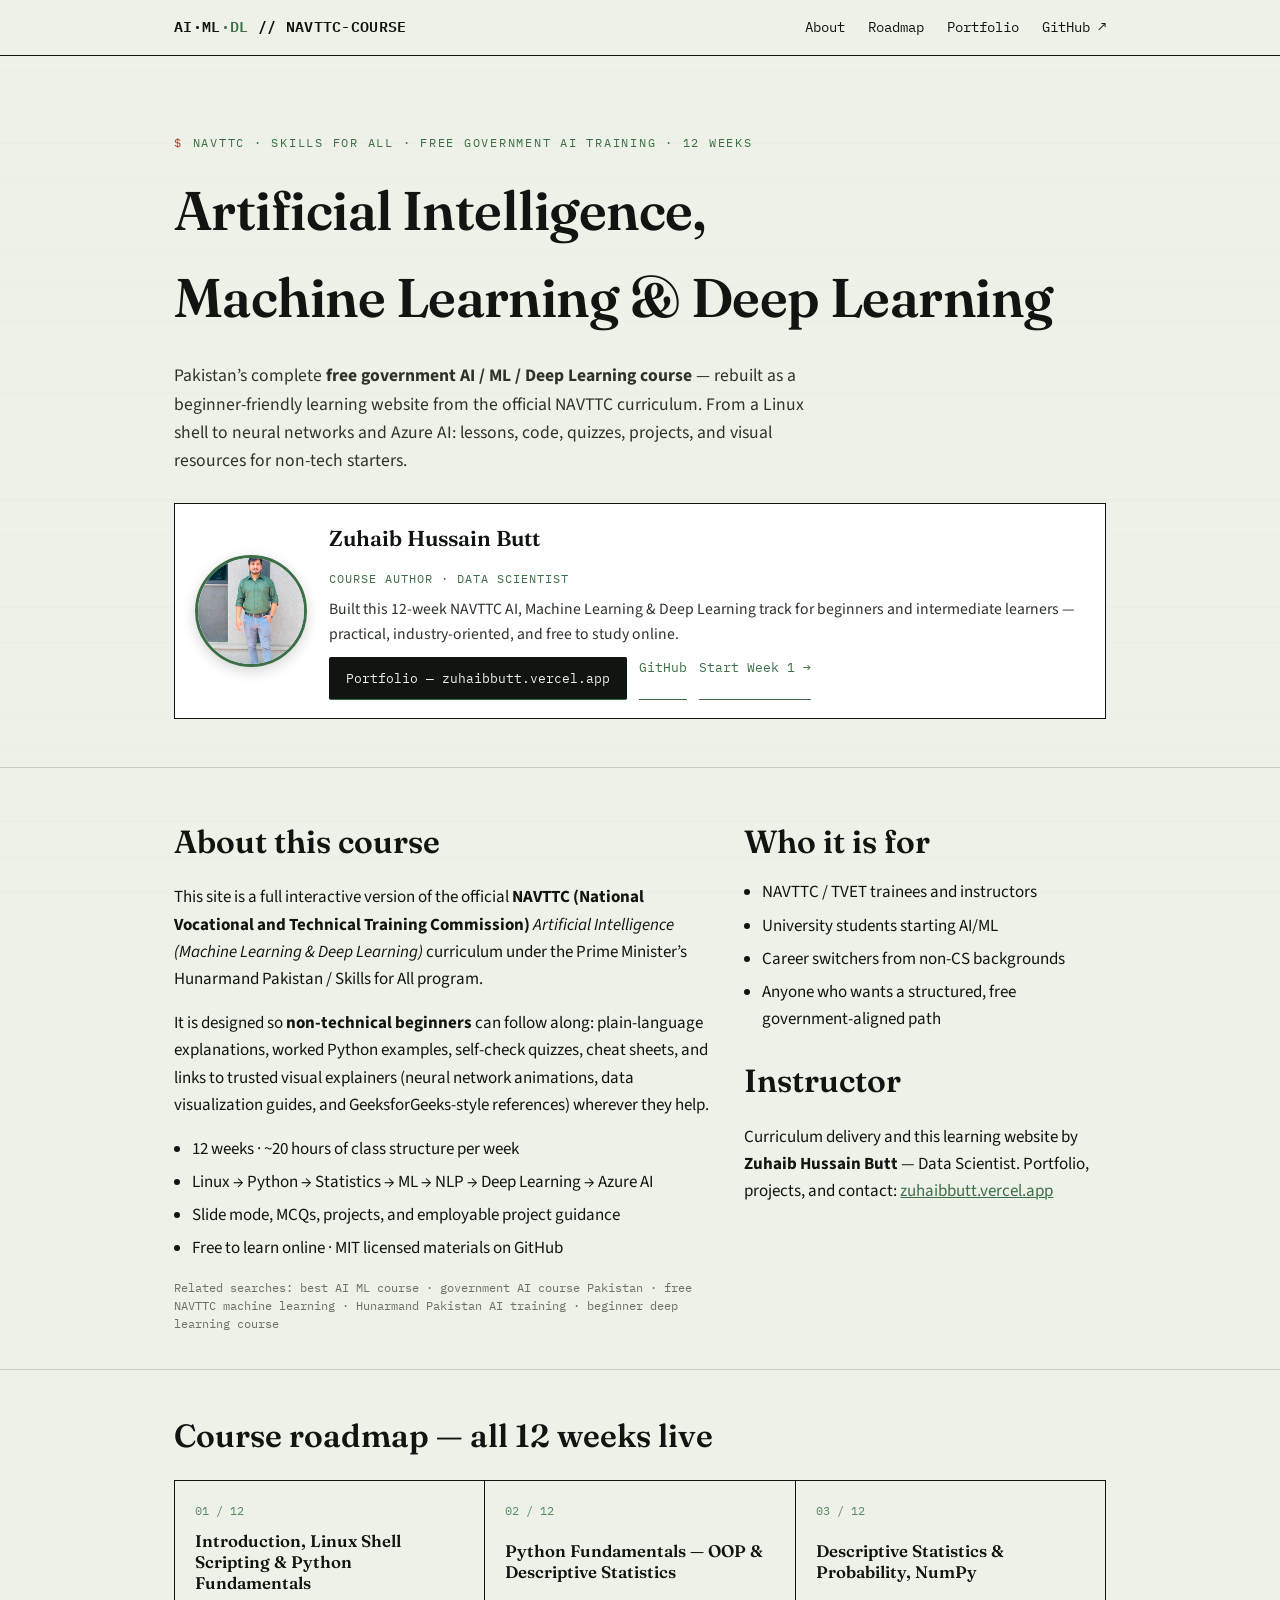
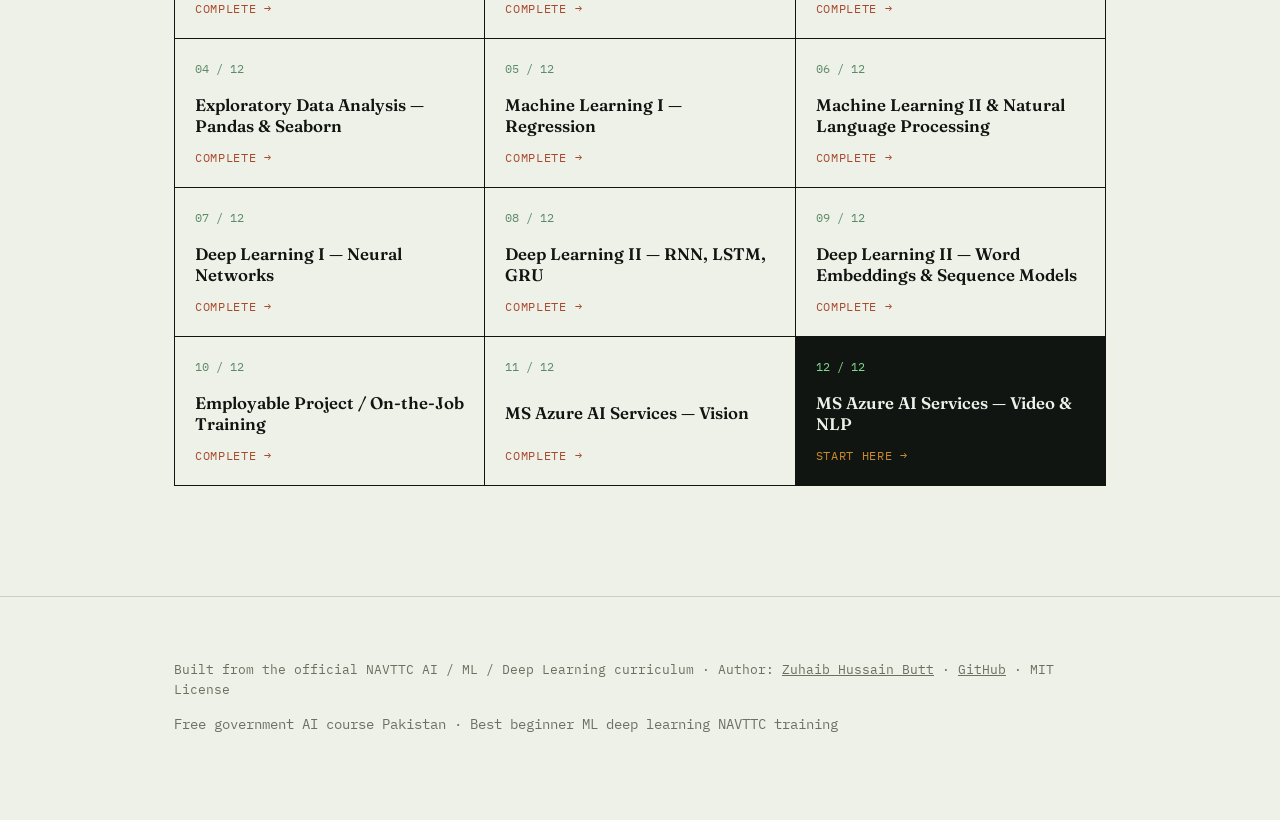
<file: index.html>
<!DOCTYPE html>
<html lang="en">
<head>
<meta charset="UTF-8">
<meta name="viewport" content="width=device-width, initial-scale=1.0">
<title>Best Free Government AI ML Deep Learning Course Pakistan | NAVTTC 12-Week Training by Zuhaib Hussain Butt</title>
<meta name="description" content="Best free government AI, Machine Learning and Deep Learning course in Pakistan. Complete 12-week NAVTTC Skills for All curriculum by Zuhaib Hussain Butt — Linux, Python, statistics, classical ML, NLP, neural networks, CNNs, LSTM, Azure AI. Beginner-friendly lessons, code, quizzes, and projects.">
<meta name="keywords" content="best AI ML course, best free AI course Pakistan, government AI course, NAVTTC AI course, Hunarmand Pakistan AI, machine learning course for beginners, deep learning course Pakistan, free government IT course, AI training NAVTTC, Zuhaib Hussain Butt, learn AI ML DL">
<meta name="author" content="Zuhaib Hussain Butt">
<meta name="robots" content="index, follow, max-image-preview:large">
<link rel="canonical" href="https://zuhaibbutt786.github.io/AI-ML-Navttc-course-By-zuhaib-/">

<!-- Open Graph -->
<meta property="og:type" content="website">
<meta property="og:title" content="Best Free Government AI · ML · Deep Learning Course | NAVTTC">
<meta property="og:description" content="12-week beginner-friendly NAVTTC Artificial Intelligence, Machine Learning & Deep Learning course — full lessons, code, quizzes, projects. Built by Zuhaib Hussain Butt.">
<meta property="og:url" content="https://zuhaibbutt786.github.io/AI-ML-Navttc-course-By-zuhaib-/">
<meta property="og:image" content="https://zuhaibbutt786.github.io/AI-ML-Navttc-course-By-zuhaib-/assets/img/zuhaib-hussain-butt.jpg">
<meta property="og:locale" content="en_PK">
<meta property="og:site_name" content="NAVTTC AI ML DL Course">

<!-- Twitter -->
<meta name="twitter:card" content="summary">
<meta name="twitter:title" content="Best Free Government AI ML Deep Learning Course | NAVTTC">
<meta name="twitter:description" content="Complete 12-week NAVTTC AI, ML & Deep Learning training — free, beginner-friendly, with code and quizzes.">
<meta name="twitter:image" content="https://zuhaibbutt786.github.io/AI-ML-Navttc-course-By-zuhaib-/assets/img/zuhaib-hussain-butt.jpg">

<link rel="preconnect" href="https://fonts.googleapis.com">
<link href="https://fonts.googleapis.com/css2?family=Fraunces:wght@500;600;700&family=Source+Sans+3:wght@400;500;600&family=IBM+Plex+Mono:wght@400;500;600&display=swap" rel="stylesheet">
<link rel="stylesheet" href="assets/css/style.css">

<!-- Structured data: Course -->
<script type="application/ld+json">
{
  "@context": "https://schema.org",
  "@type": "Course",
  "name": "Artificial Intelligence (Machine Learning & Deep Learning) — NAVTTC",
  "description": "A complete 12-week government (NAVTTC / Skills for All) Artificial Intelligence, Machine Learning and Deep Learning training program for beginners through intermediate learners. Includes Linux, Python, statistics, classical ML, NLP, deep learning, and Microsoft Azure AI services.",
  "url": "https://zuhaibbutt786.github.io/AI-ML-Navttc-course-By-zuhaib-/",
  "provider": {
    "@type": "Organization",
    "name": "National Vocational and Technical Training Commission (NAVTTC)",
    "sameAs": "https://navttc.gov.pk/"
  },
  "instructor": {
    "@type": "Person",
    "name": "Zuhaib Hussain Butt",
    "url": "https://zuhaibbutt.vercel.app/",
    "jobTitle": "Data Scientist & Course Author",
    "image": "https://zuhaibbutt786.github.io/AI-ML-Navttc-course-By-zuhaib-/assets/img/zuhaib-hussain-butt.jpg"
  },
  "isAccessibleForFree": true,
  "inLanguage": "en",
  "educationalLevel": "Beginner to Intermediate",
  "timeRequired": "P12W",
  "teaches": [
    "Artificial Intelligence",
    "Machine Learning",
    "Deep Learning",
    "Python",
    "Natural Language Processing",
    "Microsoft Azure AI"
  ],
  "hasCourseInstance": {
    "@type": "CourseInstance",
    "courseMode": "online",
    "courseWorkload": "PT20H"
  }
}
</script>
<script type="application/ld+json">
{
  "@context": "https://schema.org",
  "@type": "Person",
  "name": "Zuhaib Hussain Butt",
  "url": "https://zuhaibbutt.vercel.app/",
  "image": "https://zuhaibbutt786.github.io/AI-ML-Navttc-course-By-zuhaib-/assets/img/zuhaib-hussain-butt.jpg",
  "jobTitle": "Data Scientist",
  "alumniOf": "GIFT University",
  "sameAs": [
    "https://github.com/zuhaibbutt786",
    "https://zuhaibbutt.vercel.app/"
  ]
}
</script>
</head>
<body>

<header class="topbar">
  <div class="wrap">
    <div class="brand"><a href="index.html" style="color:inherit;text-decoration:none;">AI·ML<span>·DL</span> // navttc-course</a></div>
    <nav class="topnav">
      <a href="#about">About</a>
      <a href="#roadmap">Roadmap</a>
      <a href="https://zuhaibbutt.vercel.app/" target="_blank" rel="noopener">Portfolio</a>
      <a href="https://github.com/zuhaibbutt786/AI-ML-Navttc-course-By-zuhaib-" target="_blank" rel="noopener">GitHub ↗</a>
    </nav>
  </div>
</header>

<section class="hero">
  <div class="wrap">
    <p class="eyebrow">NAVTTC · Skills for All · Free government AI training · 12 weeks</p>
    <h1>Artificial Intelligence,<br>Machine Learning &amp; Deep Learning</h1>
    <p class="lede">Pakistan’s complete <strong>free government AI / ML / Deep Learning course</strong> —
      rebuilt as a beginner-friendly learning website from the official NAVTTC curriculum.
      From a Linux shell to neural networks and Azure AI: lessons, code, quizzes, projects,
      and visual resources for non-tech starters.</p>

    <div class="instructor-card">
      <img class="avatar" src="assets/img/zuhaib-hussain-butt.jpg" width="112" height="112"
           alt="Zuhaib Hussain Butt — Data Scientist and NAVTTC AI ML Deep Learning course author" />
      <div class="info">
        <h2>Zuhaib Hussain Butt</h2>
        <p class="role">Course author · Data Scientist</p>
        <p class="bio">Built this 12-week NAVTTC AI, Machine Learning &amp; Deep Learning track
          for beginners and intermediate learners — practical, industry-oriented, and free to study online.</p>
        <div class="links">
          <a class="btn-primary" href="https://zuhaibbutt.vercel.app/" target="_blank" rel="noopener">Portfolio — zuhaibbutt.vercel.app</a>
          <a href="https://github.com/zuhaibbutt786" target="_blank" rel="noopener">GitHub</a>
          <a href="week1/index.html">Start Week 1 →</a>
        </div>
      </div>
    </div>
  </div>
</section>

<section class="about-section" id="about">
  <div class="wrap">
    <div class="about-grid">
      <div>
        <h2>About this course</h2>
        <p>This site is a full interactive version of the official
          <strong>NAVTTC (National Vocational and Technical Training Commission)</strong>
          <em>Artificial Intelligence (Machine Learning &amp; Deep Learning)</em> curriculum
          under the Prime Minister’s Hunarmand Pakistan / Skills for All program.</p>
        <p>It is designed so <strong>non-technical beginners</strong> can follow along:
          plain-language explanations, worked Python examples, self-check quizzes, cheat sheets,
          and links to trusted visual explainers (neural network animations, data visualization guides,
          and GeeksforGeeks-style references) wherever they help.</p>
        <ul class="feature-list">
          <li>12 weeks · ~20 hours of class structure per week</li>
          <li>Linux → Python → Statistics → ML → NLP → Deep Learning → Azure AI</li>
          <li>Slide mode, MCQs, projects, and employable project guidance</li>
          <li>Free to learn online · MIT licensed materials on GitHub</li>
        </ul>
        <p class="seo-keywords">Related searches: best AI ML course · government AI course Pakistan ·
          free NAVTTC machine learning · Hunarmand Pakistan AI training · beginner deep learning course</p>
      </div>
      <div>
        <h2>Who it is for</h2>
        <ul class="feature-list">
          <li>NAVTTC / TVET trainees and instructors</li>
          <li>University students starting AI/ML</li>
          <li>Career switchers from non-CS backgrounds</li>
          <li>Anyone who wants a structured, free government-aligned path</li>
        </ul>
        <h2 style="margin-top:22px;">Instructor</h2>
        <p>Curriculum delivery and this learning website by
          <strong>Zuhaib Hussain Butt</strong> — Data Scientist.
          Portfolio, projects, and contact:
          <a href="https://zuhaibbutt.vercel.app/" target="_blank" rel="noopener">zuhaibbutt.vercel.app</a></p>
      </div>
    </div>
  </div>
</section>

<section class="week-index" id="roadmap">
  <div class="wrap">
    <h2 class="section-title" style="margin-bottom:18px;">Course roadmap — all 12 weeks live</h2>
<div class="week-grid">

      <a class="week-card" href="week1/index.html">
        <span class="num">01 / 12</span>
        <div>
          <h3>Introduction, Linux Shell Scripting &amp; Python Fundamentals</h3>
        </div>
        <span class="tag">Complete →</span>
      </a>

      <a class="week-card" href="week2/index.html">
        <span class="num">02 / 12</span>
        <div><h3>Python Fundamentals — OOP &amp; Descriptive Statistics</h3></div>
        <span class="tag">Complete →</span>
      </a>

      <a class="week-card" href="week3/index.html">
        <span class="num">03 / 12</span>
        <div><h3>Descriptive Statistics &amp; Probability, NumPy</h3></div>
        <span class="tag">Complete →</span>
      </a>

      <a class="week-card" href="week4/index.html">
        <span class="num">04 / 12</span>
        <div><h3>Exploratory Data Analysis — Pandas &amp; Seaborn</h3></div>
        <span class="tag">Complete →</span>
      </a>

      <a class="week-card" href="week5/index.html">
        <span class="num">05 / 12</span>
        <div><h3>Machine Learning I — Regression</h3></div>
        <span class="tag">Complete →</span>
      </a>

      <a class="week-card" href="week6/index.html">
        <span class="num">06 / 12</span>
        <div><h3>Machine Learning II &amp; Natural Language Processing</h3></div>
        <span class="tag">Complete →</span>
      </a>

      <a class="week-card" href="week7/index.html">
        <span class="num">07 / 12</span>
        <div><h3>Deep Learning I — Neural Networks</h3></div>
        <span class="tag">Complete →</span>
      </a>

      <a class="week-card" href="week8/index.html">
        <span class="num">08 / 12</span>
        <div><h3>Deep Learning II — RNN, LSTM, GRU</h3></div>
        <span class="tag">Complete →</span>
      </a>

      <a class="week-card" href="week9/index.html">
        <span class="num">09 / 12</span>
        <div><h3>Deep Learning II — Word Embeddings &amp; Sequence Models</h3></div>
        <span class="tag">Complete →</span>
      </a>

      <a class="week-card" href="week10/index.html">
        <span class="num">10 / 12</span>
        <div><h3>Employable Project / On-the-Job Training</h3></div>
        <span class="tag">Complete →</span>
      </a>

      <a class="week-card" href="week11/index.html">
        <span class="num">11 / 12</span>
        <div><h3>MS Azure AI Services — Vision</h3></div>
        <span class="tag">Complete →</span>
      </a>

      <a class="week-card active" href="week12/index.html">
        <span class="num">12 / 12</span>
        <div><h3>MS Azure AI Services — Video &amp; NLP</h3></div>
        <span class="tag">Start here →</span>
      </a>

    </div>
  </div>
</section>

<footer>
  <div class="wrap">
    <p>Built from the official NAVTTC AI / ML / Deep Learning curriculum ·
      Author: <a href="https://zuhaibbutt.vercel.app/" target="_blank" rel="noopener">Zuhaib Hussain Butt</a> ·
      <a href="https://github.com/zuhaibbutt786/AI-ML-Navttc-course-By-zuhaib-">GitHub</a> · MIT License</p>
    <p style="font-size:.85rem;color:#6a7264;">Free government AI course Pakistan · Best beginner ML deep learning NAVTTC training</p>
  </div>
</footer>

</body>
</html>
</file>
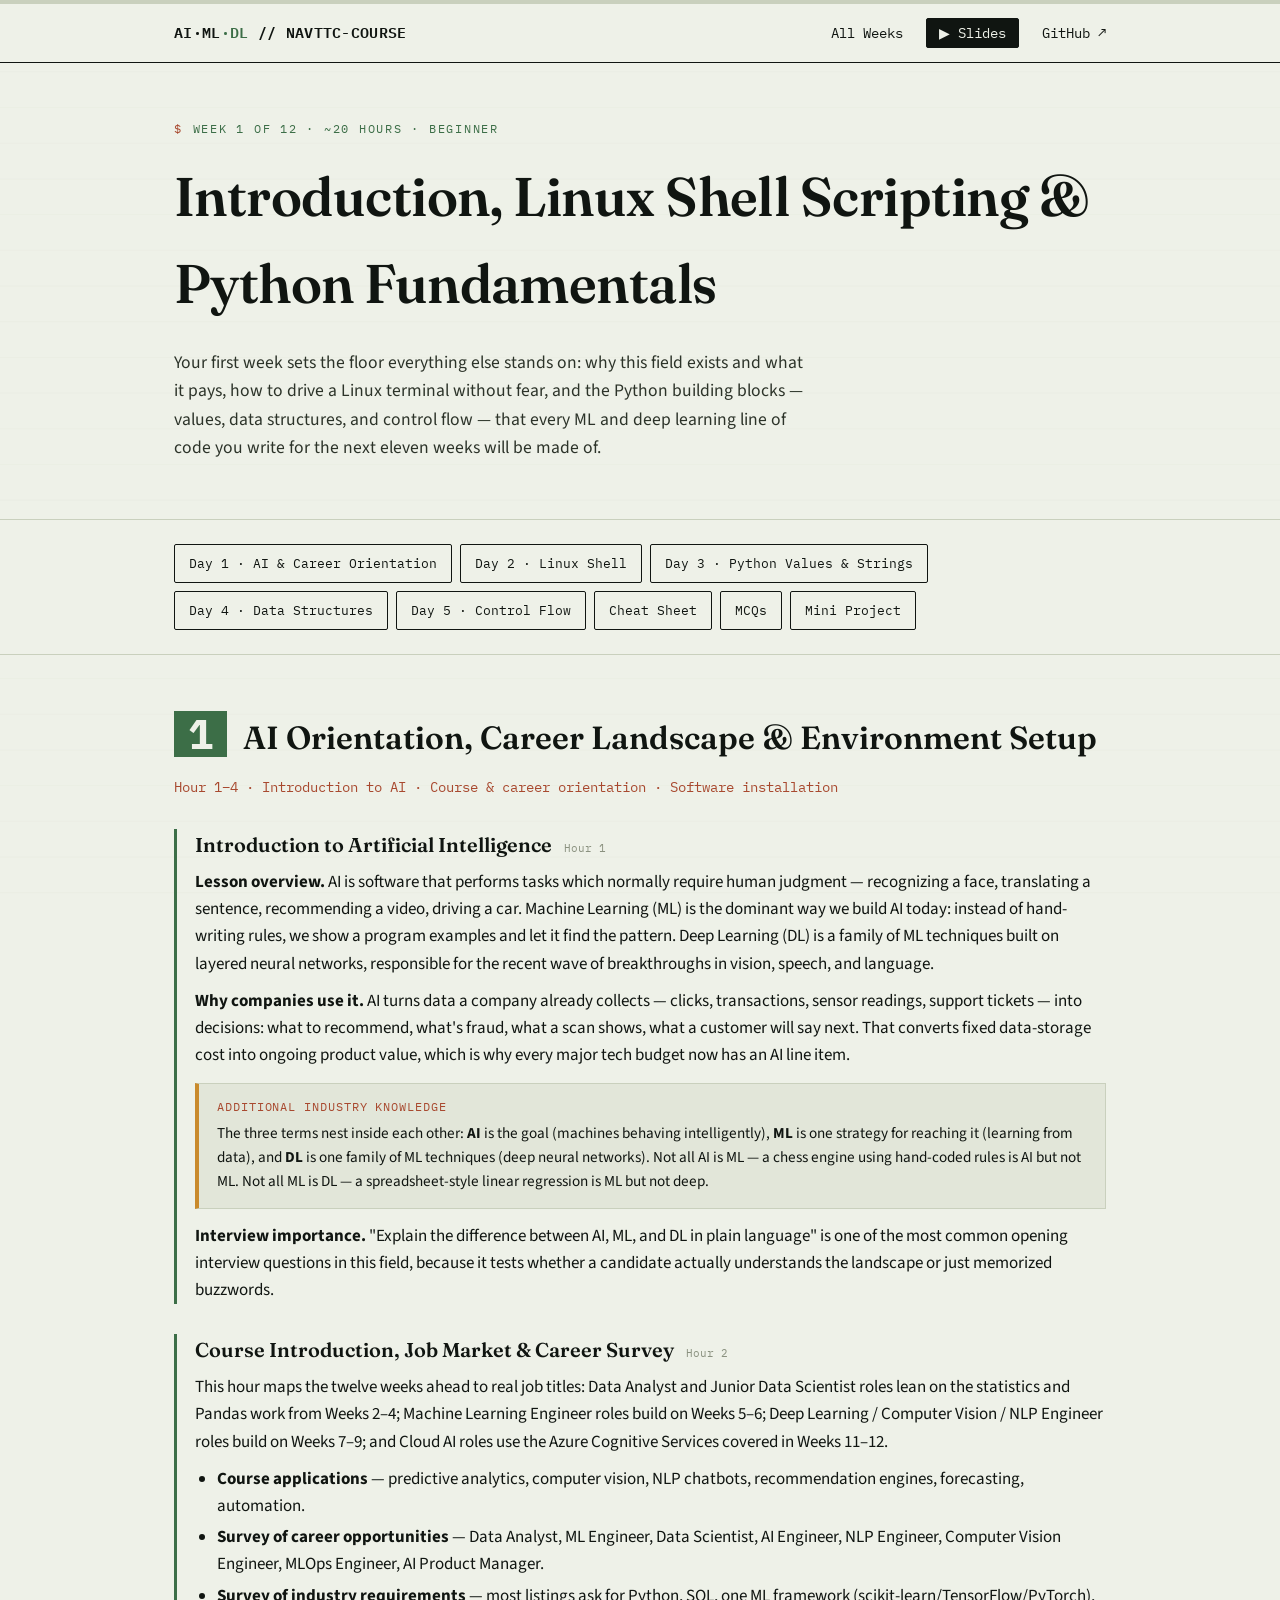
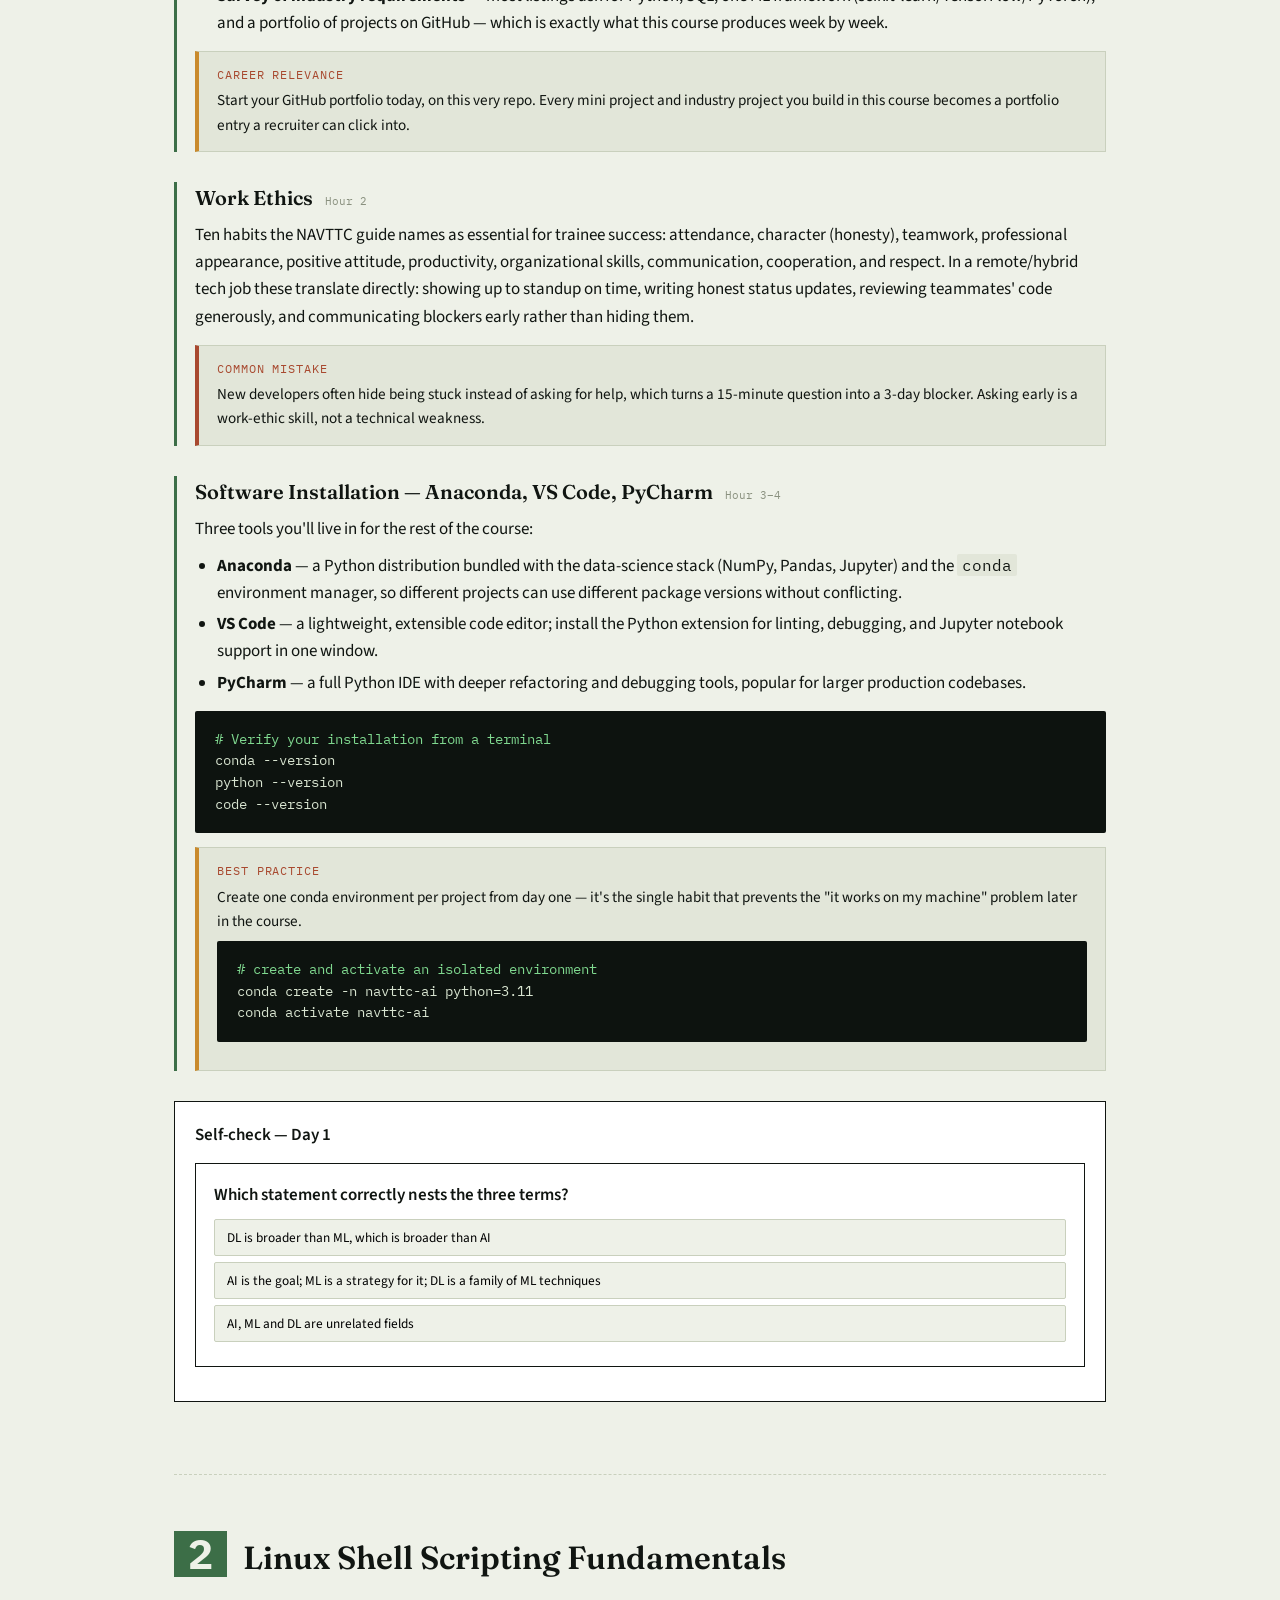
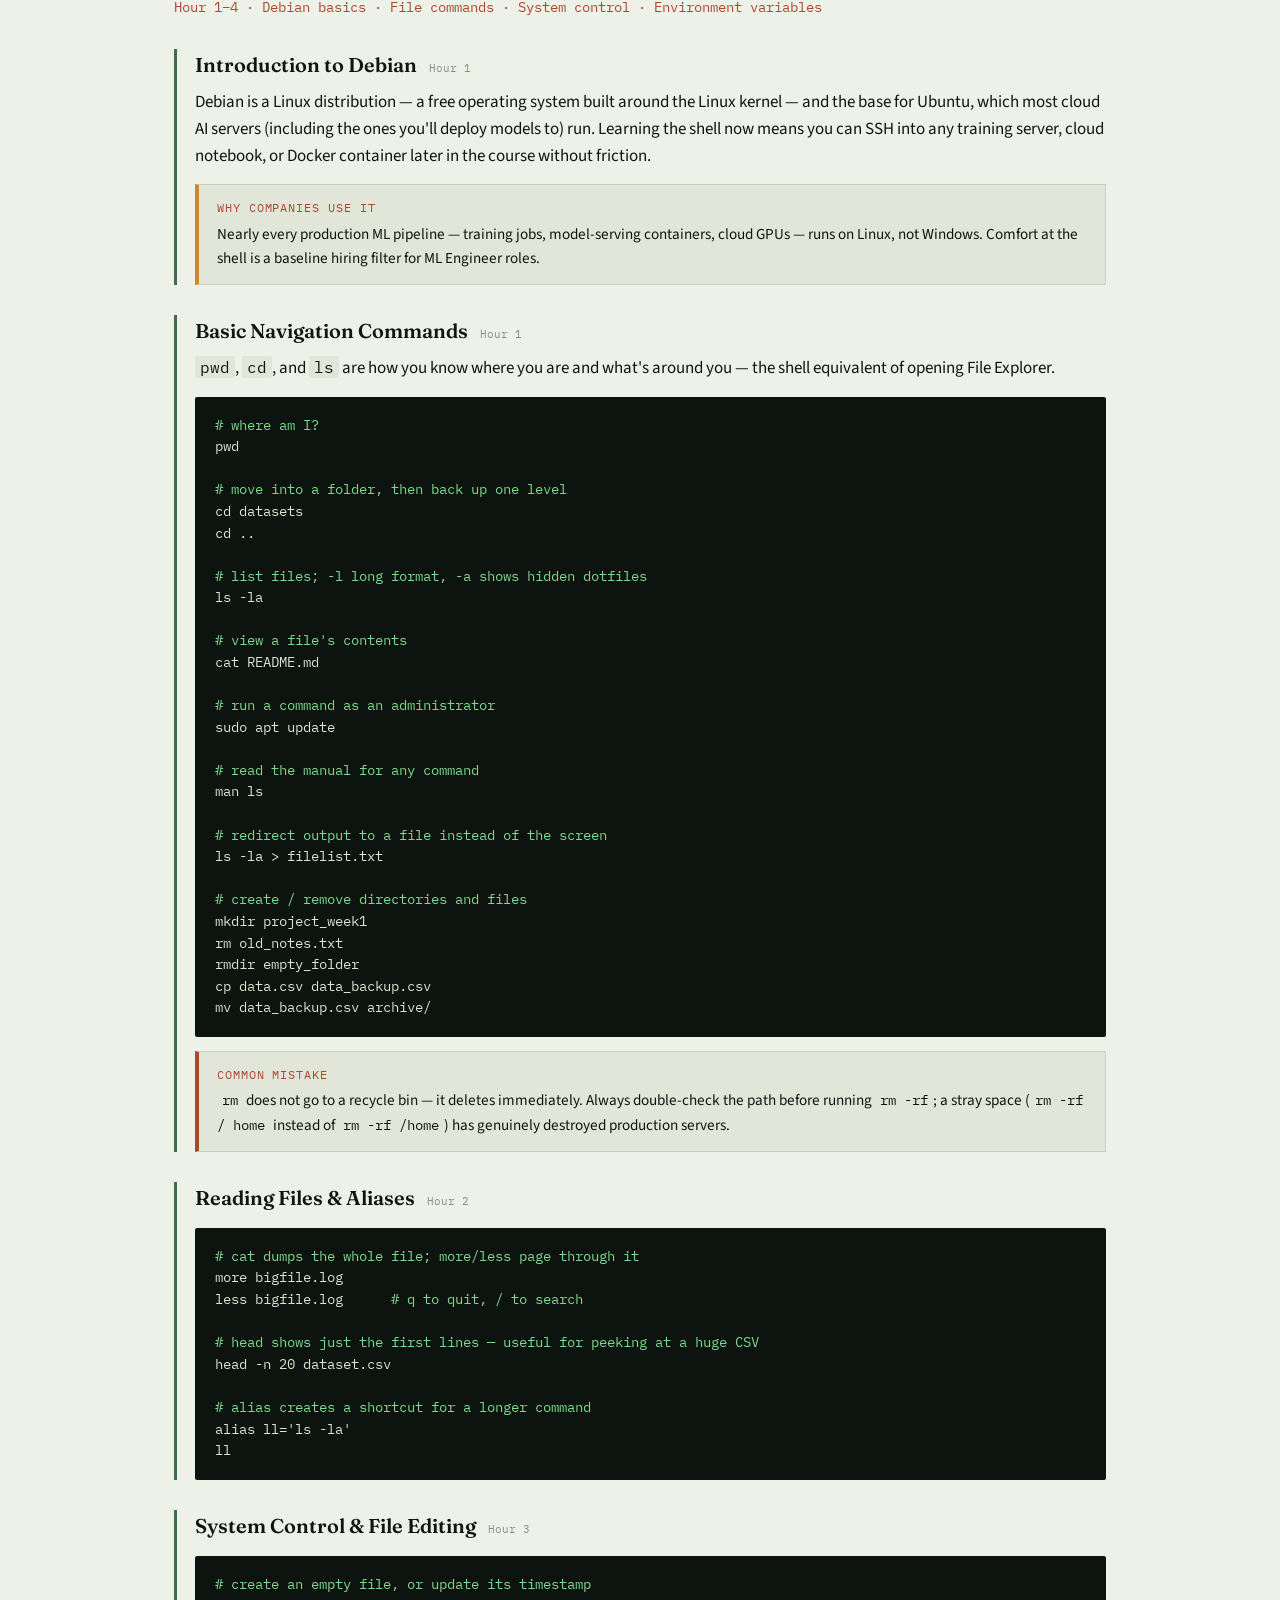
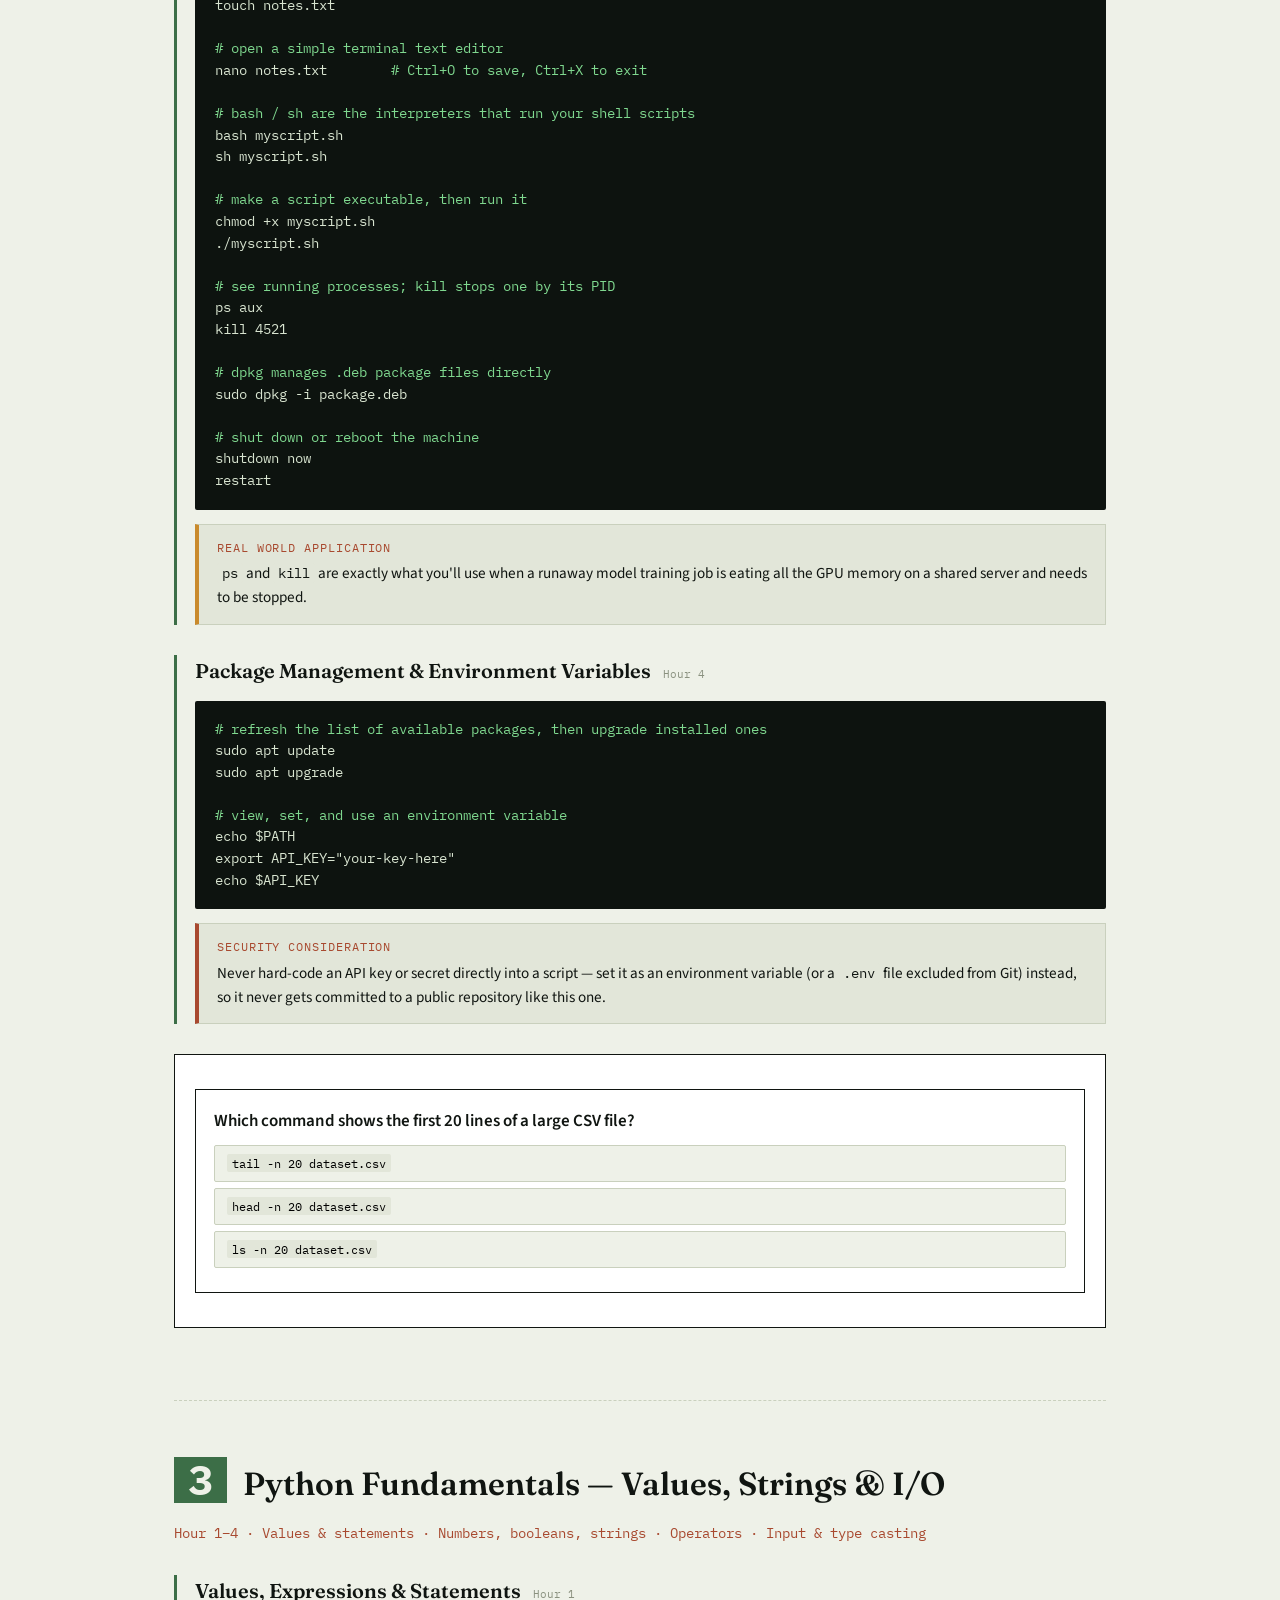
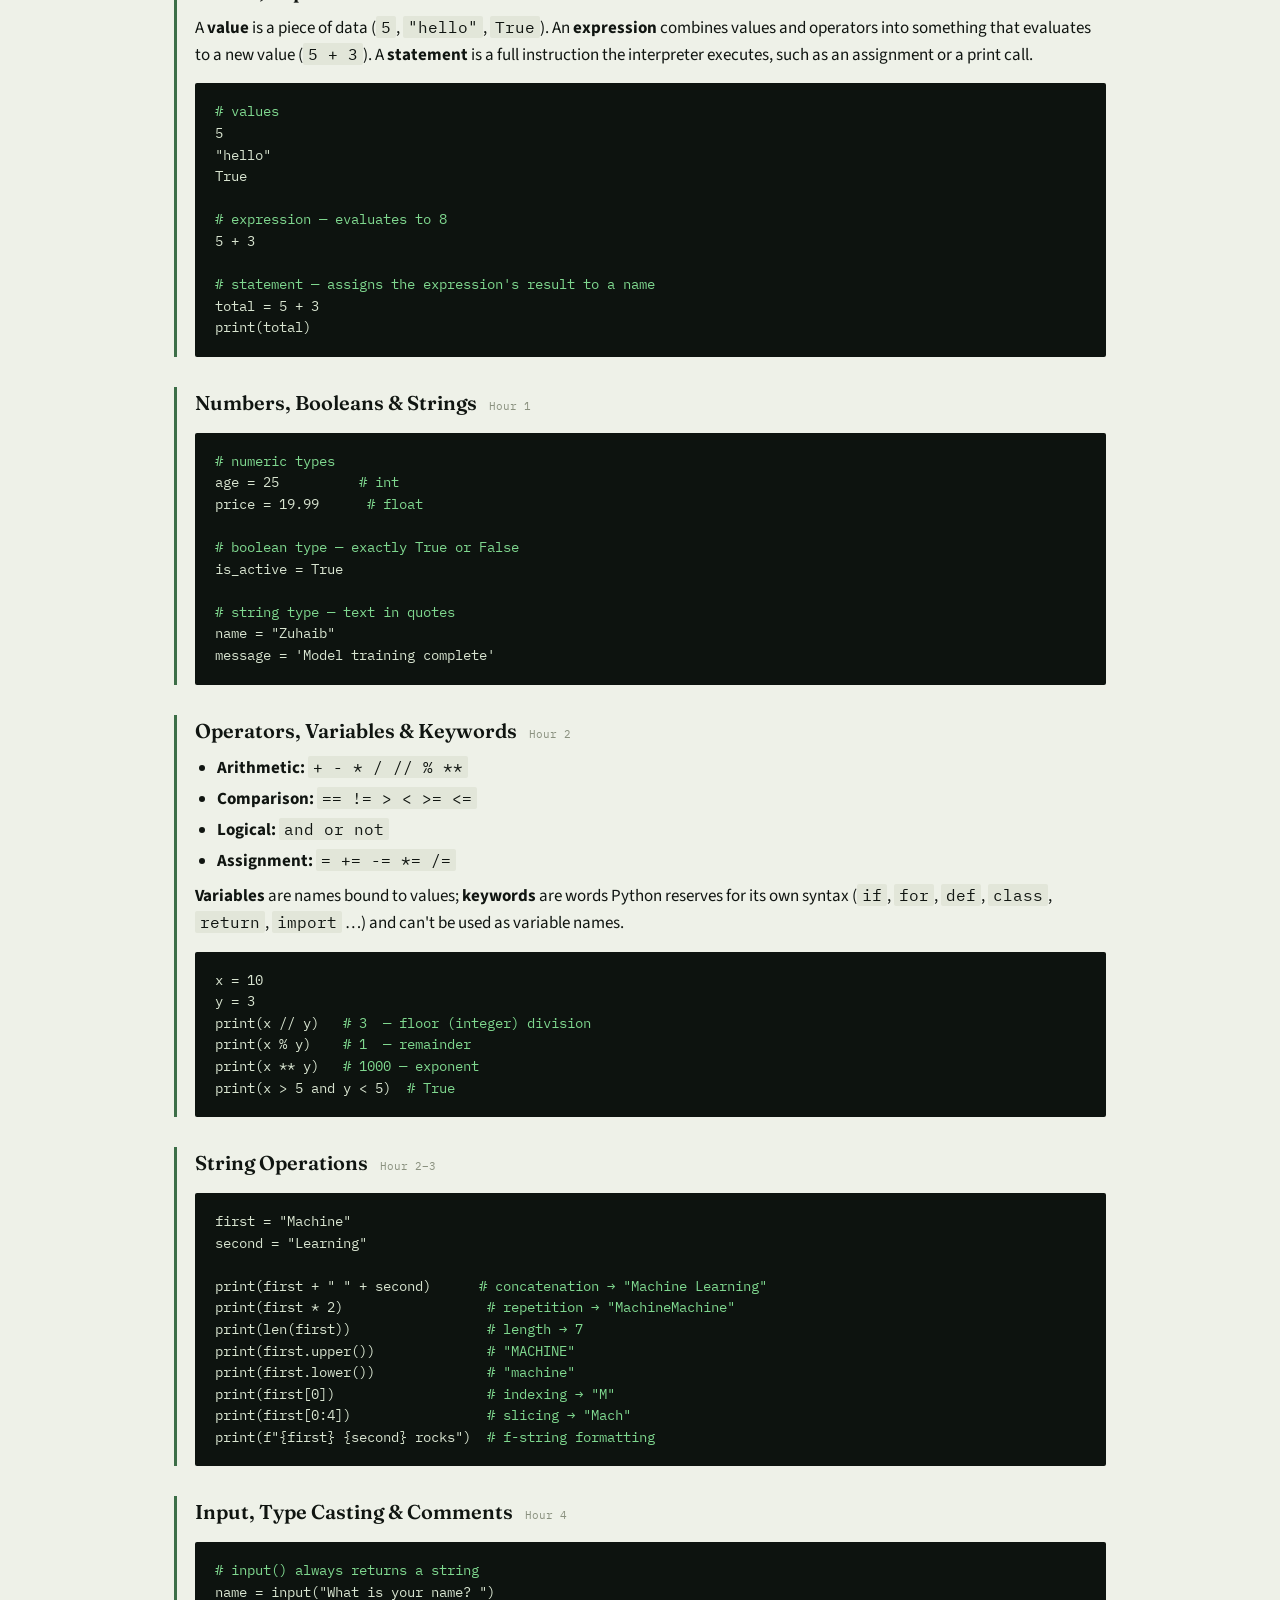
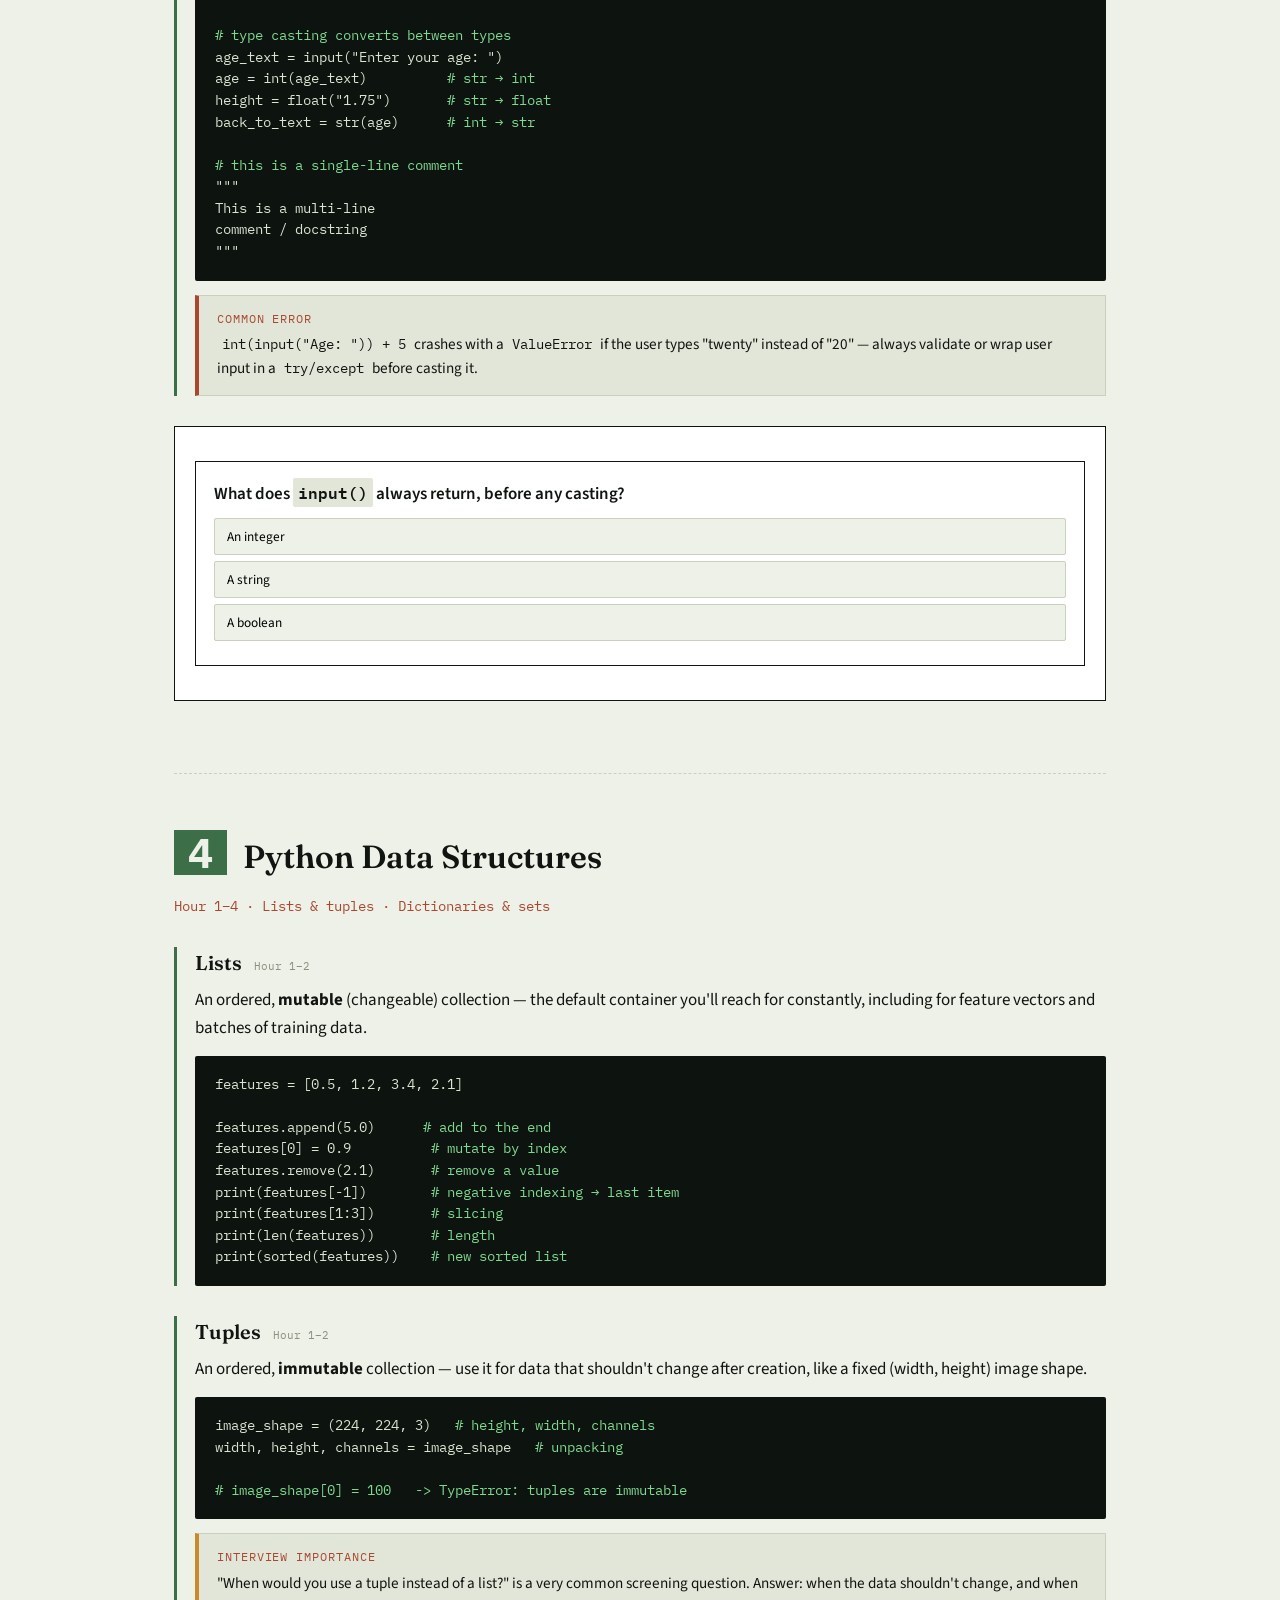
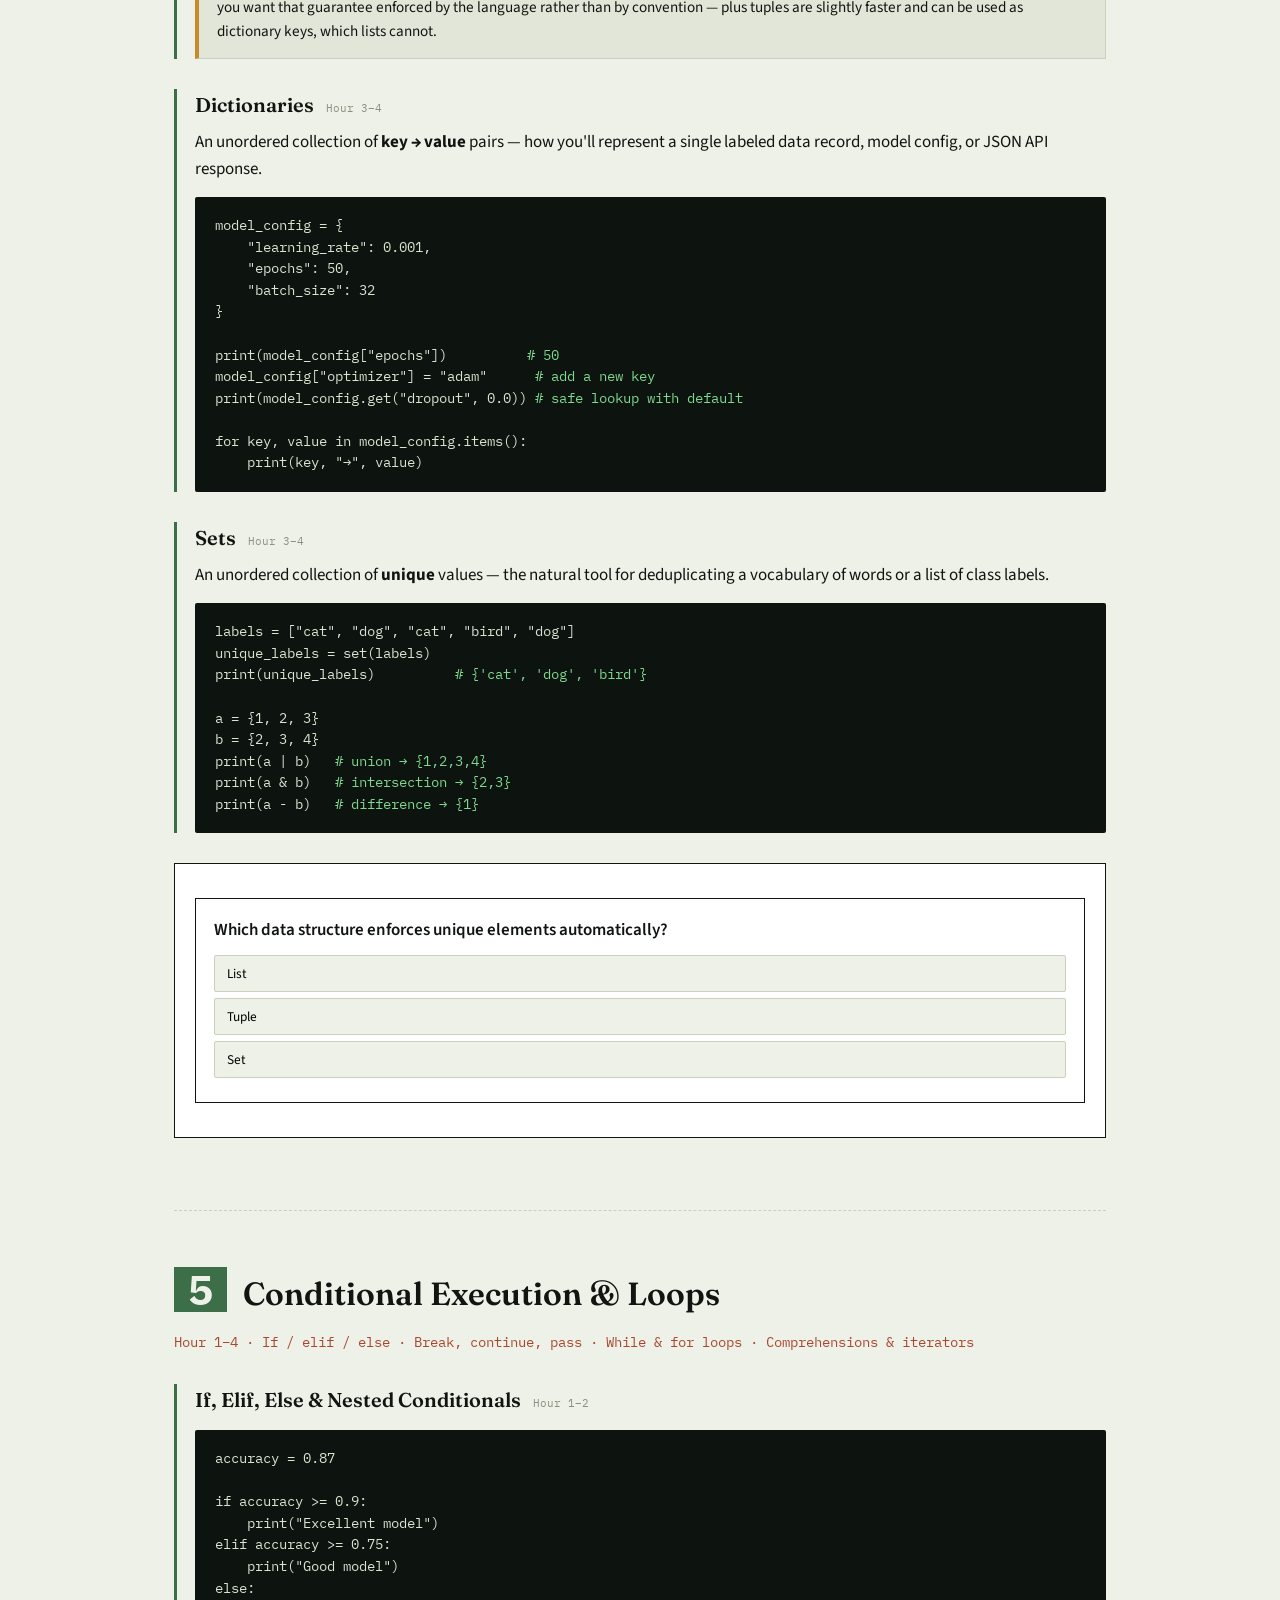
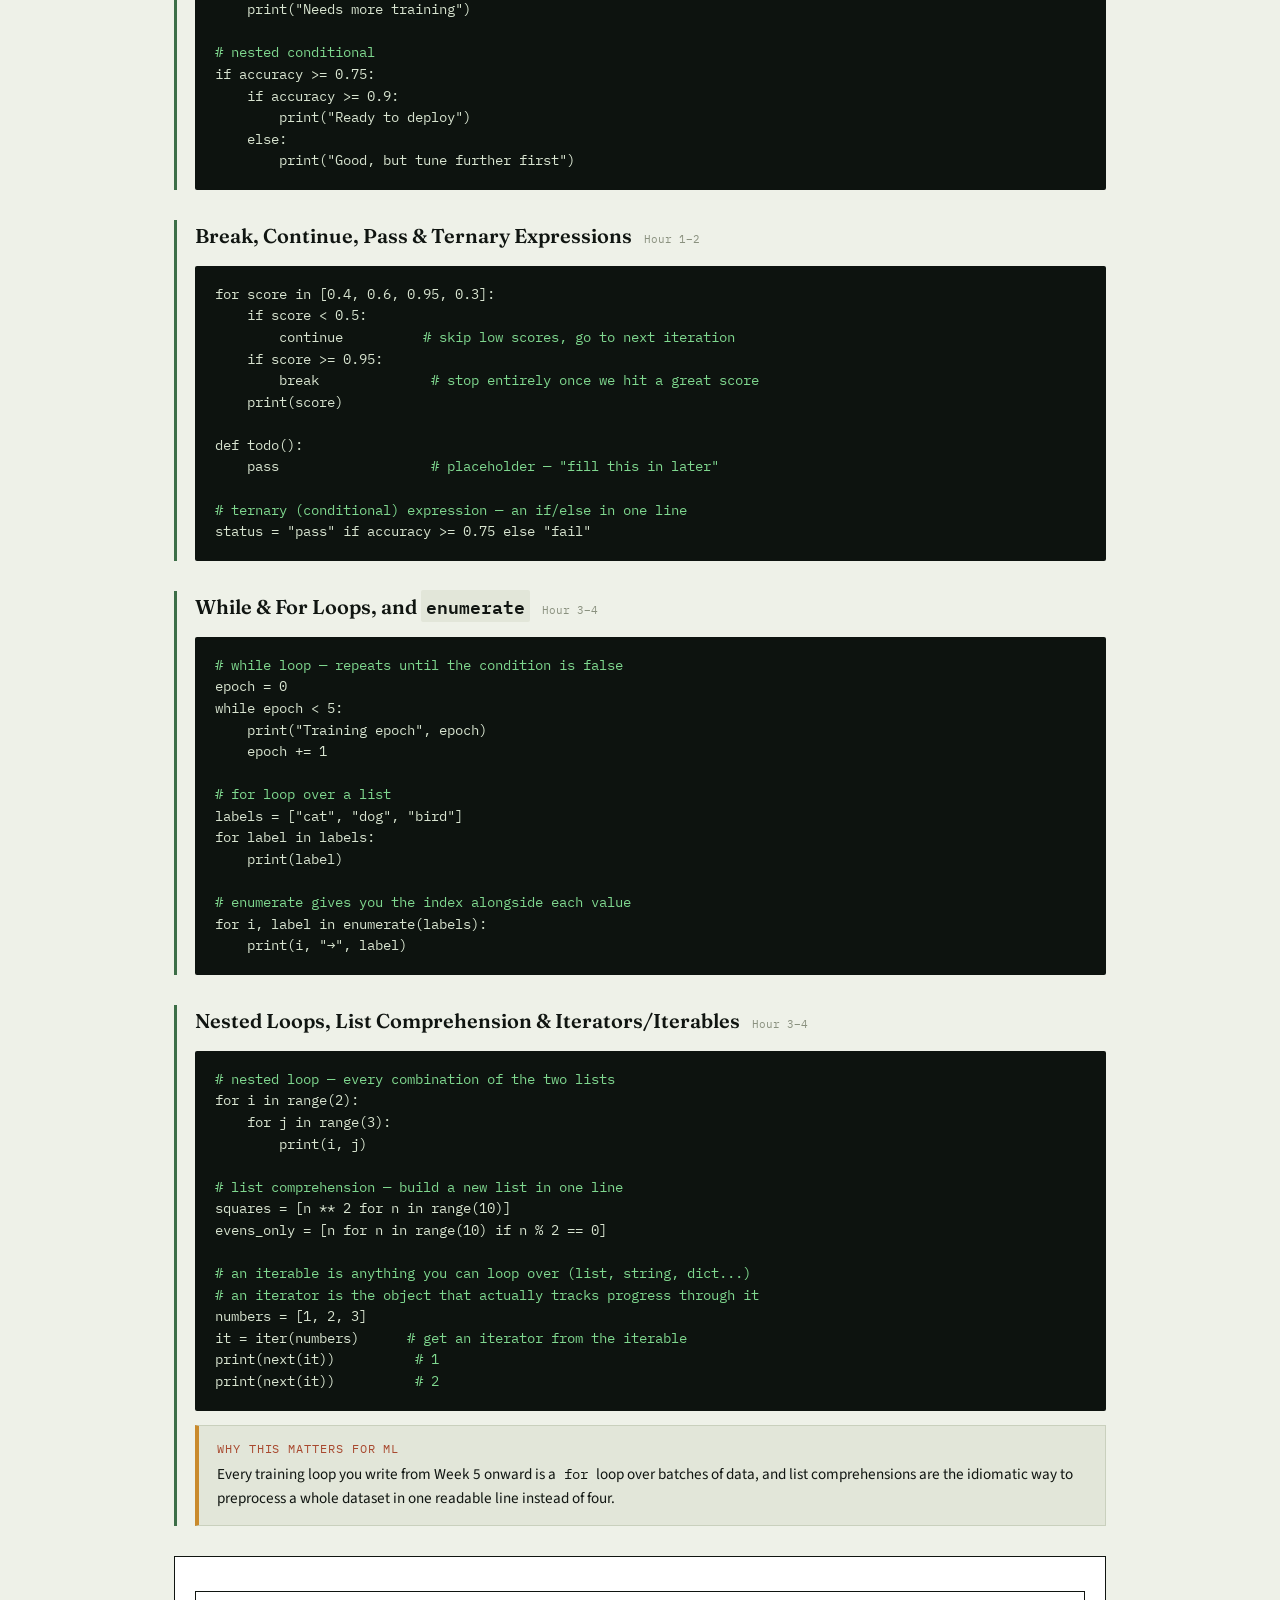
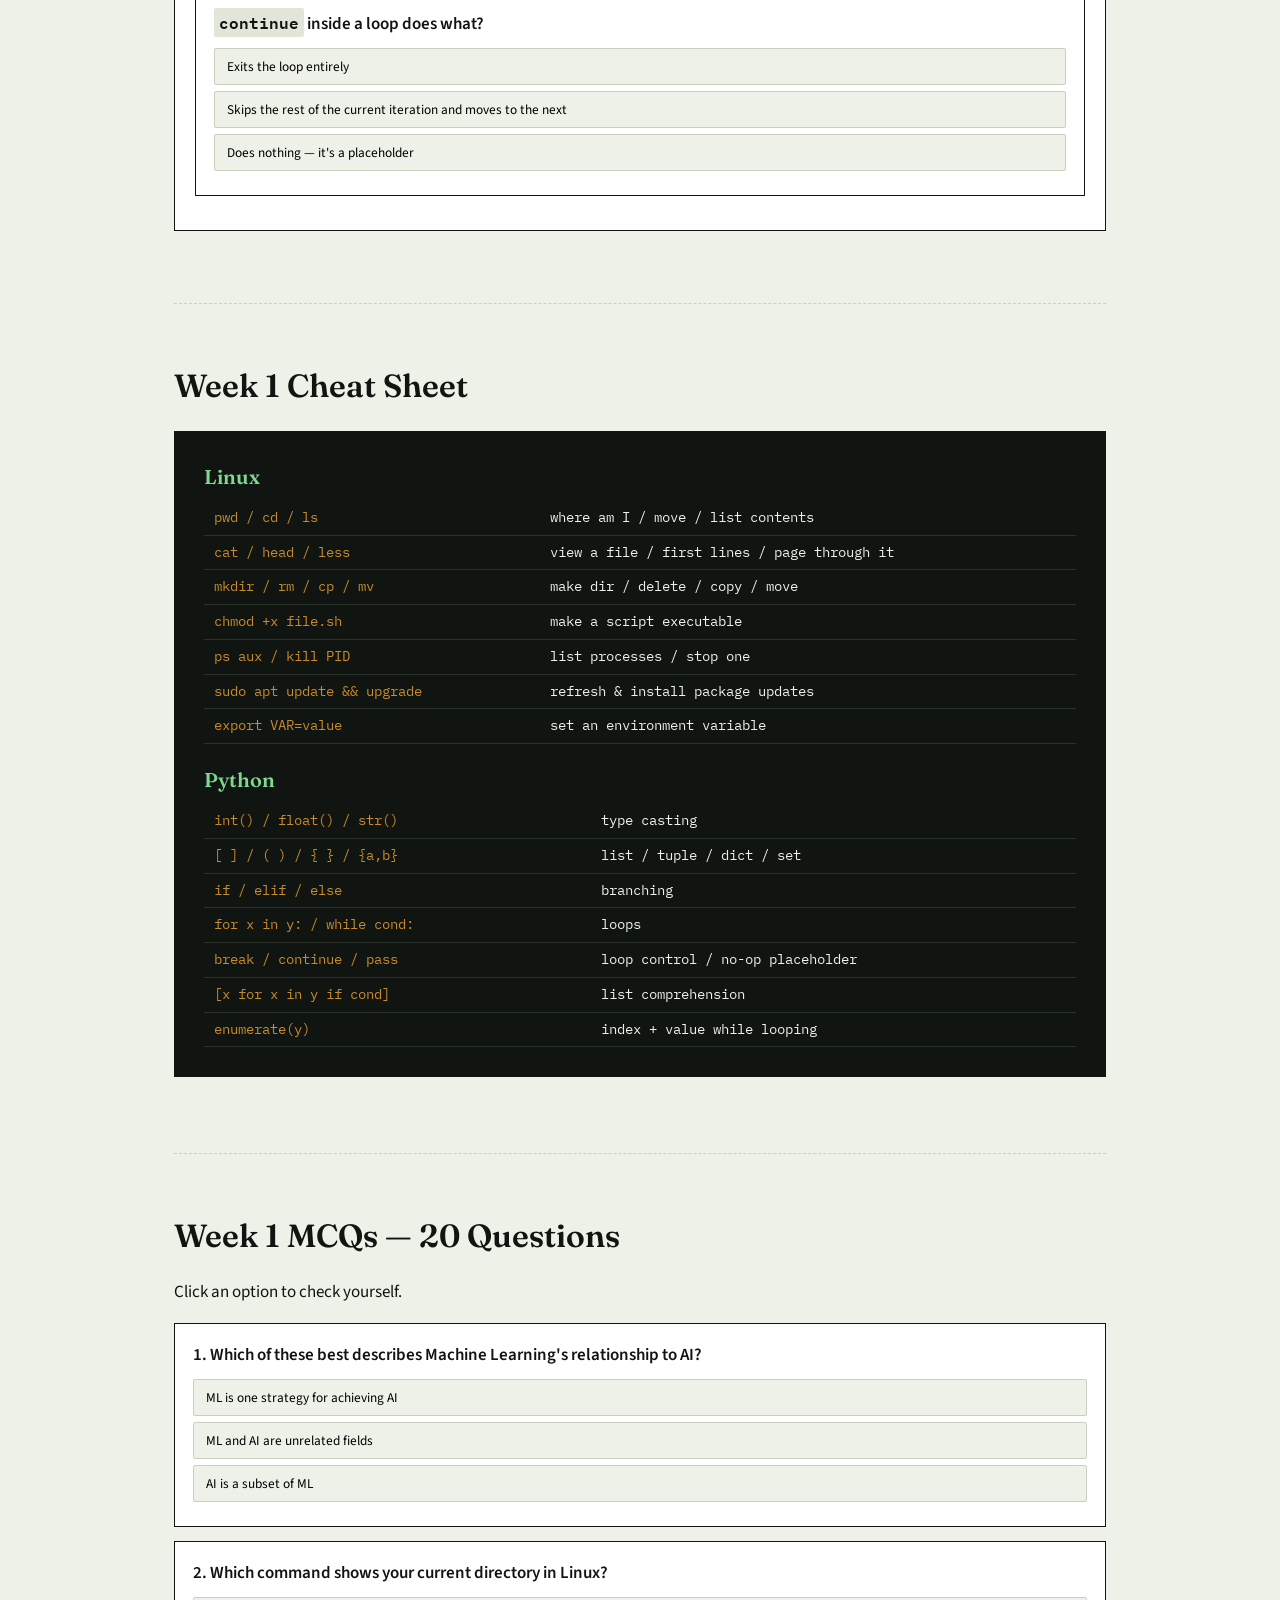
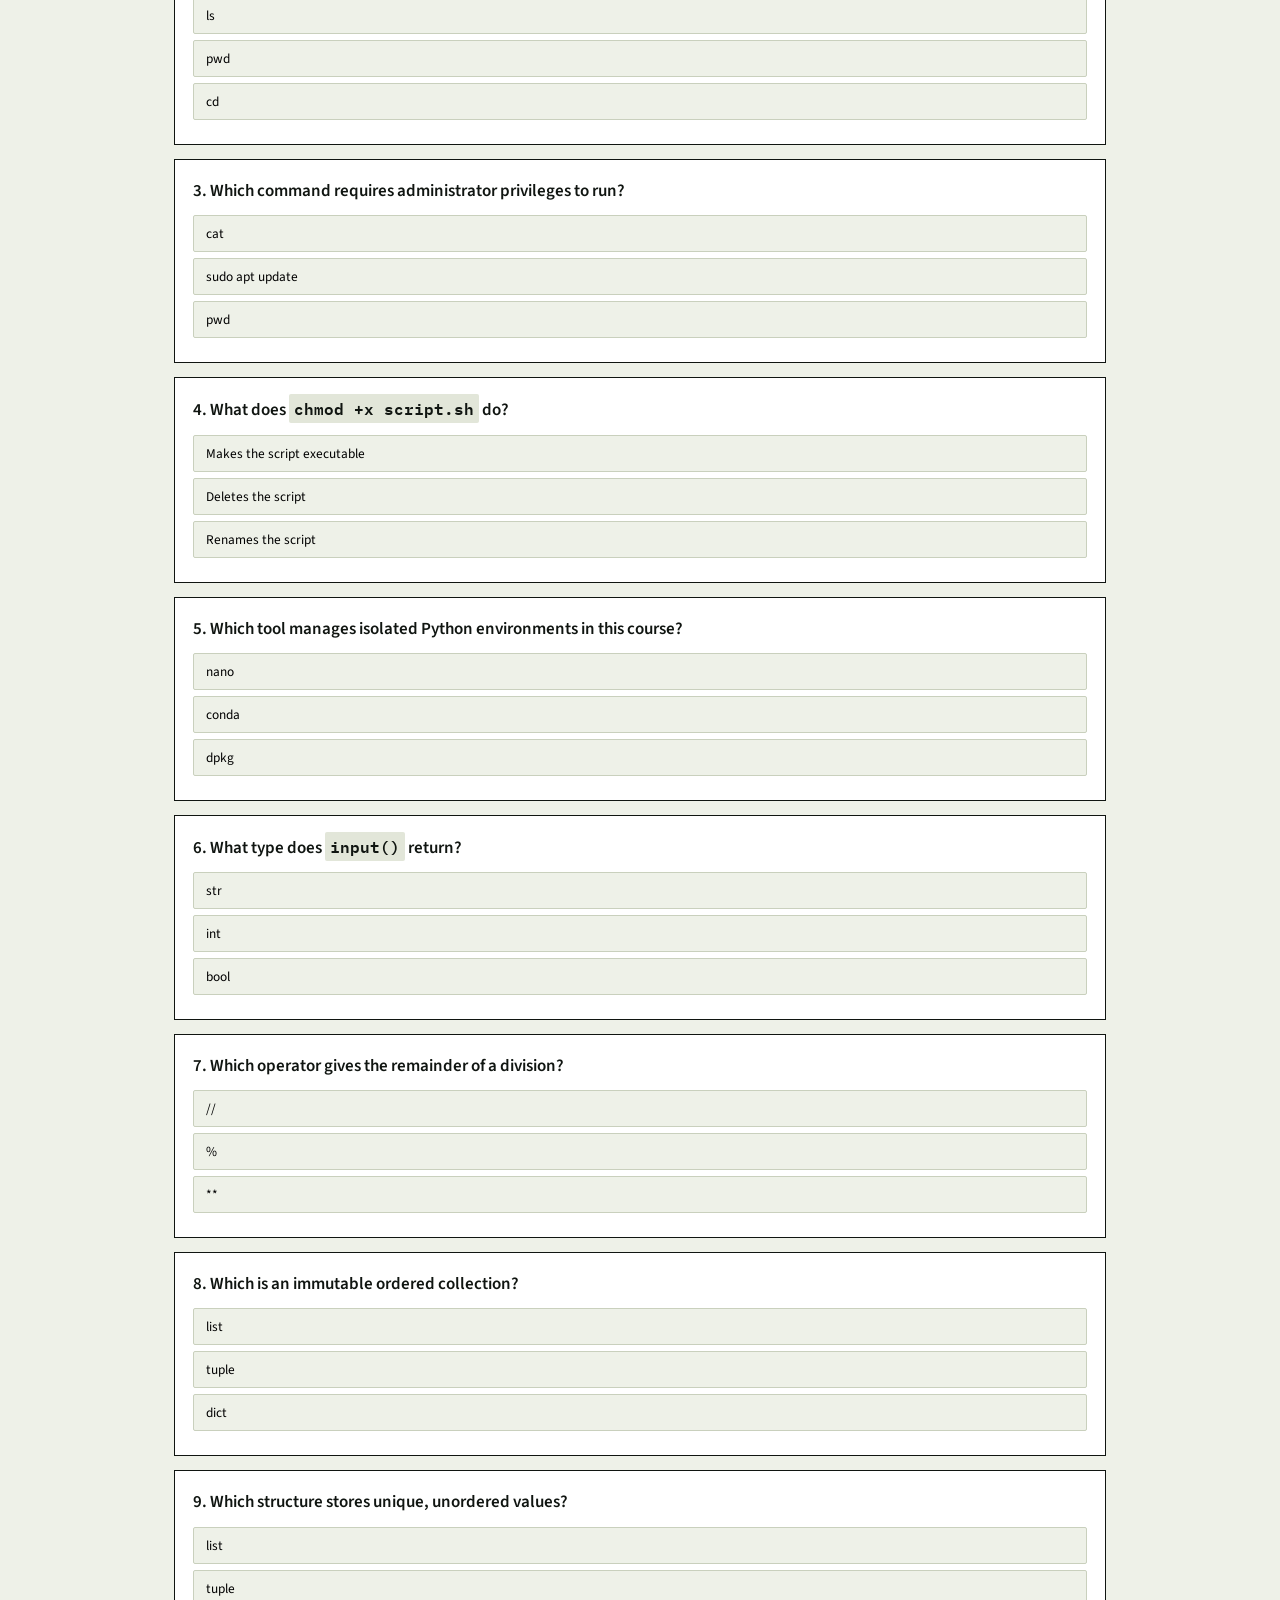
<file: week1/index.html>
<!DOCTYPE html>
<html lang="en">
<head>
<meta charset="UTF-8">
<meta name="viewport" content="width=device-width, initial-scale=1.0">
<title>Week 1 — Introduction, Linux Shell &amp; Python Fundamentals | AI·ML·DL Course</title>
<meta name="description" content="Week 1 of the NAVTTC AI, ML &amp; Deep Learning course: intro to AI, career orientation, Linux shell scripting fundamentals, and Python fundamentals — with code, exercises, quizzes and a cheat sheet.">
<meta name="keywords" content="AI course, machine learning, deep learning, NAVTTC, Linux shell scripting, Python fundamentals, week 1">
<meta property="og:title" content="Week 1 — Introduction, Linux Shell &amp; Python Fundamentals">
<meta property="og:description" content="Day-by-day lessons covering AI orientation, Linux basics, and Python fundamentals from the NAVTTC AI/ML/DL curriculum.">
<link rel="preconnect" href="https://fonts.googleapis.com">
<link href="https://fonts.googleapis.com/css2?family=Fraunces:wght@500;600;700&family=Source+Sans+3:wght@400;500;600&family=IBM+Plex+Mono:wght@400;500;600&display=swap" rel="stylesheet">
<link rel="stylesheet" href="../assets/css/style.css">
</head>
<body>

<div class="progress-track"><div class="progress-fill"></div></div>

<header class="topbar">
  <div class="wrap">
    <div class="brand"><a href="../index.html" style="color:inherit;text-decoration:none;">AI·ML<span>·DL</span> // navttc-course</a></div>
    <nav class="topnav">
      <a href="../index.html">All Weeks</a>
      <button id="slideModeToggle" class="topnav-btn">&#9654; Slides</button>
      <a href="https://github.com/zuhaibbutt786/AI-ML-Navttc-course-By-zuhaib-" target="_blank" rel="noopener">GitHub ↗</a>
    </nav>
  </div>
</header>

<section class="hero" style="padding-top:44px;">
  <div class="wrap">
    <p class="eyebrow">week 1 of 12 · ~20 hours · beginner</p>
    <h1>Introduction, Linux Shell Scripting &amp; Python Fundamentals</h1>
    <p class="lede">Your first week sets the floor everything else stands on: why this field exists and
      what it pays, how to drive a Linux terminal without fear, and the Python building blocks
      — values, data structures, and control flow — that every ML and deep learning line of code
      you write for the next eleven weeks will be made of.</p>
  </div>
</section>

<nav class="daynav">
  <div class="wrap" style="display:flex;gap:8px;flex-wrap:wrap;">
    <a href="#day1">Day 1 · AI &amp; Career Orientation</a>
    <a href="#day2">Day 2 · Linux Shell</a>
    <a href="#day3">Day 3 · Python Values &amp; Strings</a>
    <a href="#day4">Day 4 · Data Structures</a>
    <a href="#day5">Day 5 · Control Flow</a>
    <a href="#cheatsheet">Cheat Sheet</a>
    <a href="#mcqs">MCQs</a>
    <a href="#project">Mini Project</a>
  </div>
</nav>

<main class="wrap">

<!-- ============================================================ DAY 1 -->
<section class="day-section" id="day1">
  <div class="day-head"><span class="day-num">1</span><h2>AI Orientation, Career Landscape &amp; Environment Setup</h2></div>
  <p class="day-sub">Hour 1–4 · Introduction to AI · Course &amp; career orientation · Software installation</p>

  <div class="topic">
    <h3>Introduction to Artificial Intelligence <span class="hr">Hour 1</span></h3>
    <p><strong>Lesson overview.</strong> AI is software that performs tasks which normally require
      human judgment — recognizing a face, translating a sentence, recommending a video, driving a
      car. Machine Learning (ML) is the dominant way we build AI today: instead of hand-writing
      rules, we show a program examples and let it find the pattern. Deep Learning (DL) is a
      family of ML techniques built on layered neural networks, responsible for the recent wave of
      breakthroughs in vision, speech, and language.</p>
    <p><strong>Why companies use it.</strong> AI turns data a company already collects — clicks,
      transactions, sensor readings, support tickets — into decisions: what to recommend, what's
      fraud, what a scan shows, what a customer will say next. That converts fixed data-storage cost
      into ongoing product value, which is why every major tech budget now has an AI line item.</p>
    <div class="callout">
      <span class="tag">Additional Industry Knowledge</span>
      The three terms nest inside each other: <strong>AI</strong> is the goal (machines behaving
      intelligently), <strong>ML</strong> is one strategy for reaching it (learning from data), and
      <strong>DL</strong> is one family of ML techniques (deep neural networks). Not all AI is ML —
      a chess engine using hand-coded rules is AI but not ML. Not all ML is DL — a spreadsheet-style
      linear regression is ML but not deep.
    </div>
    <p><strong>Interview importance.</strong> "Explain the difference between AI, ML, and DL in
      plain language" is one of the most common opening interview questions in this field, because
      it tests whether a candidate actually understands the landscape or just memorized buzzwords.</p>
  </div>

  <div class="topic">
    <h3>Course Introduction, Job Market &amp; Career Survey <span class="hr">Hour 2</span></h3>
    <p>This hour maps the twelve weeks ahead to real job titles: Data Analyst and Junior Data
      Scientist roles lean on the statistics and Pandas work from Weeks 2–4; Machine Learning
      Engineer roles build on Weeks 5–6; Deep Learning / Computer Vision / NLP Engineer roles build
      on Weeks 7–9; and Cloud AI roles use the Azure Cognitive Services covered in Weeks 11–12.</p>
    <ul>
      <li><strong>Course applications</strong> — predictive analytics, computer vision, NLP
        chatbots, recommendation engines, forecasting, automation.</li>
      <li><strong>Survey of career opportunities</strong> — Data Analyst, ML Engineer, Data
        Scientist, AI Engineer, NLP Engineer, Computer Vision Engineer, MLOps Engineer, AI
        Product Manager.</li>
      <li><strong>Survey of industry requirements</strong> — most listings ask for Python,
        SQL, one ML framework (scikit-learn/TensorFlow/PyTorch), and a portfolio of projects on
        GitHub — which is exactly what this course produces week by week.</li>
    </ul>
    <div class="callout">
      <span class="tag">Career relevance</span>
      Start your GitHub portfolio today, on this very repo. Every mini project and industry
      project you build in this course becomes a portfolio entry a recruiter can click into.
    </div>
  </div>

  <div class="topic">
    <h3>Work Ethics <span class="hr">Hour 2</span></h3>
    <p>Ten habits the NAVTTC guide names as essential for trainee success: attendance, character
      (honesty), teamwork, professional appearance, positive attitude, productivity, organizational
      skills, communication, cooperation, and respect. In a remote/hybrid tech job these translate
      directly: showing up to standup on time, writing honest status updates, reviewing teammates'
      code generously, and communicating blockers early rather than hiding them.</p>
    <div class="callout warn">
      <span class="tag">Common mistake</span>
      New developers often hide being stuck instead of asking for help, which turns a
      15-minute question into a 3-day blocker. Asking early is a work-ethic skill, not a
      technical weakness.
    </div>
  </div>

  <div class="topic">
    <h3>Software Installation — Anaconda, VS Code, PyCharm <span class="hr">Hour 3–4</span></h3>
    <p>Three tools you'll live in for the rest of the course:</p>
    <ul>
      <li><strong>Anaconda</strong> — a Python distribution bundled with the data-science stack
        (NumPy, Pandas, Jupyter) and the <code>conda</code> environment manager, so different
        projects can use different package versions without conflicting.</li>
      <li><strong>VS Code</strong> — a lightweight, extensible code editor; install the Python
        extension for linting, debugging, and Jupyter notebook support in one window.</li>
      <li><strong>PyCharm</strong> — a full Python IDE with deeper refactoring and debugging tools,
        popular for larger production codebases.</li>
    </ul>
    <pre><span class="c"># Verify your installation from a terminal</span>
conda --version
python --version
code --version</pre>
    <div class="callout">
      <span class="tag">Best practice</span>
      Create one conda environment per project from day one — it's the single habit that
      prevents the "it works on my machine" problem later in the course.
      <pre style="margin-top:8px;"><span class="c"># create and activate an isolated environment</span>
conda create -n navttc-ai python=3.11
conda activate navttc-ai</pre>
    </div>
  </div>

  <div class="quiz-block">
    <p class="q">Self-check — Day 1</p>
    <div class="mcq">
      <p class="q">Which statement correctly nests the three terms?</p>
      <button class="mcq-opt" data-correct="false">DL is broader than ML, which is broader than AI</button>
      <button class="mcq-opt" data-correct="true">AI is the goal; ML is a strategy for it; DL is a family of ML techniques</button>
      <button class="mcq-opt" data-correct="false">AI, ML and DL are unrelated fields</button>
    </div>
  </div>
</section>

<!-- ============================================================ DAY 2 -->
<section class="day-section" id="day2">
  <div class="day-head"><span class="day-num">2</span><h2>Linux Shell Scripting Fundamentals</h2></div>
  <p class="day-sub">Hour 1–4 · Debian basics · File commands · System control · Environment variables</p>

  <div class="topic">
    <h3>Introduction to Debian <span class="hr">Hour 1</span></h3>
    <p>Debian is a Linux distribution — a free operating system built around the Linux kernel —
      and the base for Ubuntu, which most cloud AI servers (including the ones you'll deploy models
      to) run. Learning the shell now means you can SSH into any training server, cloud notebook,
      or Docker container later in the course without friction.</p>
    <div class="callout">
      <span class="tag">Why companies use it</span>
      Nearly every production ML pipeline — training jobs, model-serving containers, cloud
      GPUs — runs on Linux, not Windows. Comfort at the shell is a baseline hiring filter for
      ML Engineer roles.
    </div>
  </div>

  <div class="topic">
    <h3>Basic Navigation Commands <span class="hr">Hour 1</span></h3>
    <p><code>pwd</code>, <code>cd</code>, and <code>ls</code> are how you know where you are and
      what's around you — the shell equivalent of opening File Explorer.</p>
    <pre><span class="c"># where am I?</span>
pwd

<span class="c"># move into a folder, then back up one level</span>
cd datasets
cd ..

<span class="c"># list files; -l long format, -a shows hidden dotfiles</span>
ls -la

<span class="c"># view a file's contents</span>
cat README.md

<span class="c"># run a command as an administrator</span>
sudo apt update

<span class="c"># read the manual for any command</span>
man ls

<span class="c"># redirect output to a file instead of the screen</span>
ls -la > filelist.txt

<span class="c"># create / remove directories and files</span>
mkdir project_week1
rm old_notes.txt
rmdir empty_folder
cp data.csv data_backup.csv
mv data_backup.csv archive/</pre>
    <div class="callout warn">
      <span class="tag">Common mistake</span>
      <code>rm</code> does not go to a recycle bin — it deletes immediately. Always double-check
      the path before running <code>rm -rf</code>; a stray space (<code>rm -rf / home</code>
      instead of <code>rm -rf /home</code>) has genuinely destroyed production servers.
    </div>
  </div>

  <div class="topic">
    <h3>Reading Files &amp; Aliases <span class="hr">Hour 2</span></h3>
    <pre><span class="c"># cat dumps the whole file; more/less page through it</span>
more bigfile.log
less bigfile.log      <span class="c"># q to quit, / to search</span>

<span class="c"># head shows just the first lines — useful for peeking at a huge CSV</span>
head -n 20 dataset.csv

<span class="c"># alias creates a shortcut for a longer command</span>
alias ll='ls -la'
ll</pre>
  </div>

  <div class="topic">
    <h3>System Control &amp; File Editing <span class="hr">Hour 3</span></h3>
    <pre><span class="c"># create an empty file, or update its timestamp</span>
touch notes.txt

<span class="c"># open a simple terminal text editor</span>
nano notes.txt        <span class="c"># Ctrl+O to save, Ctrl+X to exit</span>

<span class="c"># bash / sh are the interpreters that run your shell scripts</span>
bash myscript.sh
sh myscript.sh

<span class="c"># make a script executable, then run it</span>
chmod +x myscript.sh
./myscript.sh

<span class="c"># see running processes; kill stops one by its PID</span>
ps aux
kill 4521

<span class="c"># dpkg manages .deb package files directly</span>
sudo dpkg -i package.deb

<span class="c"># shut down or reboot the machine</span>
shutdown now
restart</pre>
    <div class="callout">
      <span class="tag">Real world application</span>
      <code>ps</code> and <code>kill</code> are exactly what you'll use when a runaway model
      training job is eating all the GPU memory on a shared server and needs to be stopped.
    </div>
  </div>

  <div class="topic">
    <h3>Package Management &amp; Environment Variables <span class="hr">Hour 4</span></h3>
    <pre><span class="c"># refresh the list of available packages, then upgrade installed ones</span>
sudo apt update
sudo apt upgrade

<span class="c"># view, set, and use an environment variable</span>
echo $PATH
export API_KEY="your-key-here"
echo $API_KEY</pre>
    <div class="callout warn">
      <span class="tag">Security consideration</span>
      Never hard-code an API key or secret directly into a script — set it as an environment
      variable (or a <code>.env</code> file excluded from Git) instead, so it never gets
      committed to a public repository like this one.
    </div>
  </div>

  <div class="quiz-block">
    <div class="mcq">
      <p class="q">Which command shows the first 20 lines of a large CSV file?</p>
      <button class="mcq-opt" data-correct="false"><code>tail -n 20 dataset.csv</code></button>
      <button class="mcq-opt" data-correct="true"><code>head -n 20 dataset.csv</code></button>
      <button class="mcq-opt" data-correct="false"><code>ls -n 20 dataset.csv</code></button>
    </div>
  </div>
</section>

<!-- ============================================================ DAY 3 -->
<section class="day-section" id="day3">
  <div class="day-head"><span class="day-num">3</span><h2>Python Fundamentals — Values, Strings &amp; I/O</h2></div>
  <p class="day-sub">Hour 1–4 · Values &amp; statements · Numbers, booleans, strings · Operators · Input &amp; type casting</p>

  <div class="topic">
    <h3>Values, Expressions &amp; Statements <span class="hr">Hour 1</span></h3>
    <p>A <strong>value</strong> is a piece of data (<code>5</code>, <code>"hello"</code>,
      <code>True</code>). An <strong>expression</strong> combines values and operators into
      something that evaluates to a new value (<code>5 + 3</code>). A <strong>statement</strong>
      is a full instruction the interpreter executes, such as an assignment or a print call.</p>
    <pre><span class="c"># values</span>
5
"hello"
True

<span class="c"># expression — evaluates to 8</span>
5 + 3

<span class="c"># statement — assigns the expression's result to a name</span>
total = 5 + 3
print(total)</pre>
  </div>

  <div class="topic">
    <h3>Numbers, Booleans &amp; Strings <span class="hr">Hour 1</span></h3>
    <pre><span class="c"># numeric types</span>
age = 25          <span class="c"># int</span>
price = 19.99      <span class="c"># float</span>

<span class="c"># boolean type — exactly True or False</span>
is_active = True

<span class="c"># string type — text in quotes</span>
name = "Zuhaib"
message = 'Model training complete'</pre>
  </div>

  <div class="topic">
    <h3>Operators, Variables &amp; Keywords <span class="hr">Hour 2</span></h3>
    <ul>
      <li><strong>Arithmetic:</strong> <code>+ - * / // % **</code></li>
      <li><strong>Comparison:</strong> <code>== != &gt; &lt; &gt;= &lt;=</code></li>
      <li><strong>Logical:</strong> <code>and or not</code></li>
      <li><strong>Assignment:</strong> <code>= += -= *= /=</code></li>
    </ul>
    <p><strong>Variables</strong> are names bound to values; <strong>keywords</strong> are words
      Python reserves for its own syntax (<code>if</code>, <code>for</code>, <code>def</code>,
      <code>class</code>, <code>return</code>, <code>import</code> …) and can't be used as
      variable names.</p>
    <pre>x = 10
y = 3
print(x // y)   <span class="c"># 3  — floor (integer) division</span>
print(x % y)    <span class="c"># 1  — remainder</span>
print(x ** y)   <span class="c"># 1000 — exponent</span>
print(x > 5 and y < 5)  <span class="c"># True</span></pre>
  </div>

  <div class="topic">
    <h3>String Operations <span class="hr">Hour 2–3</span></h3>
    <pre>first = "Machine"
second = "Learning"

print(first + " " + second)      <span class="c"># concatenation → "Machine Learning"</span>
print(first * 2)                  <span class="c"># repetition → "MachineMachine"</span>
print(len(first))                 <span class="c"># length → 7</span>
print(first.upper())              <span class="c"># "MACHINE"</span>
print(first.lower())              <span class="c"># "machine"</span>
print(first[0])                   <span class="c"># indexing → "M"</span>
print(first[0:4])                 <span class="c"># slicing → "Mach"</span>
print(f"{first} {second} rocks")  <span class="c"># f-string formatting</span></pre>
  </div>

  <div class="topic">
    <h3>Input, Type Casting &amp; Comments <span class="hr">Hour 4</span></h3>
    <pre><span class="c"># input() always returns a string</span>
name = input("What is your name? ")

<span class="c"># type casting converts between types</span>
age_text = input("Enter your age: ")
age = int(age_text)          <span class="c"># str → int</span>
height = float("1.75")       <span class="c"># str → float</span>
back_to_text = str(age)      <span class="c"># int → str</span>

<span class="c"># this is a single-line comment</span>
"""
This is a multi-line
comment / docstring
"""</pre>
    <div class="callout warn">
      <span class="tag">Common error</span>
      <code>int(input("Age: ")) + 5</code> crashes with a <code>ValueError</code> if the user
      types "twenty" instead of "20" — always validate or wrap user input in a
      <code>try/except</code> before casting it.
    </div>
  </div>

  <div class="quiz-block">
    <div class="mcq">
      <p class="q">What does <code>input()</code> always return, before any casting?</p>
      <button class="mcq-opt" data-correct="false">An integer</button>
      <button class="mcq-opt" data-correct="true">A string</button>
      <button class="mcq-opt" data-correct="false">A boolean</button>
    </div>
  </div>
</section>

<!-- ============================================================ DAY 4 -->
<section class="day-section" id="day4">
  <div class="day-head"><span class="day-num">4</span><h2>Python Data Structures</h2></div>
  <p class="day-sub">Hour 1–4 · Lists &amp; tuples · Dictionaries &amp; sets</p>

  <div class="topic">
    <h3>Lists <span class="hr">Hour 1–2</span></h3>
    <p>An ordered, <strong>mutable</strong> (changeable) collection — the default container you'll
      reach for constantly, including for feature vectors and batches of training data.</p>
    <pre>features = [0.5, 1.2, 3.4, 2.1]

features.append(5.0)      <span class="c"># add to the end</span>
features[0] = 0.9          <span class="c"># mutate by index</span>
features.remove(2.1)       <span class="c"># remove a value</span>
print(features[-1])        <span class="c"># negative indexing → last item</span>
print(features[1:3])       <span class="c"># slicing</span>
print(len(features))       <span class="c"># length</span>
print(sorted(features))    <span class="c"># new sorted list</span></pre>
  </div>

  <div class="topic">
    <h3>Tuples <span class="hr">Hour 1–2</span></h3>
    <p>An ordered, <strong>immutable</strong> collection — use it for data that shouldn't change
      after creation, like a fixed (width, height) image shape.</p>
    <pre>image_shape = (224, 224, 3)   <span class="c"># height, width, channels</span>
width, height, channels = image_shape   <span class="c"># unpacking</span>

<span class="c"># image_shape[0] = 100   -&gt; TypeError: tuples are immutable</span></pre>
    <div class="callout">
      <span class="tag">Interview importance</span>
      "When would you use a tuple instead of a list?" is a very common screening question.
      Answer: when the data shouldn't change, and when you want that guarantee enforced by the
      language rather than by convention — plus tuples are slightly faster and can be used as
      dictionary keys, which lists cannot.
    </div>
  </div>

  <div class="topic">
    <h3>Dictionaries <span class="hr">Hour 3–4</span></h3>
    <p>An unordered collection of <strong>key → value</strong> pairs — how you'll represent a
      single labeled data record, model config, or JSON API response.</p>
    <pre>model_config = {
    "learning_rate": 0.001,
    "epochs": 50,
    "batch_size": 32
}

print(model_config["epochs"])          <span class="c"># 50</span>
model_config["optimizer"] = "adam"      <span class="c"># add a new key</span>
print(model_config.get("dropout", 0.0)) <span class="c"># safe lookup with default</span>

for key, value in model_config.items():
    print(key, "→", value)</pre>
  </div>

  <div class="topic">
    <h3>Sets <span class="hr">Hour 3–4</span></h3>
    <p>An unordered collection of <strong>unique</strong> values — the natural tool for
      deduplicating a vocabulary of words or a list of class labels.</p>
    <pre>labels = ["cat", "dog", "cat", "bird", "dog"]
unique_labels = set(labels)
print(unique_labels)          <span class="c"># {'cat', 'dog', 'bird'}</span>

a = {1, 2, 3}
b = {2, 3, 4}
print(a | b)   <span class="c"># union → {1,2,3,4}</span>
print(a & b)   <span class="c"># intersection → {2,3}</span>
print(a - b)   <span class="c"># difference → {1}</span></pre>
  </div>

  <div class="quiz-block">
    <div class="mcq">
      <p class="q">Which data structure enforces unique elements automatically?</p>
      <button class="mcq-opt" data-correct="false">List</button>
      <button class="mcq-opt" data-correct="false">Tuple</button>
      <button class="mcq-opt" data-correct="true">Set</button>
    </div>
  </div>
</section>

<!-- ============================================================ DAY 5 -->
<section class="day-section" id="day5">
  <div class="day-head"><span class="day-num">5</span><h2>Conditional Execution &amp; Loops</h2></div>
  <p class="day-sub">Hour 1–4 · If / elif / else · Break, continue, pass · While &amp; for loops · Comprehensions &amp; iterators</p>

  <div class="topic">
    <h3>If, Elif, Else &amp; Nested Conditionals <span class="hr">Hour 1–2</span></h3>
    <pre>accuracy = 0.87

if accuracy >= 0.9:
    print("Excellent model")
elif accuracy >= 0.75:
    print("Good model")
else:
    print("Needs more training")

<span class="c"># nested conditional</span>
if accuracy >= 0.75:
    if accuracy >= 0.9:
        print("Ready to deploy")
    else:
        print("Good, but tune further first")</pre>
  </div>

  <div class="topic">
    <h3>Break, Continue, Pass &amp; Ternary Expressions <span class="hr">Hour 1–2</span></h3>
    <pre>for score in [0.4, 0.6, 0.95, 0.3]:
    if score < 0.5:
        continue          <span class="c"># skip low scores, go to next iteration</span>
    if score >= 0.95:
        break              <span class="c"># stop entirely once we hit a great score</span>
    print(score)

def todo():
    pass                   <span class="c"># placeholder — "fill this in later"</span>

<span class="c"># ternary (conditional) expression — an if/else in one line</span>
status = "pass" if accuracy >= 0.75 else "fail"</pre>
  </div>

  <div class="topic">
    <h3>While &amp; For Loops, and <code>enumerate</code> <span class="hr">Hour 3–4</span></h3>
    <pre><span class="c"># while loop — repeats until the condition is false</span>
epoch = 0
while epoch < 5:
    print("Training epoch", epoch)
    epoch += 1

<span class="c"># for loop over a list</span>
labels = ["cat", "dog", "bird"]
for label in labels:
    print(label)

<span class="c"># enumerate gives you the index alongside each value</span>
for i, label in enumerate(labels):
    print(i, "→", label)</pre>
  </div>

  <div class="topic">
    <h3>Nested Loops, List Comprehension &amp; Iterators/Iterables <span class="hr">Hour 3–4</span></h3>
    <pre><span class="c"># nested loop — every combination of the two lists</span>
for i in range(2):
    for j in range(3):
        print(i, j)

<span class="c"># list comprehension — build a new list in one line</span>
squares = [n ** 2 for n in range(10)]
evens_only = [n for n in range(10) if n % 2 == 0]

<span class="c"># an iterable is anything you can loop over (list, string, dict...)</span>
<span class="c"># an iterator is the object that actually tracks progress through it</span>
numbers = [1, 2, 3]
it = iter(numbers)      <span class="c"># get an iterator from the iterable</span>
print(next(it))          <span class="c"># 1</span>
print(next(it))          <span class="c"># 2</span></pre>
    <div class="callout">
      <span class="tag">Why this matters for ML</span>
      Every training loop you write from Week 5 onward is a <code>for</code> loop over
      batches of data, and list comprehensions are the idiomatic way to preprocess a whole
      dataset in one readable line instead of four.
    </div>
  </div>

  <div class="quiz-block">
    <div class="mcq">
      <p class="q"><code>continue</code> inside a loop does what?</p>
      <button class="mcq-opt" data-correct="false">Exits the loop entirely</button>
      <button class="mcq-opt" data-correct="true">Skips the rest of the current iteration and moves to the next</button>
      <button class="mcq-opt" data-correct="false">Does nothing — it's a placeholder</button>
    </div>
  </div>
</section>

<!-- ============================================================ CHEAT SHEET -->
<section class="day-section" id="cheatsheet">
  <h2>Week 1 Cheat Sheet</h2>
  <div class="cheat">
    <h3>Linux</h3>
    <table>
      <tr><td>pwd / cd / ls</td><td>where am I / move / list contents</td></tr>
      <tr><td>cat / head / less</td><td>view a file / first lines / page through it</td></tr>
      <tr><td>mkdir / rm / cp / mv</td><td>make dir / delete / copy / move</td></tr>
      <tr><td>chmod +x file.sh</td><td>make a script executable</td></tr>
      <tr><td>ps aux / kill PID</td><td>list processes / stop one</td></tr>
      <tr><td>sudo apt update &amp;&amp; upgrade</td><td>refresh &amp; install package updates</td></tr>
      <tr><td>export VAR=value</td><td>set an environment variable</td></tr>
    </table>
    <h3 style="margin-top:20px;">Python</h3>
    <table>
      <tr><td>int() / float() / str()</td><td>type casting</td></tr>
      <tr><td>[ ] / ( ) / { } / {a,b}</td><td>list / tuple / dict / set</td></tr>
      <tr><td>if / elif / else</td><td>branching</td></tr>
      <tr><td>for x in y: / while cond:</td><td>loops</td></tr>
      <tr><td>break / continue / pass</td><td>loop control / no-op placeholder</td></tr>
      <tr><td>[x for x in y if cond]</td><td>list comprehension</td></tr>
      <tr><td>enumerate(y)</td><td>index + value while looping</td></tr>
    </table>
  </div>
</section>

<!-- ============================================================ MCQS -->
<section class="day-section" id="mcqs">
  <h2>Week 1 MCQs — 20 Questions</h2>
  <p>Click an option to check yourself.</p>

  <div class="mcq"><p class="q">1. Which of these best describes Machine Learning's relationship to AI?</p>
    <button class="mcq-opt" data-correct="true">ML is one strategy for achieving AI</button>
    <button class="mcq-opt" data-correct="false">ML and AI are unrelated fields</button>
    <button class="mcq-opt" data-correct="false">AI is a subset of ML</button></div>

  <div class="mcq"><p class="q">2. Which command shows your current directory in Linux?</p>
    <button class="mcq-opt" data-correct="false">ls</button>
    <button class="mcq-opt" data-correct="true">pwd</button>
    <button class="mcq-opt" data-correct="false">cd</button></div>

  <div class="mcq"><p class="q">3. Which command requires administrator privileges to run?</p>
    <button class="mcq-opt" data-correct="false">cat</button>
    <button class="mcq-opt" data-correct="true">sudo apt update</button>
    <button class="mcq-opt" data-correct="false">pwd</button></div>

  <div class="mcq"><p class="q">4. What does <code>chmod +x script.sh</code> do?</p>
    <button class="mcq-opt" data-correct="true">Makes the script executable</button>
    <button class="mcq-opt" data-correct="false">Deletes the script</button>
    <button class="mcq-opt" data-correct="false">Renames the script</button></div>

  <div class="mcq"><p class="q">5. Which tool manages isolated Python environments in this course?</p>
    <button class="mcq-opt" data-correct="false">nano</button>
    <button class="mcq-opt" data-correct="true">conda</button>
    <button class="mcq-opt" data-correct="false">dpkg</button></div>

  <div class="mcq"><p class="q">6. What type does <code>input()</code> return?</p>
    <button class="mcq-opt" data-correct="true">str</button>
    <button class="mcq-opt" data-correct="false">int</button>
    <button class="mcq-opt" data-correct="false">bool</button></div>

  <div class="mcq"><p class="q">7. Which operator gives the remainder of a division?</p>
    <button class="mcq-opt" data-correct="false">//</button>
    <button class="mcq-opt" data-correct="true">%</button>
    <button class="mcq-opt" data-correct="false">**</button></div>

  <div class="mcq"><p class="q">8. Which is an immutable ordered collection?</p>
    <button class="mcq-opt" data-correct="false">list</button>
    <button class="mcq-opt" data-correct="true">tuple</button>
    <button class="mcq-opt" data-correct="false">dict</button></div>

  <div class="mcq"><p class="q">9. Which structure stores unique, unordered values?</p>
    <button class="mcq-opt" data-correct="false">list</button>
    <button class="mcq-opt" data-correct="false">tuple</button>
    <button class="mcq-opt" data-correct="true">set</button></div>

  <div class="mcq"><p class="q">10. How do you safely look up a dictionary key that might not exist?</p>
    <button class="mcq-opt" data-correct="false">dict[key]</button>
    <button class="mcq-opt" data-correct="true">dict.get(key, default)</button>
    <button class="mcq-opt" data-correct="false">dict.find(key)</button></div>

  <div class="mcq"><p class="q">11. What does <code>break</code> do inside a loop?</p>
    <button class="mcq-opt" data-correct="true">Exits the loop immediately</button>
    <button class="mcq-opt" data-correct="false">Skips to the next iteration</button>
    <button class="mcq-opt" data-correct="false">Restarts the loop</button></div>

  <div class="mcq"><p class="q">12. What does <code>pass</code> do?</p>
    <button class="mcq-opt" data-correct="true">Nothing — it's a syntactic placeholder</button>
    <button class="mcq-opt" data-correct="false">Skips the current iteration</button>
    <button class="mcq-opt" data-correct="false">Exits the program</button></div>

  <div class="mcq"><p class="q">13. What does <code>enumerate(labels)</code> give you inside a for loop?</p>
    <button class="mcq-opt" data-correct="true">Both the index and the value</button>
    <button class="mcq-opt" data-correct="false">Only the value</button>
    <button class="mcq-opt" data-correct="false">Only the index</button></div>

  <div class="mcq"><p class="q">14. Which is a correct list comprehension for squares of 0–9?</p>
    <button class="mcq-opt" data-correct="false">[n^2 for n in range(10)]</button>
    <button class="mcq-opt" data-correct="true">[n ** 2 for n in range(10)]</button>
    <button class="mcq-opt" data-correct="false">for n in range(10): n**2</button></div>

  <div class="mcq"><p class="q">15. What is the key difference between an iterable and an iterator?</p>
    <button class="mcq-opt" data-correct="true">An iterator tracks position; an iterable is just something you can loop over</button>
    <button class="mcq-opt" data-correct="false">They are exactly the same thing</button>
    <button class="mcq-opt" data-correct="false">Only iterators can be looped over</button></div>

  <div class="mcq"><p class="q">16. Which shell command lists files including hidden ones?</p>
    <button class="mcq-opt" data-correct="false">ls</button>
    <button class="mcq-opt" data-correct="true">ls -la</button>
    <button class="mcq-opt" data-correct="false">ls -h</button></div>

  <div class="mcq"><p class="q">17. Which command views a file one page at a time and lets you search?</p>
    <button class="mcq-opt" data-correct="false">head</button>
    <button class="mcq-opt" data-correct="true">less</button>
    <button class="mcq-opt" data-correct="false">touch</button></div>

  <div class="mcq"><p class="q">18. Ternary expressions in Python are best used for:</p>
    <button class="mcq-opt" data-correct="true">A short, single-value if/else on one line</button>
    <button class="mcq-opt" data-correct="false">Looping over a list</button>
    <button class="mcq-opt" data-correct="false">Defining a class</button></div>

  <div class="mcq"><p class="q">19. Why avoid hard-coding an API key in a script?</p>
    <button class="mcq-opt" data-correct="true">It risks being committed to version control and exposed publicly</button>
    <button class="mcq-opt" data-correct="false">It makes the script run slower</button>
    <button class="mcq-opt" data-correct="false">Python doesn't allow string constants</button></div>

  <div class="mcq"><p class="q">20. Which best describes the difference between a list and a tuple?</p>
    <button class="mcq-opt" data-correct="true">Lists are mutable, tuples are immutable</button>
    <button class="mcq-opt" data-correct="false">Tuples can hold more data types than lists</button>
    <button class="mcq-opt" data-correct="false">Lists cannot be indexed</button></div>
</section>

<!-- ============================================================ EXERCISES -->
<section class="day-section" id="exercises">
  <h2>Practical Exercises</h2>
  <div class="ex-grid">
    <div class="ex-card"><span class="lvl easy">Easy</span><p>Write a shell command sequence that creates a folder <code>week1_lab</code>, moves into it, and creates an empty file <code>notes.txt</code>.</p></div>
    <div class="ex-card"><span class="lvl medium">Medium</span><p>Write a Python script that asks for a user's age via <code>input()</code>, casts it to <code>int</code>, and prints whether they're eligible to vote (18+) using an if/else.</p></div>
    <div class="ex-card"><span class="lvl hard">Hard</span><p>Given a list of 20 exam scores, use a list comprehension to build a new list of only the passing scores (≥50), then compute their average with a <code>for</code> loop.</p></div>
    <div class="ex-card"><span class="lvl expert">Expert</span><p>Write a bash script that reads a text file line by line, counts words with a Python one-liner, and writes the results to a new file using output redirection.</p></div>
  </div>
</section>

<!-- ============================================================ MINI / INDUSTRY PROJECT -->
<section class="day-section" id="project">
  <h2>Mini Project</h2>
  <p><strong>Command-Line Student Grade Tracker.</strong> Build a Python script that stores
    students as dictionaries inside a list, lets the user add a student via <code>input()</code>,
    computes a pass/fail status with a ternary expression, and prints a formatted report using a
    <code>for</code> loop and f-strings. Run it from the terminal you set up on Day 2.</p>

  <h2 style="margin-top:40px;">Industry Project</h2>
  <p><strong>Environment Setup Automation Script.</strong> Write a bash script that a new trainee
    could run on day one: it checks whether <code>conda</code> is installed, creates the course's
    conda environment if not, installs a list of required packages from a
    <code>requirements.txt</code>, and prints a success message — the same category of setup
    script real ML teams keep in their repos as <code>setup.sh</code>.</p>

  <h2 style="margin-top:40px;">Homework</h2>
  <p>Re-do today's Practical Exercises without looking back at the examples above, then write one
    paragraph in your own words explaining the difference between a list, a tuple, a dictionary,
    and a set — as if explaining it to a non-technical friend.</p>
</section>

<!-- ============================================================ RESOURCES -->
<section class="day-section" id="resources" style="border-bottom:none;">
  <h2>Additional Resources</h2>
  <ul>
    <li><a href="https://docs.python.org/3/tutorial/" target="_blank" rel="noopener">Official Python Tutorial</a></li>
    <li><a href="https://docs.anaconda.com/" target="_blank" rel="noopener">Anaconda Documentation</a></li>
    <li><a href="https://code.visualstudio.com/docs/python/python-tutorial" target="_blank" rel="noopener">VS Code Python Tutorial</a></li>
    <li><a href="https://www.gnu.org/software/bash/manual/bash.html" target="_blank" rel="noopener">GNU Bash Reference Manual</a></li>
    <li><a href="https://www.w3schools.com/python/" target="_blank" rel="noopener">W3Schools Python Reference</a></li>
  </ul>
</section>

</main>

<footer>
  <div class="wrap">
    Week 1 of 12 · NAVTTC AI/ML/DL Course · <a href="../index.html">← Back to all weeks</a>
  </div>
</footer>

<script src="../assets/js/main.js"></script>
</body>
</html>
</file>
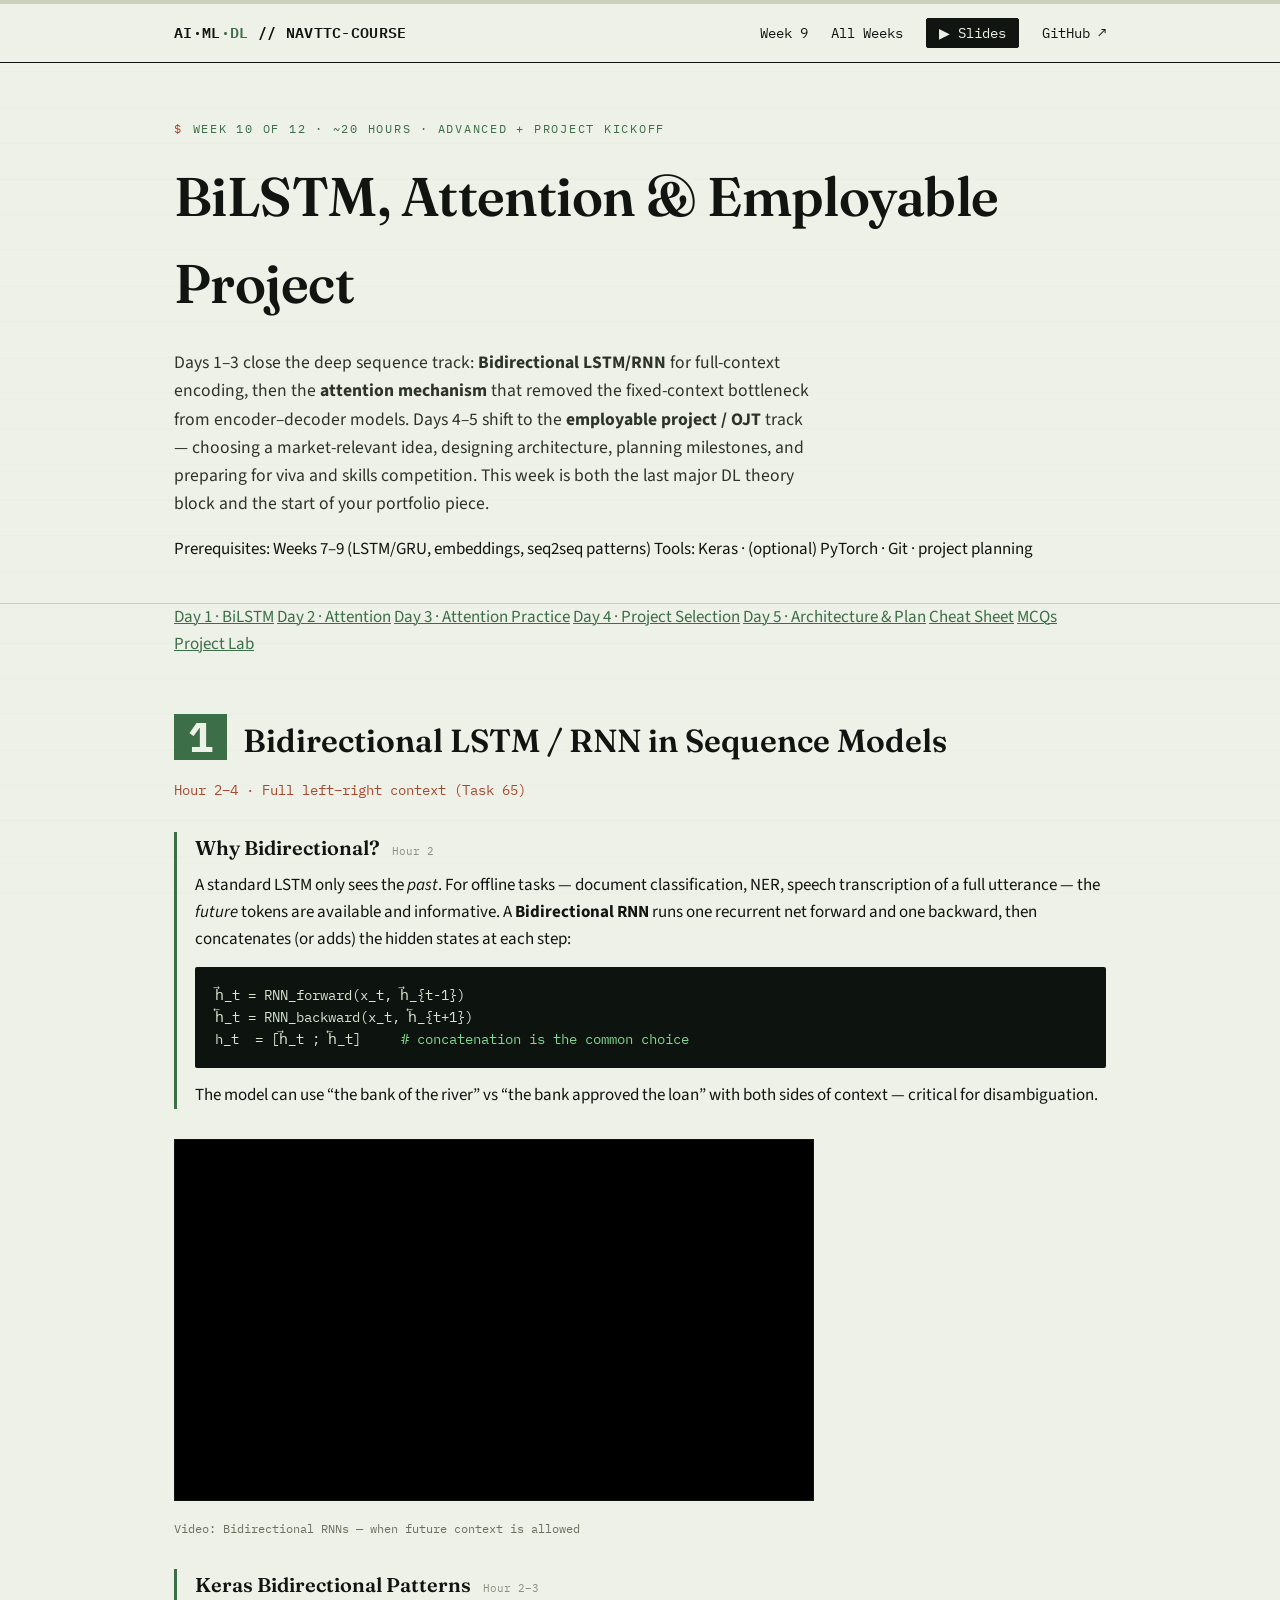
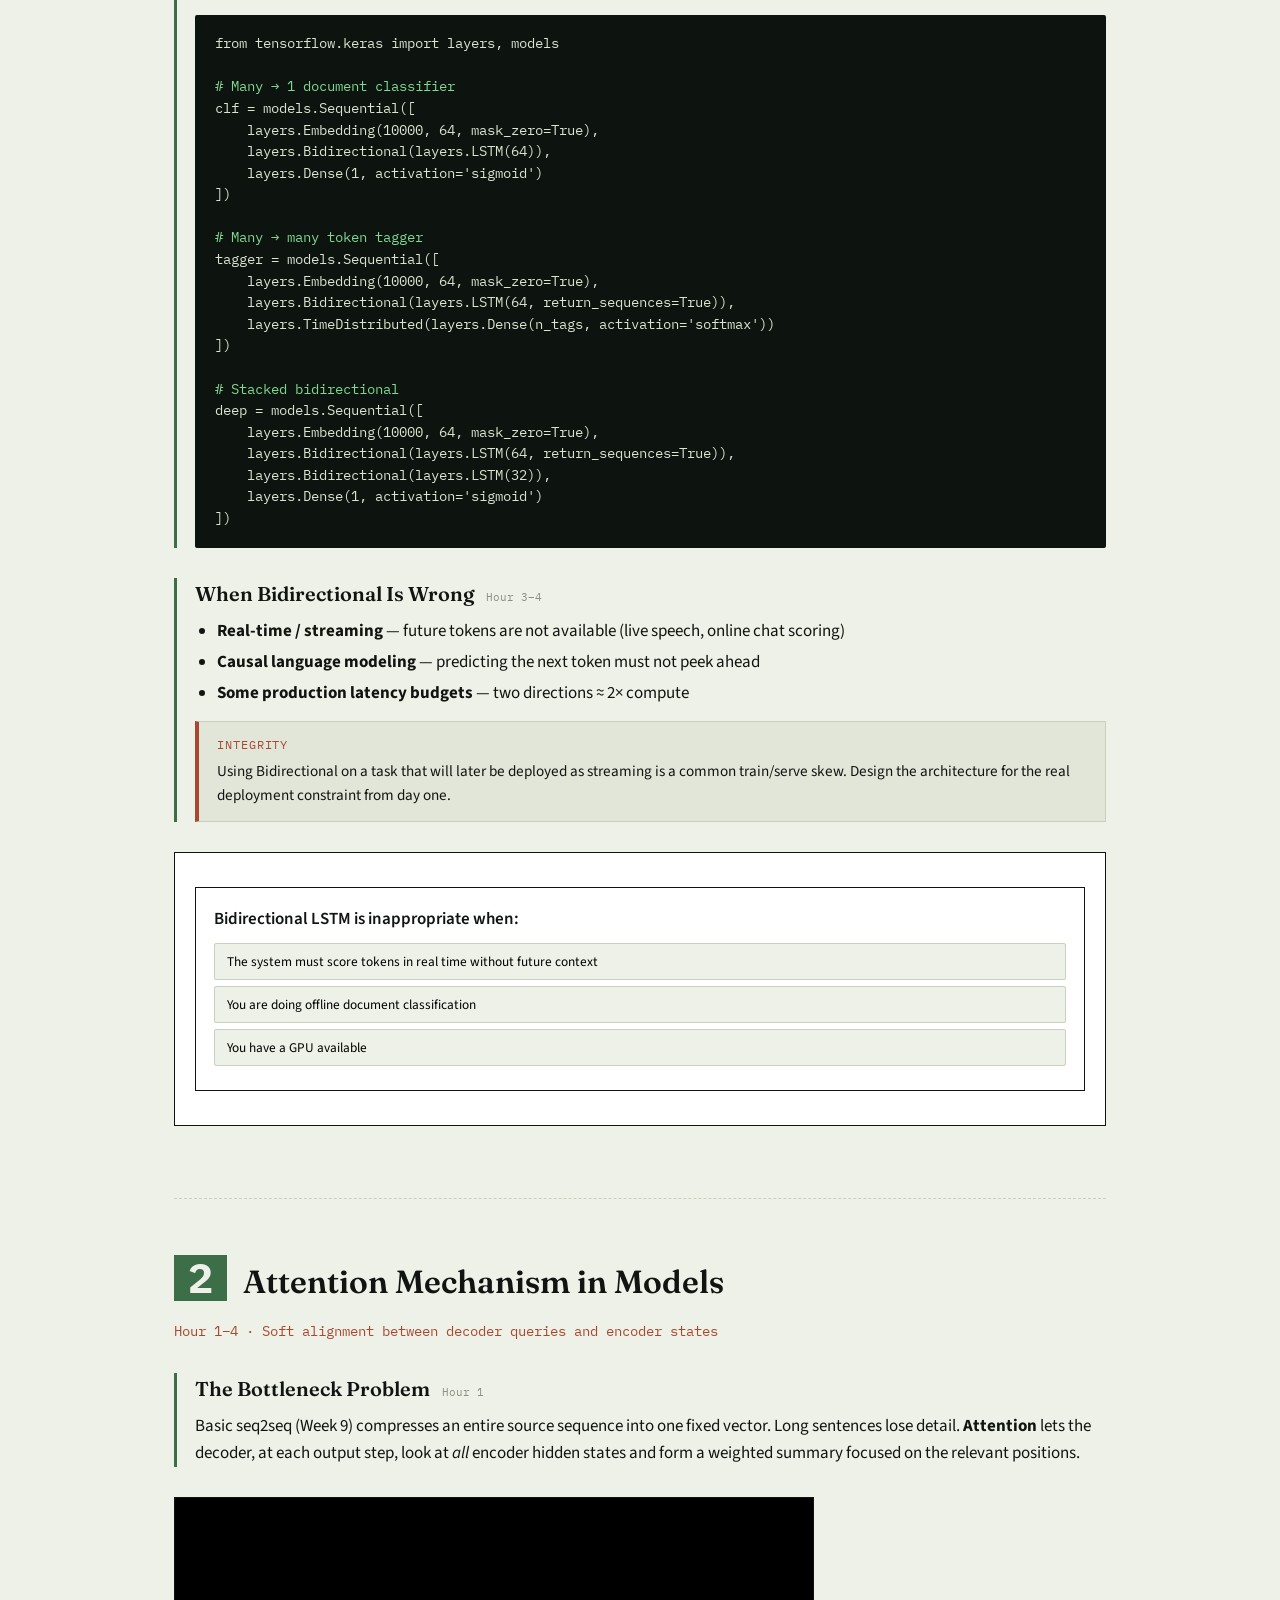
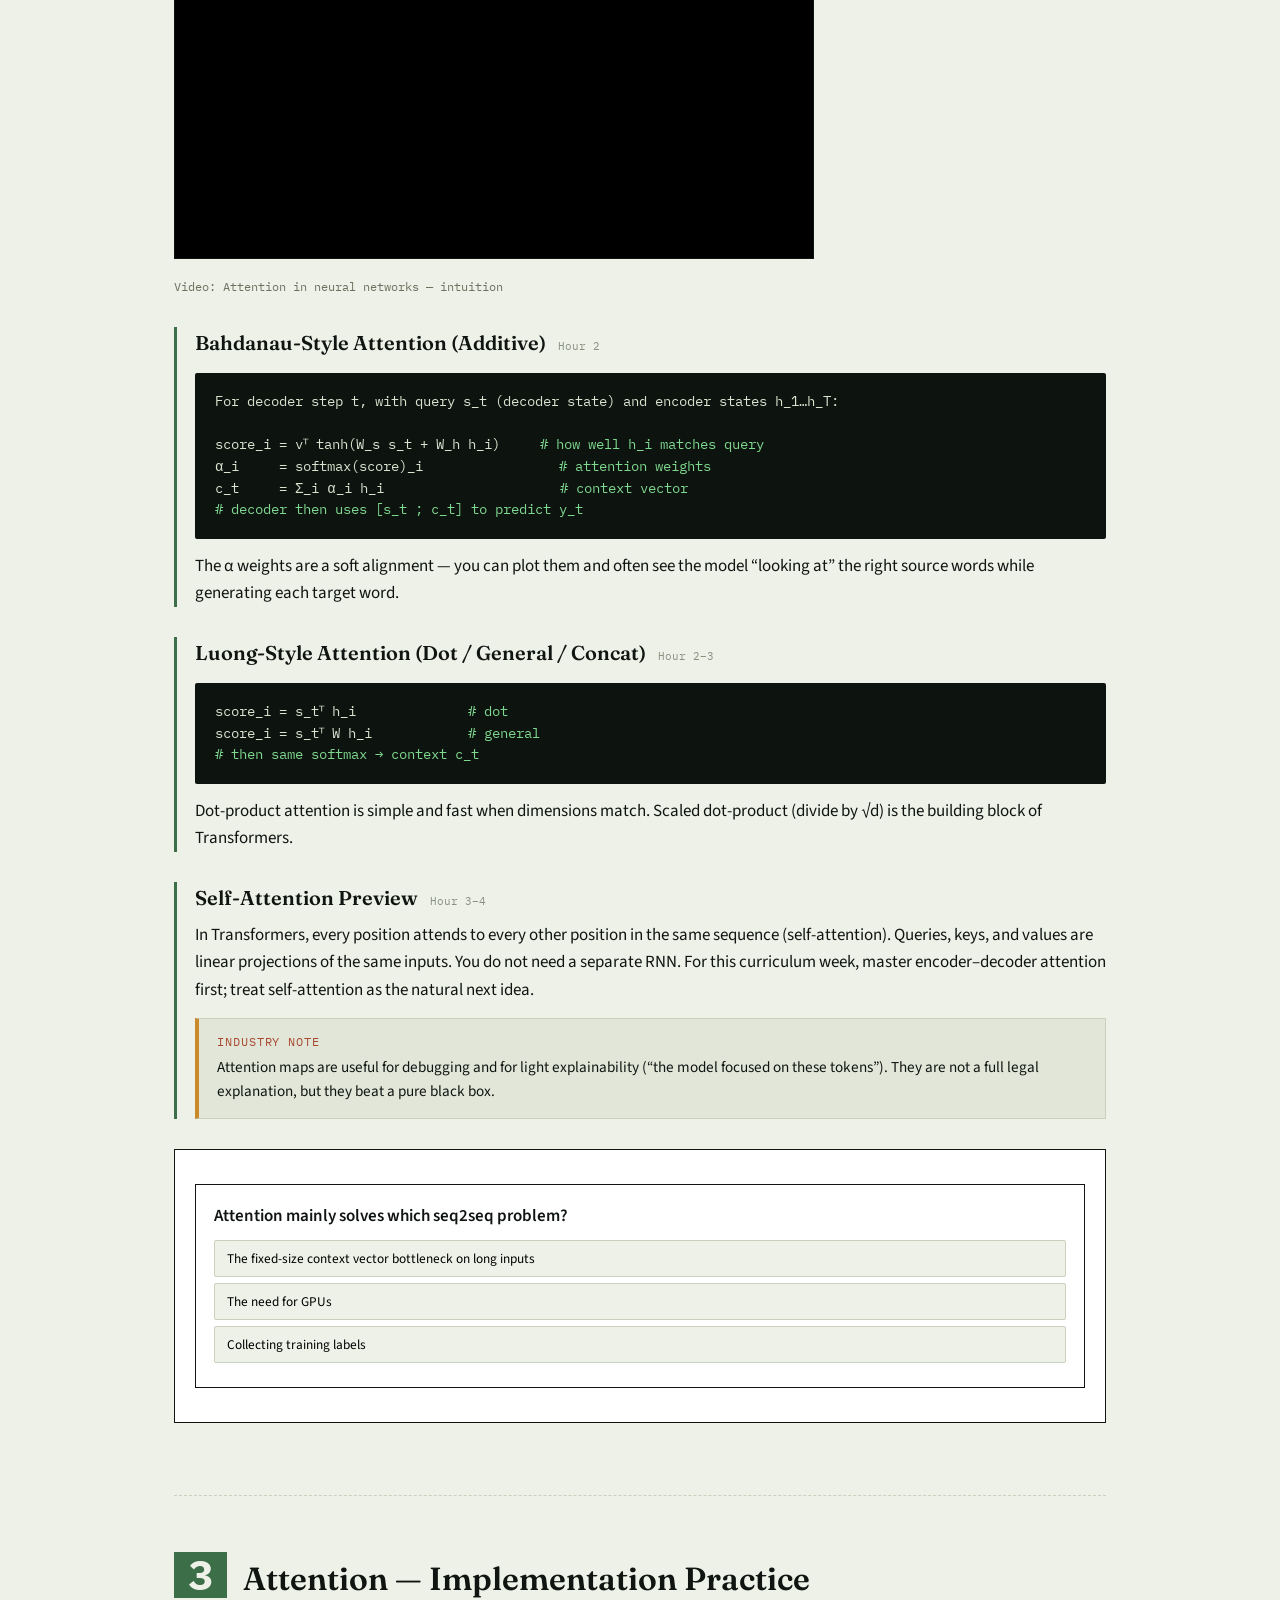
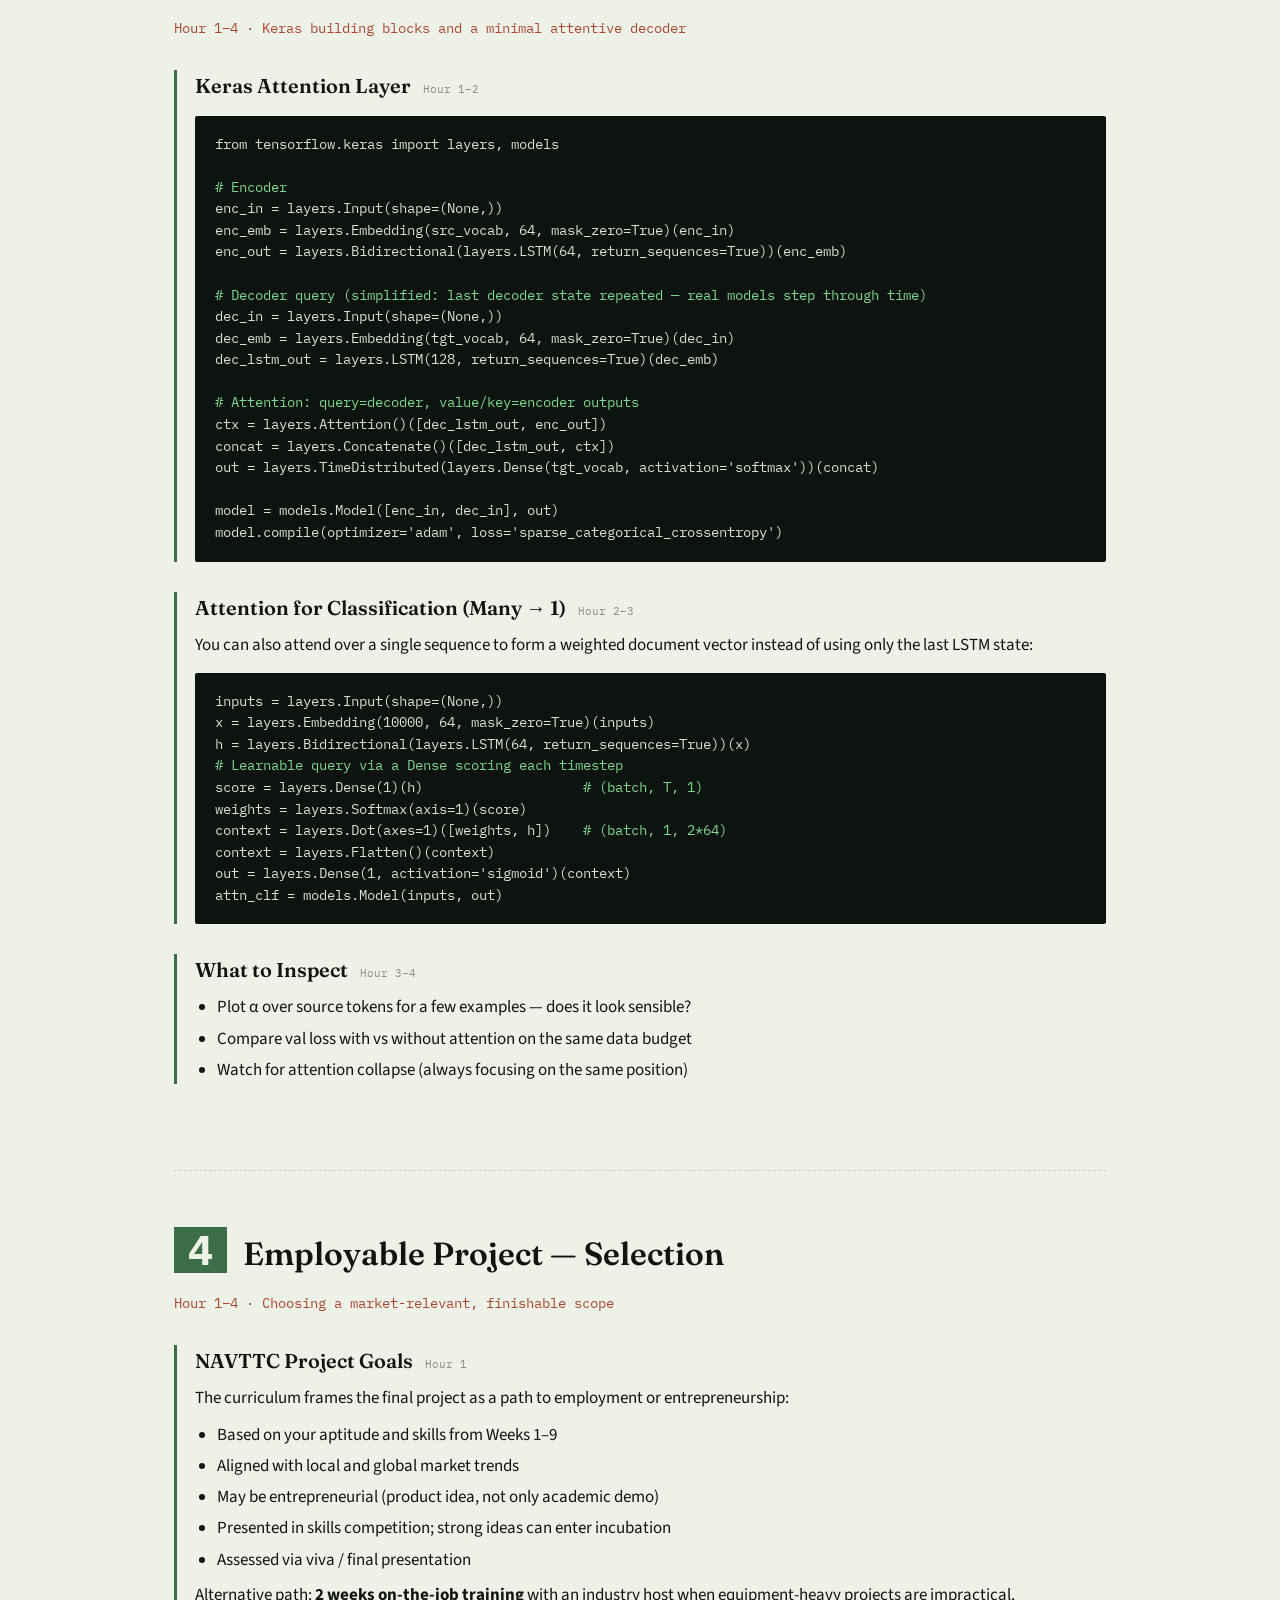
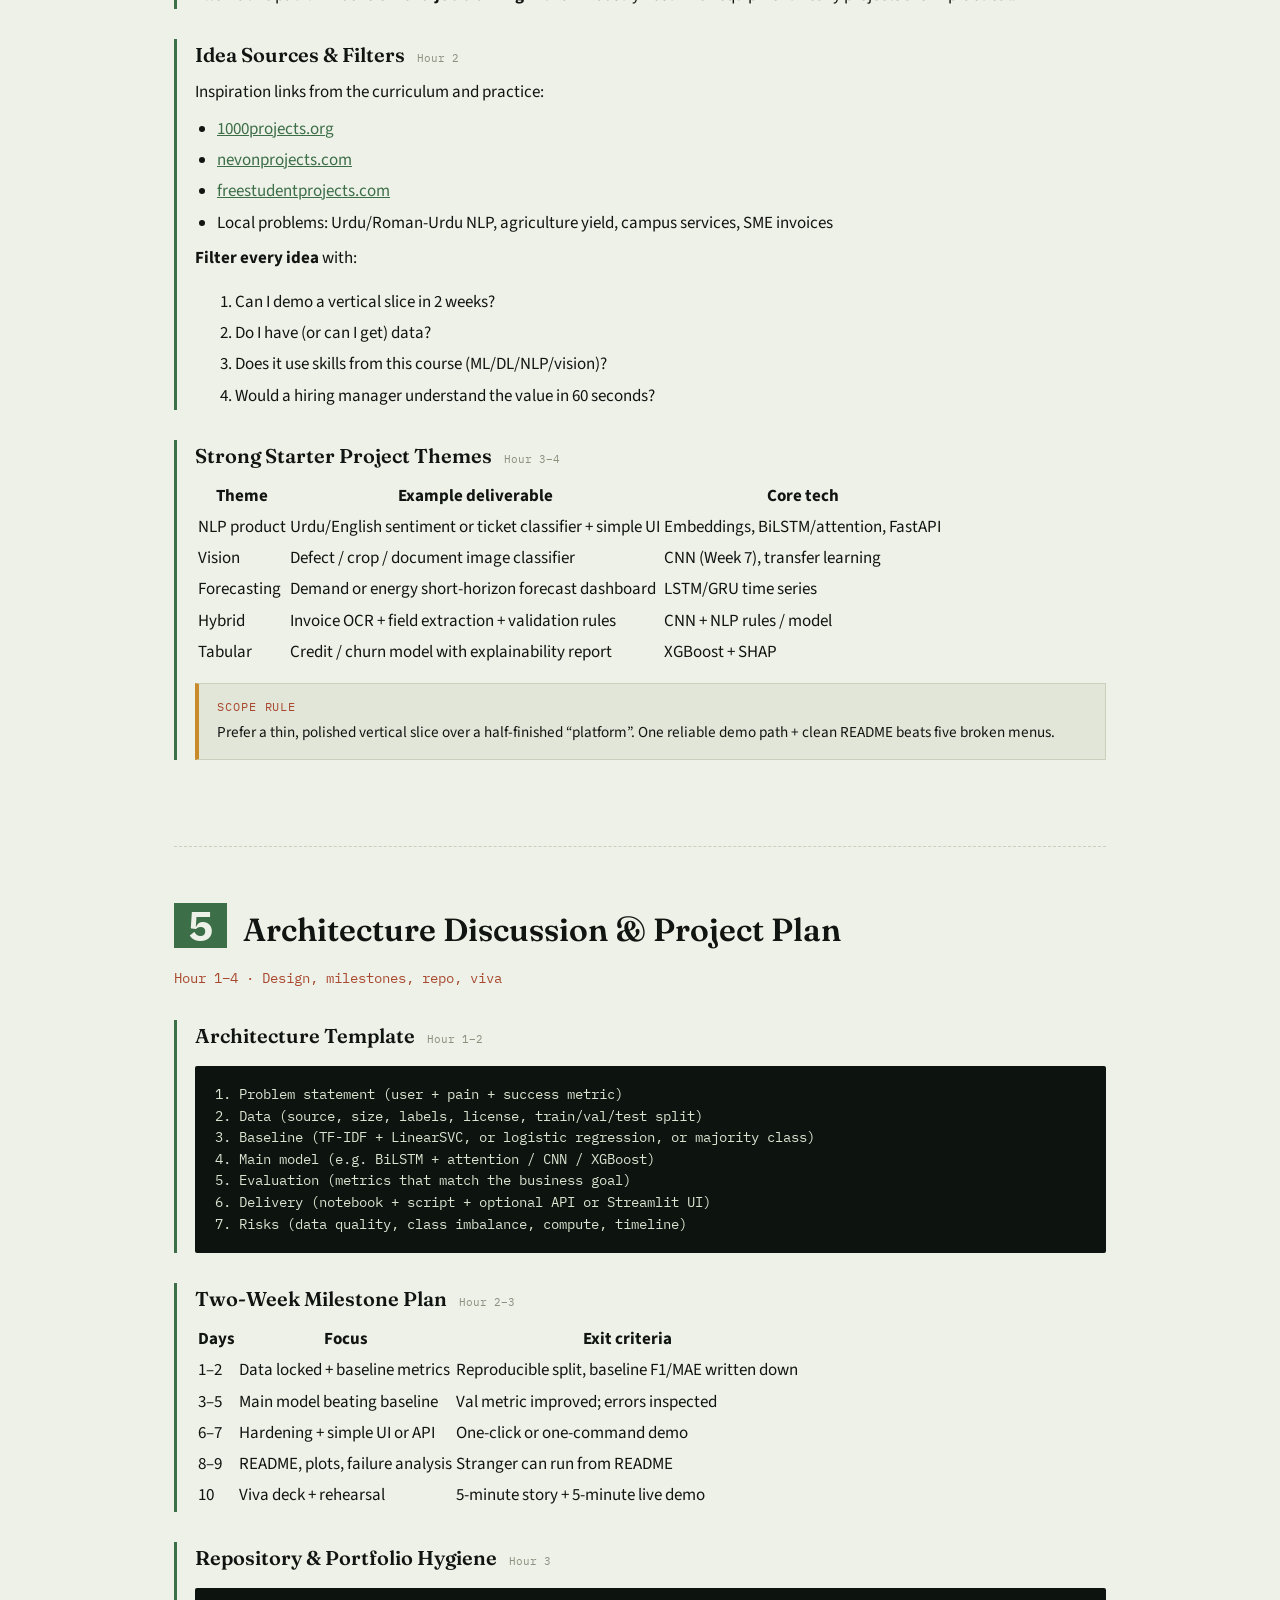
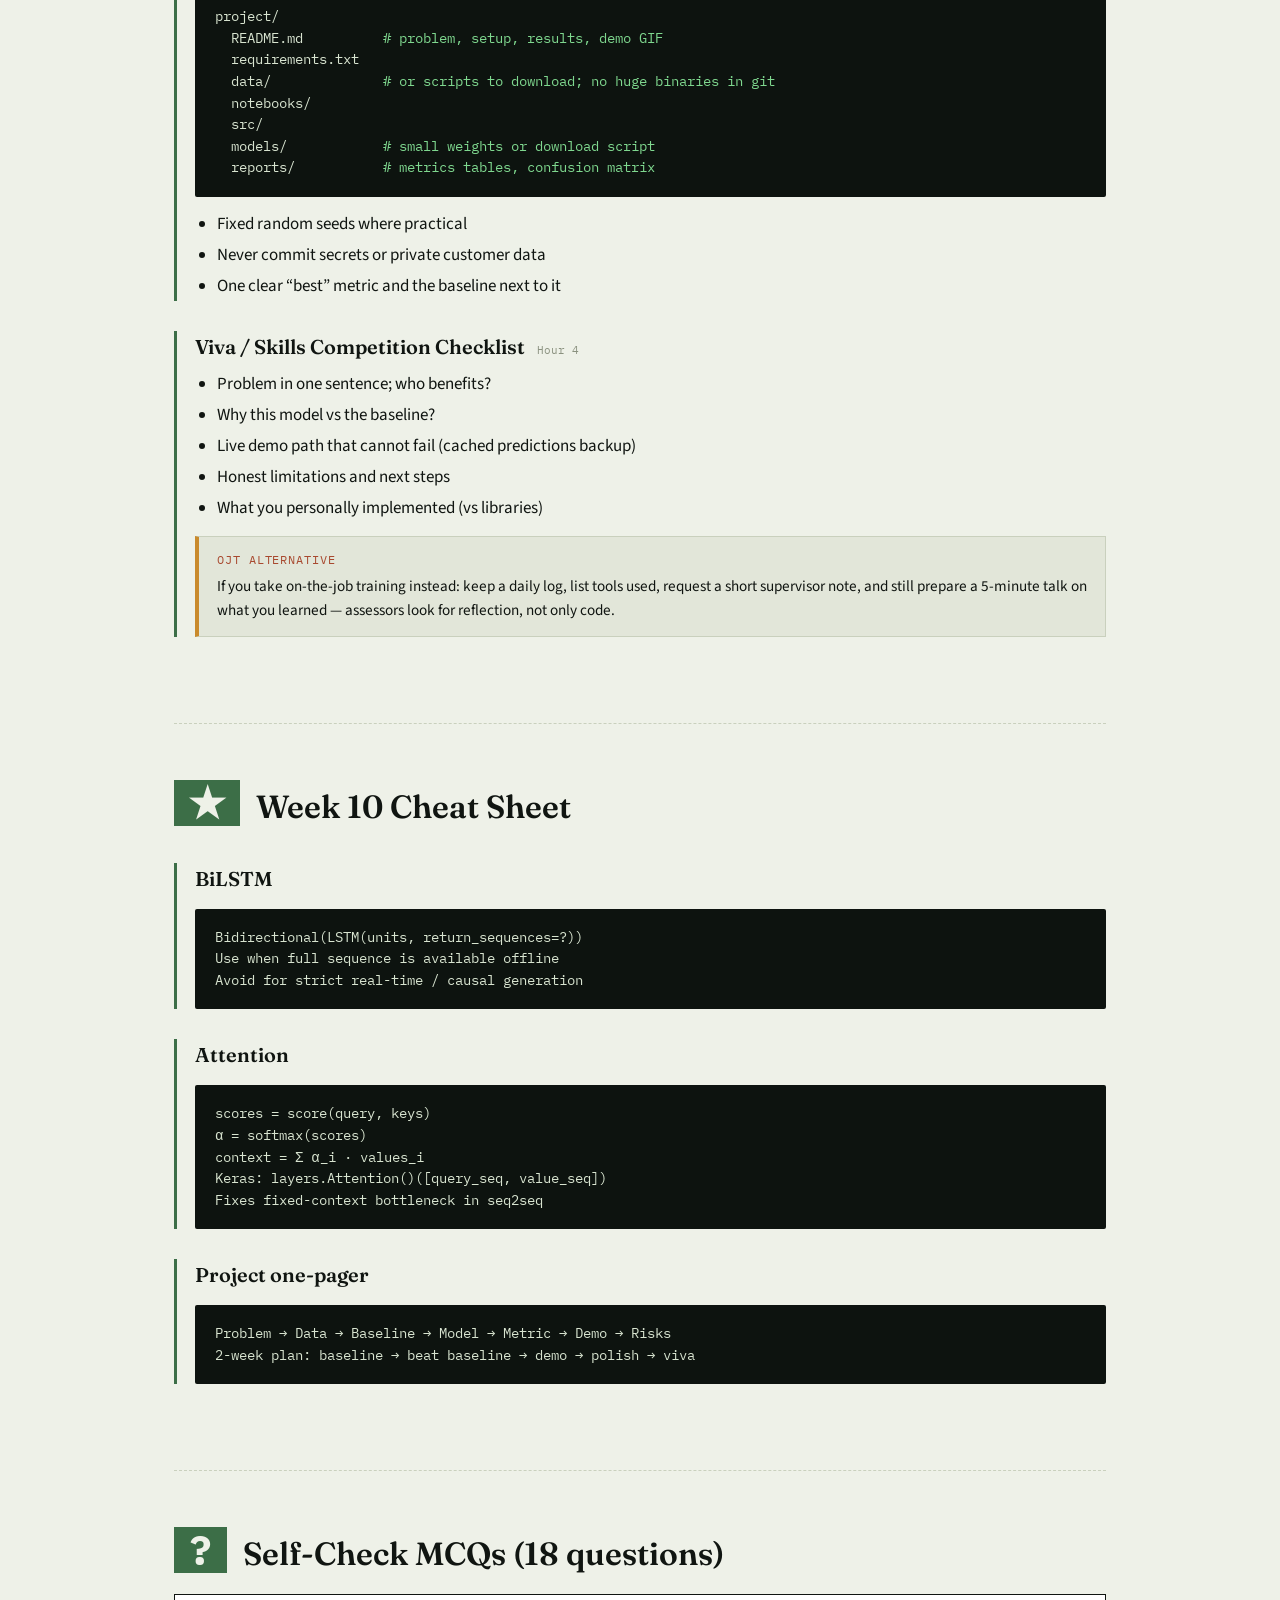
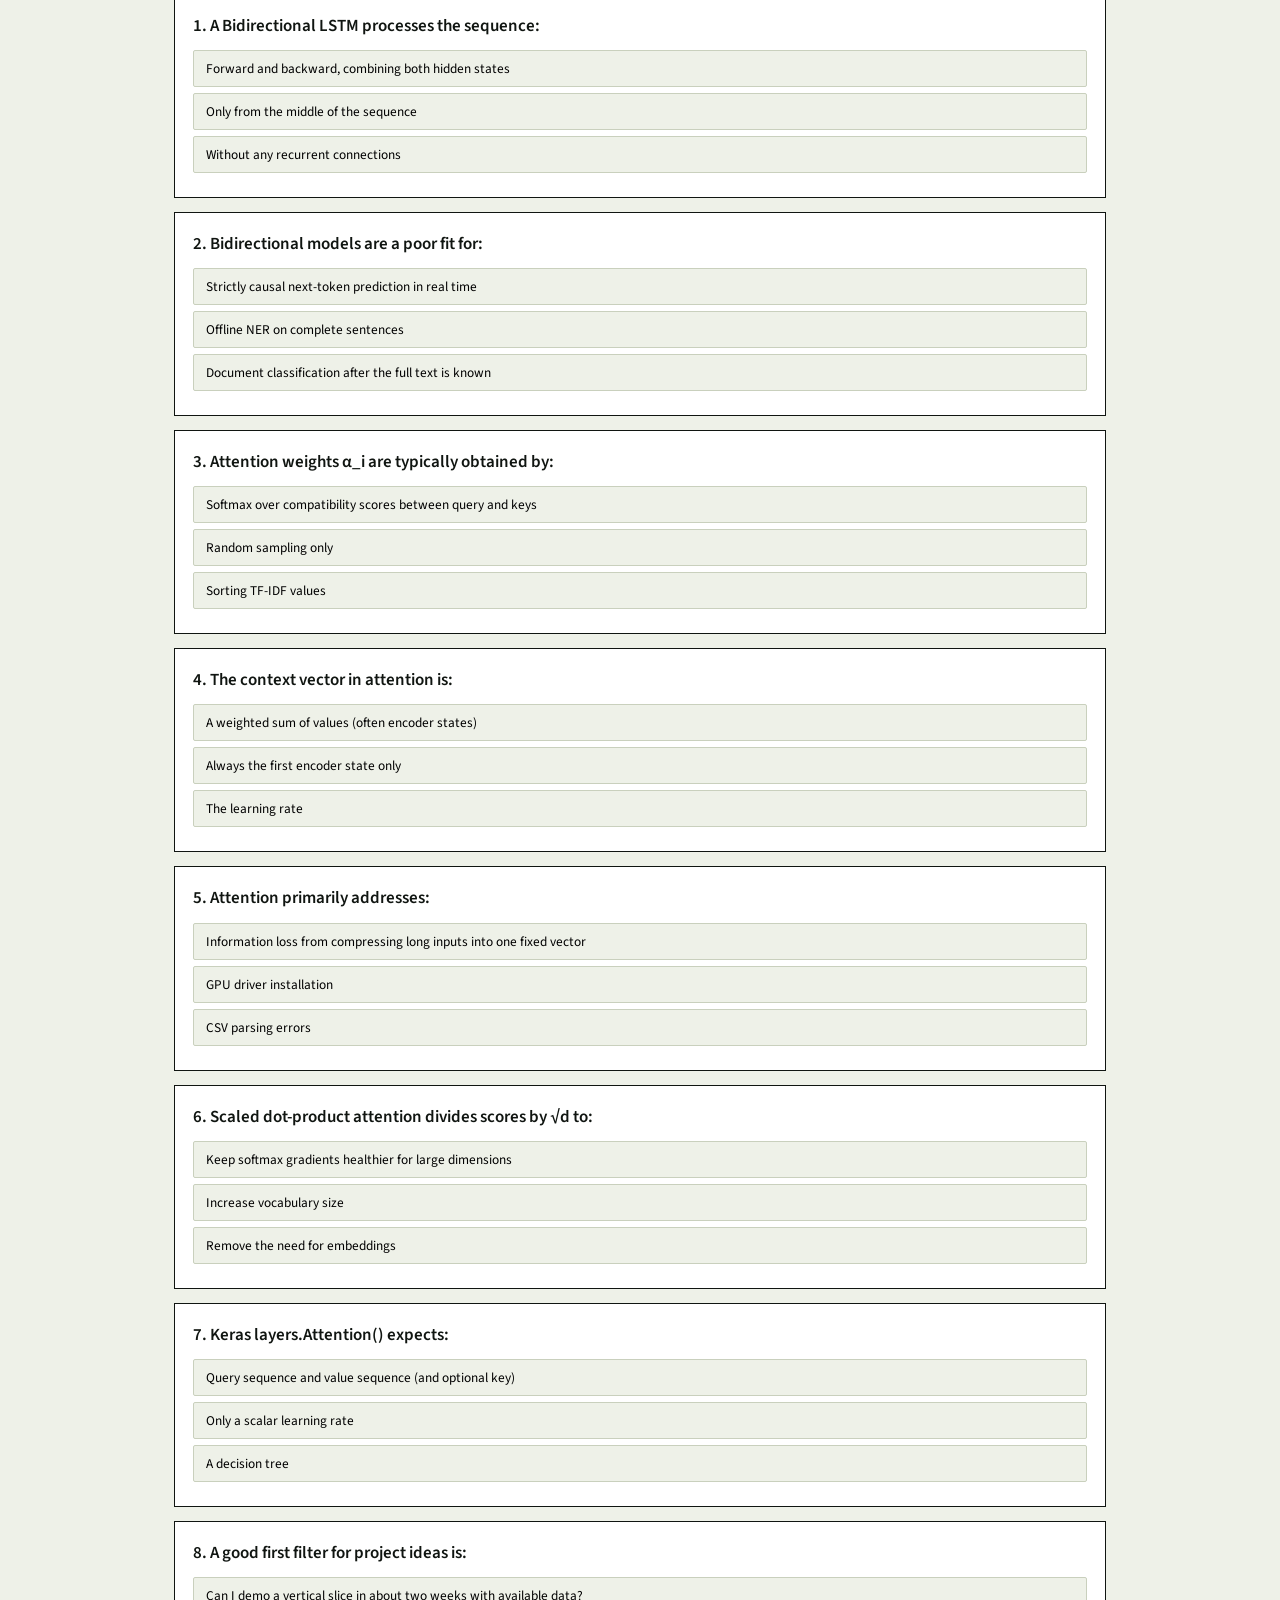
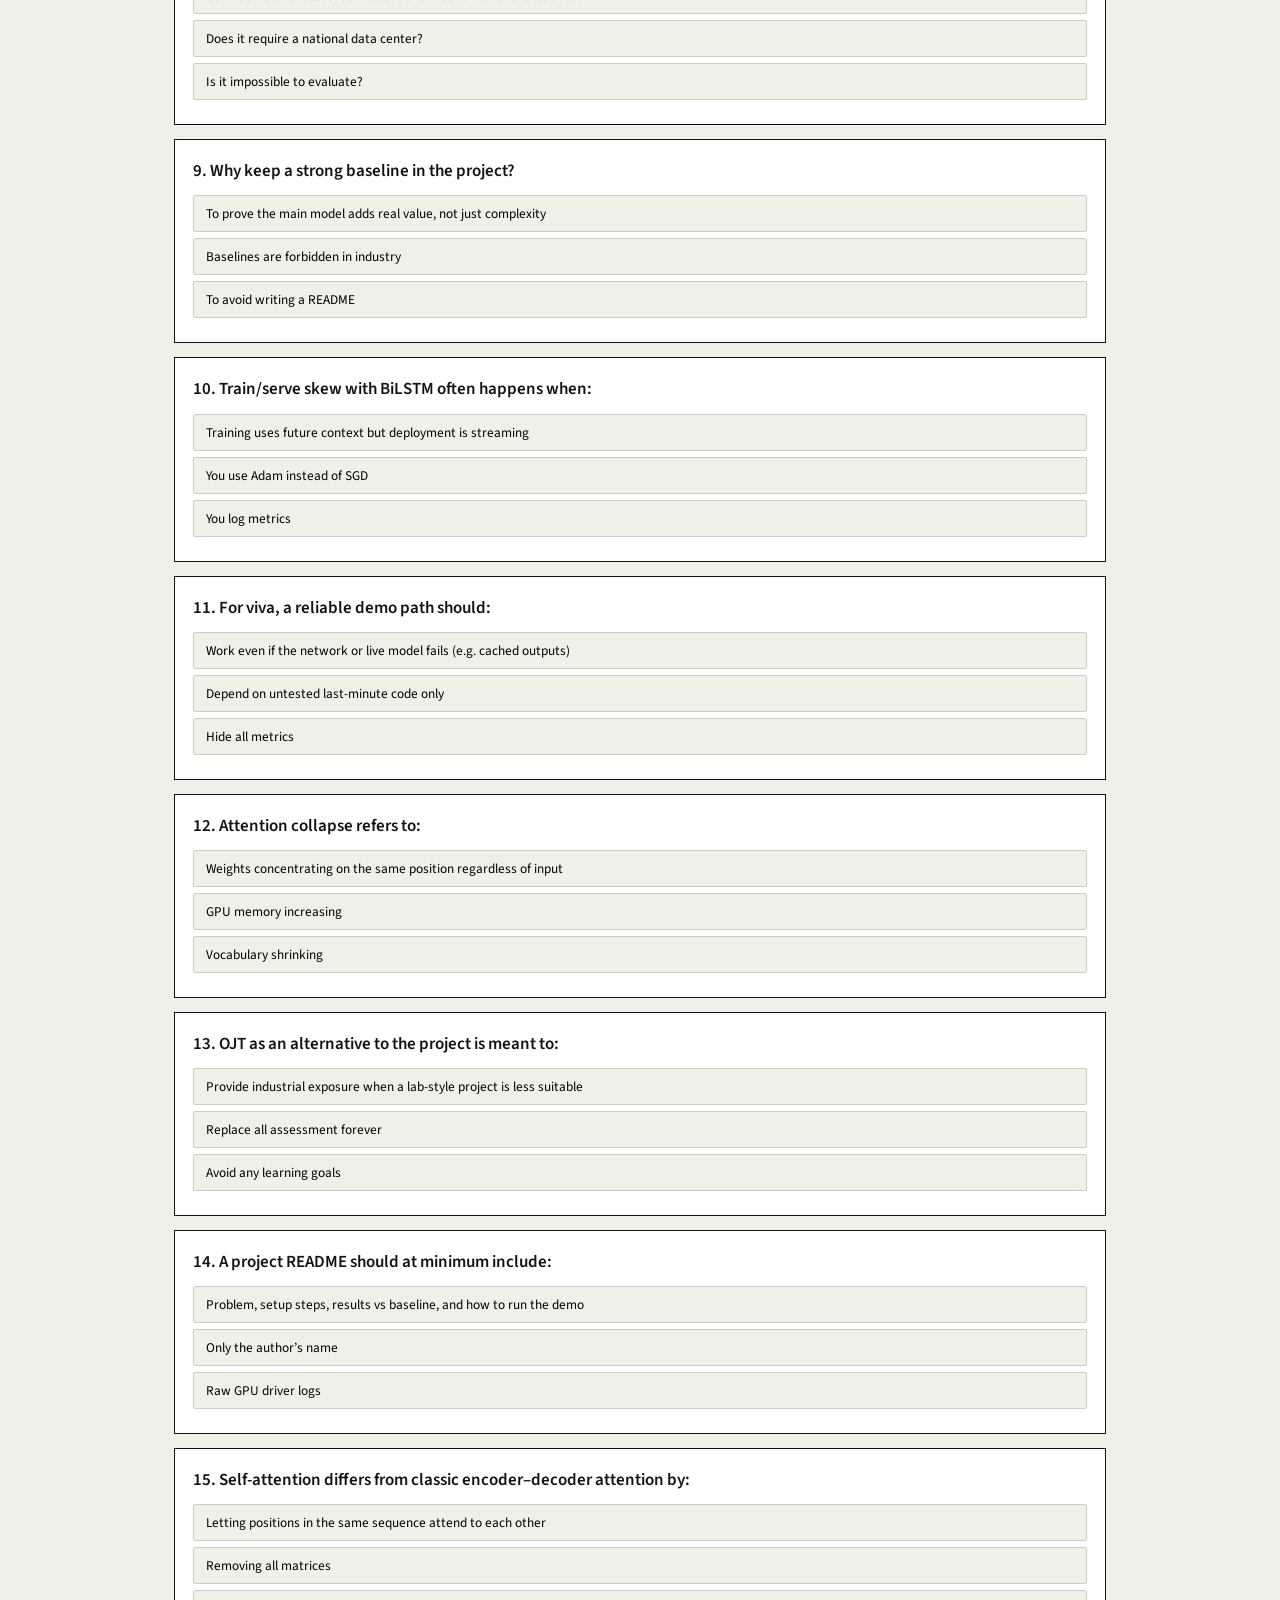
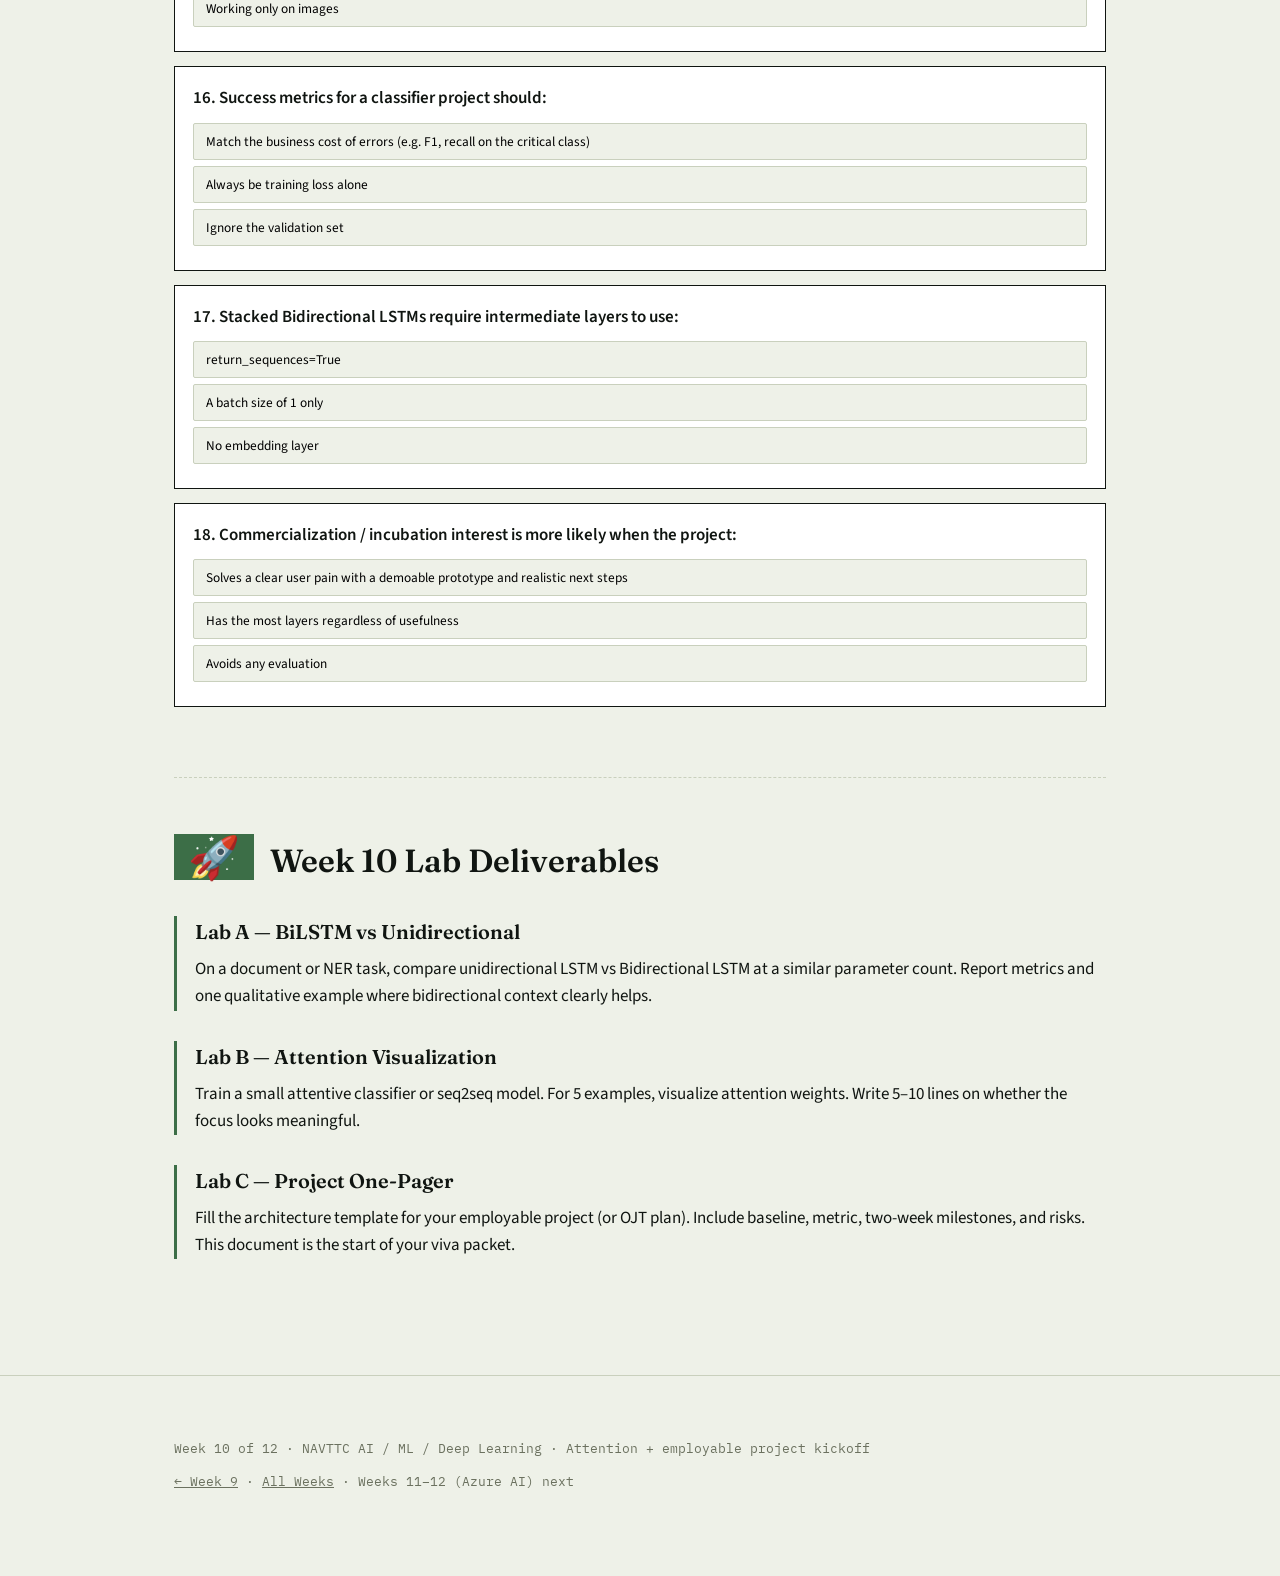
<file: week10/index.html>
<!DOCTYPE html>
<html lang="en">
<head>
<meta charset="UTF-8">
<meta name="viewport" content="width=device-width, initial-scale=1.0">
<title>Week 10 — BiLSTM, Attention &amp; Employable Project | AI·ML·DL Course</title>
<meta name="description" content="Week 10 of the NAVTTC AI, ML &amp; Deep Learning course: Bidirectional LSTM/RNN, attention mechanisms, and a full employable project / OJT playbook — architecture, milestones, portfolio, and viva prep.">
<meta name="keywords" content="bidirectional LSTM, attention mechanism, seq2seq attention, employable project, FYP, NAVTTC, week 10, on-the-job training">
<link rel="preconnect" href="https://fonts.googleapis.com">
<link href="https://fonts.googleapis.com/css2?family=Fraunces:wght@500;600;700&family=Source+Sans+3:wght@400;500;600&family=IBM+Plex+Mono:wght@400;500;600&display=swap" rel="stylesheet">
<link rel="stylesheet" href="../assets/css/style.css">
</head>
<body>

<div class="progress-track"><div class="progress-fill"></div></div>

<header class="topbar">
  <div class="wrap">
    <div class="brand"><a href="../index.html" style="color:inherit;text-decoration:none;">AI·ML<span>·DL</span> // navttc-course</a></div>
    <nav class="topnav">
      <a href="../week9/index.html">Week 9</a>
      <a href="../index.html">All Weeks</a>
      <button id="slideModeToggle" class="topnav-btn">&#9654; Slides</button>
      <a href="https://github.com/zuhaibbutt786/AI-ML-Navttc-course-By-zuhaib-" target="_blank" rel="noopener">GitHub ↗</a>
    </nav>
  </div>
</header>

<section class="hero" style="padding-top:44px;">
  <div class="wrap">
    <p class="eyebrow">week 10 of 12 · ~20 hours · advanced + project kickoff</p>
    <h1>BiLSTM, Attention &amp; Employable Project</h1>
    <p class="lede">Days 1–3 close the deep sequence track: <strong>Bidirectional LSTM/RNN</strong>
      for full-context encoding, then the <strong>attention mechanism</strong> that removed the
      fixed-context bottleneck from encoder–decoder models. Days 4–5 shift to the
      <strong>employable project / OJT</strong> track — choosing a market-relevant idea,
      designing architecture, planning milestones, and preparing for viva and skills competition.
      This week is both the last major DL theory block and the start of your portfolio piece.</p>
    <div class="meta-row">
      <span>Prerequisites: Weeks 7–9 (LSTM/GRU, embeddings, seq2seq patterns)</span>
      <span>Tools: Keras · (optional) PyTorch · Git · project planning</span>
    </div>
  </div>
</section>

<nav class="toc">
  <div class="wrap">
    <a href="#day1">Day 1 · BiLSTM</a>
    <a href="#day2">Day 2 · Attention</a>
    <a href="#day3">Day 3 · Attention Practice</a>
    <a href="#day4">Day 4 · Project Selection</a>
    <a href="#day5">Day 5 · Architecture &amp; Plan</a>
    <a href="#cheatsheet">Cheat Sheet</a>
    <a href="#mcqs">MCQs</a>
    <a href="#project">Project Lab</a>
  </div>
</nav>

<main class="wrap">

<!-- ============================================================ DAY 1 -->
<section class="day-section" id="day1">
  <div class="day-head"><span class="day-num">1</span><h2>Bidirectional LSTM / RNN in Sequence Models</h2></div>
  <p class="day-sub">Hour 2–4 · Full left–right context (Task 65)</p>

  <div class="topic">
    <h3>Why Bidirectional? <span class="hr">Hour 2</span></h3>
    <p>A standard LSTM only sees the <em>past</em>. For offline tasks — document classification,
      NER, speech transcription of a full utterance — the <em>future</em> tokens are available
      and informative. A <strong>Bidirectional RNN</strong> runs one recurrent net forward and
      one backward, then concatenates (or adds) the hidden states at each step:</p>
    <pre>h⃗_t = RNN_forward(x_t, h⃗_{t-1})
h⃖_t = RNN_backward(x_t, h⃖_{t+1})
h_t  = [h⃗_t ; h⃖_t]     <span class="c"># concatenation is the common choice</span></pre>
    <p>The model can use “the bank of the river” vs “the bank approved the loan” with both
      sides of context — critical for disambiguation.</p>
  </div>

  <div class="video-embed">
    <iframe width="560" height="315" src="https://www.youtube.com/embed/daIU_0ZQDcE" title="Bidirectional RNN" frameborder="0" allow="accelerometer; autoplay; clipboard-write; encrypted-media; gyroscope; picture-in-picture" allowfullscreen loading="lazy"></iframe>
  </div>
  <p class="video-caption">Video: Bidirectional RNNs — when future context is allowed</p>

  <div class="topic">
    <h3>Keras Bidirectional Patterns <span class="hr">Hour 2–3</span></h3>
    <pre>from tensorflow.keras import layers, models

<span class="c"># Many → 1 document classifier</span>
clf = models.Sequential([
    layers.Embedding(10000, 64, mask_zero=True),
    layers.Bidirectional(layers.LSTM(64)),
    layers.Dense(1, activation='sigmoid')
])

<span class="c"># Many → many token tagger</span>
tagger = models.Sequential([
    layers.Embedding(10000, 64, mask_zero=True),
    layers.Bidirectional(layers.LSTM(64, return_sequences=True)),
    layers.TimeDistributed(layers.Dense(n_tags, activation='softmax'))
])

<span class="c"># Stacked bidirectional</span>
deep = models.Sequential([
    layers.Embedding(10000, 64, mask_zero=True),
    layers.Bidirectional(layers.LSTM(64, return_sequences=True)),
    layers.Bidirectional(layers.LSTM(32)),
    layers.Dense(1, activation='sigmoid')
])</pre>
  </div>

  <div class="topic">
    <h3>When Bidirectional Is Wrong <span class="hr">Hour 3–4</span></h3>
    <ul>
      <li><strong>Real-time / streaming</strong> — future tokens are not available (live speech, online chat scoring)</li>
      <li><strong>Causal language modeling</strong> — predicting the next token must not peek ahead</li>
      <li><strong>Some production latency budgets</strong> — two directions ≈ 2× compute</li>
    </ul>
    <div class="callout warn">
      <span class="tag">Integrity</span>
      Using Bidirectional on a task that will later be deployed as streaming is a common
      train/serve skew. Design the architecture for the real deployment constraint from day one.
    </div>
  </div>

  <div class="quiz-block">
    <div class="mcq">
      <p class="q">Bidirectional LSTM is inappropriate when:</p>
      <button class="mcq-opt" data-correct="true">The system must score tokens in real time without future context</button>
      <button class="mcq-opt" data-correct="false">You are doing offline document classification</button>
      <button class="mcq-opt" data-correct="false">You have a GPU available</button>
    </div>
  </div>
</section>

<!-- ============================================================ DAY 2 -->
<section class="day-section" id="day2">
  <div class="day-head"><span class="day-num">2</span><h2>Attention Mechanism in Models</h2></div>
  <p class="day-sub">Hour 1–4 · Soft alignment between decoder queries and encoder states</p>

  <div class="topic">
    <h3>The Bottleneck Problem <span class="hr">Hour 1</span></h3>
    <p>Basic seq2seq (Week 9) compresses an entire source sequence into one fixed vector.
      Long sentences lose detail. <strong>Attention</strong> lets the decoder, at each output step,
      look at <em>all</em> encoder hidden states and form a weighted summary focused on the
      relevant positions.</p>
  </div>

  <div class="video-embed">
    <iframe width="560" height="315" src="https://www.youtube.com/embed/fjJOgb-E41w" title="Attention" frameborder="0" allow="accelerometer; autoplay; clipboard-write; encrypted-media; gyroscope; picture-in-picture" allowfullscreen loading="lazy"></iframe>
  </div>
  <p class="video-caption">Video: Attention in neural networks — intuition</p>

  <div class="topic">
    <h3>Bahdanau-Style Attention (Additive) <span class="hr">Hour 2</span></h3>
    <pre>For decoder step t, with query s_t (decoder state) and encoder states h_1…h_T:

score_i = vᵀ tanh(W_s s_t + W_h h_i)     <span class="c"># how well h_i matches query</span>
α_i     = softmax(score)_i                 <span class="c"># attention weights</span>
c_t     = Σ_i α_i h_i                      <span class="c"># context vector</span>
<span class="c"># decoder then uses [s_t ; c_t] to predict y_t</span></pre>
    <p>The α weights are a soft alignment — you can plot them and often see the model
      “looking at” the right source words while generating each target word.</p>
  </div>

  <div class="topic">
    <h3>Luong-Style Attention (Dot / General / Concat) <span class="hr">Hour 2–3</span></h3>
    <pre>score_i = s_tᵀ h_i              <span class="c"># dot</span>
score_i = s_tᵀ W h_i            <span class="c"># general</span>
<span class="c"># then same softmax → context c_t</span></pre>
    <p>Dot-product attention is simple and fast when dimensions match. Scaled dot-product
      (divide by √d) is the building block of Transformers.</p>
  </div>

  <div class="topic">
    <h3>Self-Attention Preview <span class="hr">Hour 3–4</span></h3>
    <p>In Transformers, every position attends to every other position in the same sequence
      (self-attention). Queries, keys, and values are linear projections of the same inputs.
      You do not need a separate RNN. For this curriculum week, master encoder–decoder
      attention first; treat self-attention as the natural next idea.</p>
    <div class="callout">
      <span class="tag">Industry note</span>
      Attention maps are useful for debugging and for light explainability (“the model focused
      on these tokens”). They are not a full legal explanation, but they beat a pure black box.
    </div>
  </div>

  <div class="quiz-block">
    <div class="mcq">
      <p class="q">Attention mainly solves which seq2seq problem?</p>
      <button class="mcq-opt" data-correct="true">The fixed-size context vector bottleneck on long inputs</button>
      <button class="mcq-opt" data-correct="false">The need for GPUs</button>
      <button class="mcq-opt" data-correct="false">Collecting training labels</button>
    </div>
  </div>
</section>

<!-- ============================================================ DAY 3 -->
<section class="day-section" id="day3">
  <div class="day-head"><span class="day-num">3</span><h2>Attention — Implementation Practice</h2></div>
  <p class="day-sub">Hour 1–4 · Keras building blocks and a minimal attentive decoder</p>

  <div class="topic">
    <h3>Keras Attention Layer <span class="hr">Hour 1–2</span></h3>
    <pre>from tensorflow.keras import layers, models

<span class="c"># Encoder</span>
enc_in = layers.Input(shape=(None,))
enc_emb = layers.Embedding(src_vocab, 64, mask_zero=True)(enc_in)
enc_out = layers.Bidirectional(layers.LSTM(64, return_sequences=True))(enc_emb)

<span class="c"># Decoder query (simplified: last decoder state repeated — real models step through time)</span>
dec_in = layers.Input(shape=(None,))
dec_emb = layers.Embedding(tgt_vocab, 64, mask_zero=True)(dec_in)
dec_lstm_out = layers.LSTM(128, return_sequences=True)(dec_emb)

<span class="c"># Attention: query=decoder, value/key=encoder outputs</span>
ctx = layers.Attention()([dec_lstm_out, enc_out])
concat = layers.Concatenate()([dec_lstm_out, ctx])
out = layers.TimeDistributed(layers.Dense(tgt_vocab, activation='softmax'))(concat)

model = models.Model([enc_in, dec_in], out)
model.compile(optimizer='adam', loss='sparse_categorical_crossentropy')</pre>
  </div>

  <div class="topic">
    <h3>Attention for Classification (Many → 1) <span class="hr">Hour 2–3</span></h3>
    <p>You can also attend over a single sequence to form a weighted document vector
      instead of using only the last LSTM state:</p>
    <pre>inputs = layers.Input(shape=(None,))
x = layers.Embedding(10000, 64, mask_zero=True)(inputs)
h = layers.Bidirectional(layers.LSTM(64, return_sequences=True))(x)
<span class="c"># Learnable query via a Dense scoring each timestep</span>
score = layers.Dense(1)(h)                    <span class="c"># (batch, T, 1)</span>
weights = layers.Softmax(axis=1)(score)
context = layers.Dot(axes=1)([weights, h])    <span class="c"># (batch, 1, 2*64)</span>
context = layers.Flatten()(context)
out = layers.Dense(1, activation='sigmoid')(context)
attn_clf = models.Model(inputs, out)</pre>
  </div>

  <div class="topic">
    <h3>What to Inspect <span class="hr">Hour 3–4</span></h3>
    <ul>
      <li>Plot α over source tokens for a few examples — does it look sensible?</li>
      <li>Compare val loss with vs without attention on the same data budget</li>
      <li>Watch for attention collapse (always focusing on the same position)</li>
    </ul>
  </div>
</section>

<!-- ============================================================ DAY 4 -->
<section class="day-section" id="day4">
  <div class="day-head"><span class="day-num">4</span><h2>Employable Project — Selection</h2></div>
  <p class="day-sub">Hour 1–4 · Choosing a market-relevant, finishable scope</p>

  <div class="topic">
    <h3>NAVTTC Project Goals <span class="hr">Hour 1</span></h3>
    <p>The curriculum frames the final project as a path to employment or entrepreneurship:</p>
    <ul>
      <li>Based on your aptitude and skills from Weeks 1–9</li>
      <li>Aligned with local and global market trends</li>
      <li>May be entrepreneurial (product idea, not only academic demo)</li>
      <li>Presented in skills competition; strong ideas can enter incubation</li>
      <li>Assessed via viva / final presentation</li>
    </ul>
    <p>Alternative path: <strong>2 weeks on-the-job training</strong> with an industry host when
      equipment-heavy projects are impractical.</p>
  </div>

  <div class="topic">
    <h3>Idea Sources &amp; Filters <span class="hr">Hour 2</span></h3>
    <p>Inspiration links from the curriculum and practice:</p>
    <ul>
      <li><a href="https://1000projects.org/" target="_blank" rel="noopener">1000projects.org</a></li>
      <li><a href="https://nevonprojects.com/" target="_blank" rel="noopener">nevonprojects.com</a></li>
      <li><a href="https://www.freestudentprojects.com/" target="_blank" rel="noopener">freestudentprojects.com</a></li>
      <li>Local problems: Urdu/Roman-Urdu NLP, agriculture yield, campus services, SME invoices</li>
    </ul>
    <p><strong>Filter every idea</strong> with:</p>
    <ol>
      <li>Can I demo a vertical slice in 2 weeks?</li>
      <li>Do I have (or can I get) data?</li>
      <li>Does it use skills from this course (ML/DL/NLP/vision)?</li>
      <li>Would a hiring manager understand the value in 60 seconds?</li>
    </ol>
  </div>

  <div class="topic">
    <h3>Strong Starter Project Themes <span class="hr">Hour 3–4</span></h3>
    <table>
      <thead>
        <tr><th>Theme</th><th>Example deliverable</th><th>Core tech</th></tr>
      </thead>
      <tbody>
        <tr><td>NLP product</td><td>Urdu/English sentiment or ticket classifier + simple UI</td><td>Embeddings, BiLSTM/attention, FastAPI</td></tr>
        <tr><td>Vision</td><td>Defect / crop / document image classifier</td><td>CNN (Week 7), transfer learning</td></tr>
        <tr><td>Forecasting</td><td>Demand or energy short-horizon forecast dashboard</td><td>LSTM/GRU time series</td></tr>
        <tr><td>Hybrid</td><td>Invoice OCR + field extraction + validation rules</td><td>CNN + NLP rules / model</td></tr>
        <tr><td>Tabular</td><td>Credit / churn model with explainability report</td><td>XGBoost + SHAP</td></tr>
      </tbody>
    </table>
    <div class="callout">
      <span class="tag">Scope rule</span>
      Prefer a thin, polished vertical slice over a half-finished “platform”. One reliable
      demo path + clean README beats five broken menus.
    </div>
  </div>
</section>

<!-- ============================================================ DAY 5 -->
<section class="day-section" id="day5">
  <div class="day-head"><span class="day-num">5</span><h2>Architecture Discussion &amp; Project Plan</h2></div>
  <p class="day-sub">Hour 1–4 · Design, milestones, repo, viva</p>

  <div class="topic">
    <h3>Architecture Template <span class="hr">Hour 1–2</span></h3>
    <pre>1. Problem statement (user + pain + success metric)
2. Data (source, size, labels, license, train/val/test split)
3. Baseline (TF-IDF + LinearSVC, or logistic regression, or majority class)
4. Main model (e.g. BiLSTM + attention / CNN / XGBoost)
5. Evaluation (metrics that match the business goal)
6. Delivery (notebook + script + optional API or Streamlit UI)
7. Risks (data quality, class imbalance, compute, timeline)</pre>
  </div>

  <div class="topic">
    <h3>Two-Week Milestone Plan <span class="hr">Hour 2–3</span></h3>
    <table>
      <thead>
        <tr><th>Days</th><th>Focus</th><th>Exit criteria</th></tr>
      </thead>
      <tbody>
        <tr><td>1–2</td><td>Data locked + baseline metrics</td><td>Reproducible split, baseline F1/MAE written down</td></tr>
        <tr><td>3–5</td><td>Main model beating baseline</td><td>Val metric improved; errors inspected</td></tr>
        <tr><td>6–7</td><td>Hardening + simple UI or API</td><td>One-click or one-command demo</td></tr>
        <tr><td>8–9</td><td>README, plots, failure analysis</td><td>Stranger can run from README</td></tr>
        <tr><td>10</td><td>Viva deck + rehearsal</td><td>5-minute story + 5-minute live demo</td></tr>
      </tbody>
    </table>
  </div>

  <div class="topic">
    <h3>Repository &amp; Portfolio Hygiene <span class="hr">Hour 3</span></h3>
    <pre>project/
  README.md          <span class="c"># problem, setup, results, demo GIF</span>
  requirements.txt
  data/              <span class="c"># or scripts to download; no huge binaries in git</span>
  notebooks/
  src/
  models/            <span class="c"># small weights or download script</span>
  reports/           <span class="c"># metrics tables, confusion matrix</span></pre>
    <ul>
      <li>Fixed random seeds where practical</li>
      <li>Never commit secrets or private customer data</li>
      <li>One clear “best” metric and the baseline next to it</li>
    </ul>
  </div>

  <div class="topic">
    <h3>Viva / Skills Competition Checklist <span class="hr">Hour 4</span></h3>
    <ul>
      <li>Problem in one sentence; who benefits?</li>
      <li>Why this model vs the baseline?</li>
      <li>Live demo path that cannot fail (cached predictions backup)</li>
      <li>Honest limitations and next steps</li>
      <li>What you personally implemented (vs libraries)</li>
    </ul>
    <div class="callout">
      <span class="tag">OJT alternative</span>
      If you take on-the-job training instead: keep a daily log, list tools used, request a
      short supervisor note, and still prepare a 5-minute talk on what you learned — assessors
      look for reflection, not only code.
    </div>
  </div>
</section>

<!-- ============================================================ CHEAT SHEET -->
<section class="day-section" id="cheatsheet">
  <div class="day-head"><span class="day-num">★</span><h2>Week 10 Cheat Sheet</h2></div>

  <div class="topic">
    <h3>BiLSTM</h3>
    <pre>Bidirectional(LSTM(units, return_sequences=?))
Use when full sequence is available offline
Avoid for strict real-time / causal generation</pre>
  </div>

  <div class="topic">
    <h3>Attention</h3>
    <pre>scores = score(query, keys)
α = softmax(scores)
context = Σ α_i · values_i
Keras: layers.Attention()([query_seq, value_seq])
Fixes fixed-context bottleneck in seq2seq</pre>
  </div>

  <div class="topic">
    <h3>Project one-pager</h3>
    <pre>Problem → Data → Baseline → Model → Metric → Demo → Risks
2-week plan: baseline → beat baseline → demo → polish → viva</pre>
  </div>
</section>

<!-- ============================================================ MCQs -->
<section class="day-section" id="mcqs">
  <div class="day-head"><span class="day-num">?</span><h2>Self-Check MCQs (18 questions)</h2></div>

  <div class="mcq"><p class="q">1. A Bidirectional LSTM processes the sequence:</p>
    <button class="mcq-opt" data-correct="true">Forward and backward, combining both hidden states</button>
    <button class="mcq-opt" data-correct="false">Only from the middle of the sequence</button>
    <button class="mcq-opt" data-correct="false">Without any recurrent connections</button></div>

  <div class="mcq"><p class="q">2. Bidirectional models are a poor fit for:</p>
    <button class="mcq-opt" data-correct="true">Strictly causal next-token prediction in real time</button>
    <button class="mcq-opt" data-correct="false">Offline NER on complete sentences</button>
    <button class="mcq-opt" data-correct="false">Document classification after the full text is known</button></div>

  <div class="mcq"><p class="q">3. Attention weights α_i are typically obtained by:</p>
    <button class="mcq-opt" data-correct="true">Softmax over compatibility scores between query and keys</button>
    <button class="mcq-opt" data-correct="false">Random sampling only</button>
    <button class="mcq-opt" data-correct="false">Sorting TF-IDF values</button></div>

  <div class="mcq"><p class="q">4. The context vector in attention is:</p>
    <button class="mcq-opt" data-correct="true">A weighted sum of values (often encoder states)</button>
    <button class="mcq-opt" data-correct="false">Always the first encoder state only</button>
    <button class="mcq-opt" data-correct="false">The learning rate</button></div>

  <div class="mcq"><p class="q">5. Attention primarily addresses:</p>
    <button class="mcq-opt" data-correct="true">Information loss from compressing long inputs into one fixed vector</button>
    <button class="mcq-opt" data-correct="false">GPU driver installation</button>
    <button class="mcq-opt" data-correct="false">CSV parsing errors</button></div>

  <div class="mcq"><p class="q">6. Scaled dot-product attention divides scores by √d to:</p>
    <button class="mcq-opt" data-correct="true">Keep softmax gradients healthier for large dimensions</button>
    <button class="mcq-opt" data-correct="false">Increase vocabulary size</button>
    <button class="mcq-opt" data-correct="false">Remove the need for embeddings</button></div>

  <div class="mcq"><p class="q">7. Keras layers.Attention() expects:</p>
    <button class="mcq-opt" data-correct="true">Query sequence and value sequence (and optional key)</button>
    <button class="mcq-opt" data-correct="false">Only a scalar learning rate</button>
    <button class="mcq-opt" data-correct="false">A decision tree</button></div>

  <div class="mcq"><p class="q">8. A good first filter for project ideas is:</p>
    <button class="mcq-opt" data-correct="true">Can I demo a vertical slice in about two weeks with available data?</button>
    <button class="mcq-opt" data-correct="false">Does it require a national data center?</button>
    <button class="mcq-opt" data-correct="false">Is it impossible to evaluate?</button></div>

  <div class="mcq"><p class="q">9. Why keep a strong baseline in the project?</p>
    <button class="mcq-opt" data-correct="true">To prove the main model adds real value, not just complexity</button>
    <button class="mcq-opt" data-correct="false">Baselines are forbidden in industry</button>
    <button class="mcq-opt" data-correct="false">To avoid writing a README</button></div>

  <div class="mcq"><p class="q">10. Train/serve skew with BiLSTM often happens when:</p>
    <button class="mcq-opt" data-correct="true">Training uses future context but deployment is streaming</button>
    <button class="mcq-opt" data-correct="false">You use Adam instead of SGD</button>
    <button class="mcq-opt" data-correct="false">You log metrics</button></div>

  <div class="mcq"><p class="q">11. For viva, a reliable demo path should:</p>
    <button class="mcq-opt" data-correct="true">Work even if the network or live model fails (e.g. cached outputs)</button>
    <button class="mcq-opt" data-correct="false">Depend on untested last-minute code only</button>
    <button class="mcq-opt" data-correct="false">Hide all metrics</button></div>

  <div class="mcq"><p class="q">12. Attention collapse refers to:</p>
    <button class="mcq-opt" data-correct="true">Weights concentrating on the same position regardless of input</button>
    <button class="mcq-opt" data-correct="false">GPU memory increasing</button>
    <button class="mcq-opt" data-correct="false">Vocabulary shrinking</button></div>

  <div class="mcq"><p class="q">13. OJT as an alternative to the project is meant to:</p>
    <button class="mcq-opt" data-correct="true">Provide industrial exposure when a lab-style project is less suitable</button>
    <button class="mcq-opt" data-correct="false">Replace all assessment forever</button>
    <button class="mcq-opt" data-correct="false">Avoid any learning goals</button></div>

  <div class="mcq"><p class="q">14. A project README should at minimum include:</p>
    <button class="mcq-opt" data-correct="true">Problem, setup steps, results vs baseline, and how to run the demo</button>
    <button class="mcq-opt" data-correct="false">Only the author’s name</button>
    <button class="mcq-opt" data-correct="false">Raw GPU driver logs</button></div>

  <div class="mcq"><p class="q">15. Self-attention differs from classic encoder–decoder attention by:</p>
    <button class="mcq-opt" data-correct="true">Letting positions in the same sequence attend to each other</button>
    <button class="mcq-opt" data-correct="false">Removing all matrices</button>
    <button class="mcq-opt" data-correct="false">Working only on images</button></div>

  <div class="mcq"><p class="q">16. Success metrics for a classifier project should:</p>
    <button class="mcq-opt" data-correct="true">Match the business cost of errors (e.g. F1, recall on the critical class)</button>
    <button class="mcq-opt" data-correct="false">Always be training loss alone</button>
    <button class="mcq-opt" data-correct="false">Ignore the validation set</button></div>

  <div class="mcq"><p class="q">17. Stacked Bidirectional LSTMs require intermediate layers to use:</p>
    <button class="mcq-opt" data-correct="true">return_sequences=True</button>
    <button class="mcq-opt" data-correct="false">A batch size of 1 only</button>
    <button class="mcq-opt" data-correct="false">No embedding layer</button></div>

  <div class="mcq"><p class="q">18. Commercialization / incubation interest is more likely when the project:</p>
    <button class="mcq-opt" data-correct="true">Solves a clear user pain with a demoable prototype and realistic next steps</button>
    <button class="mcq-opt" data-correct="false">Has the most layers regardless of usefulness</button>
    <button class="mcq-opt" data-correct="false">Avoids any evaluation</button></div>
</section>

<!-- ============================================================ PROJECT LAB -->
<section class="day-section" id="project">
  <div class="day-head"><span class="day-num">🚀</span><h2>Week 10 Lab Deliverables</h2></div>

  <div class="topic">
    <h3>Lab A — BiLSTM vs Unidirectional</h3>
    <p>On a document or NER task, compare unidirectional LSTM vs Bidirectional LSTM at a
      similar parameter count. Report metrics and one qualitative example where bidirectional
      context clearly helps.</p>
  </div>

  <div class="topic">
    <h3>Lab B — Attention Visualization</h3>
    <p>Train a small attentive classifier or seq2seq model. For 5 examples, visualize attention
      weights. Write 5–10 lines on whether the focus looks meaningful.</p>
  </div>

  <div class="topic">
    <h3>Lab C — Project One-Pager</h3>
    <p>Fill the architecture template for your employable project (or OJT plan). Include
      baseline, metric, two-week milestones, and risks. This document is the start of your
      viva packet.</p>
  </div>
</section>

</main>

<footer>
  <div class="wrap">
    <p>Week 10 of 12 · NAVTTC AI / ML / Deep Learning · Attention + employable project kickoff</p>
    <p><a href="../week9/index.html">← Week 9</a> · <a href="../index.html">All Weeks</a> · Weeks 11–12 (Azure AI) next</p>
  </div>
</footer>

<script src="../assets/js/main.js"></script>
</body>
</html>
</file>
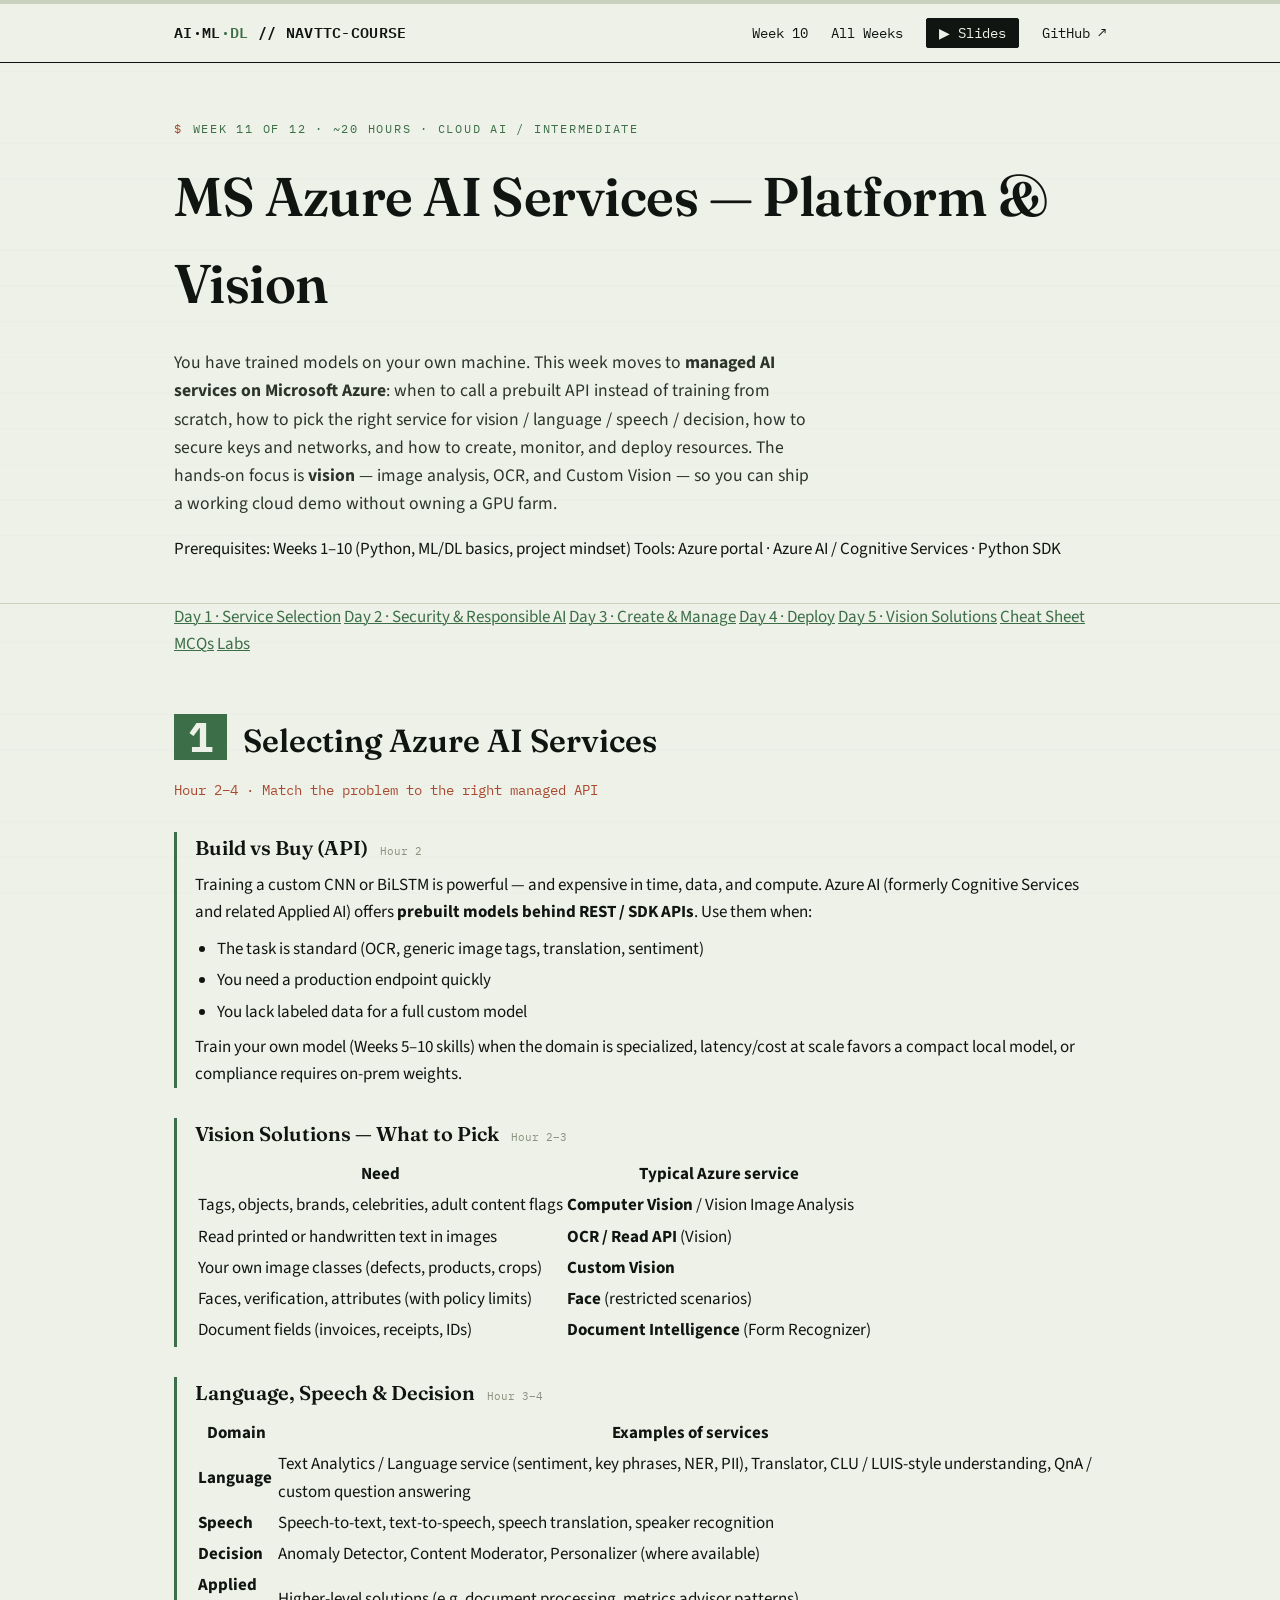
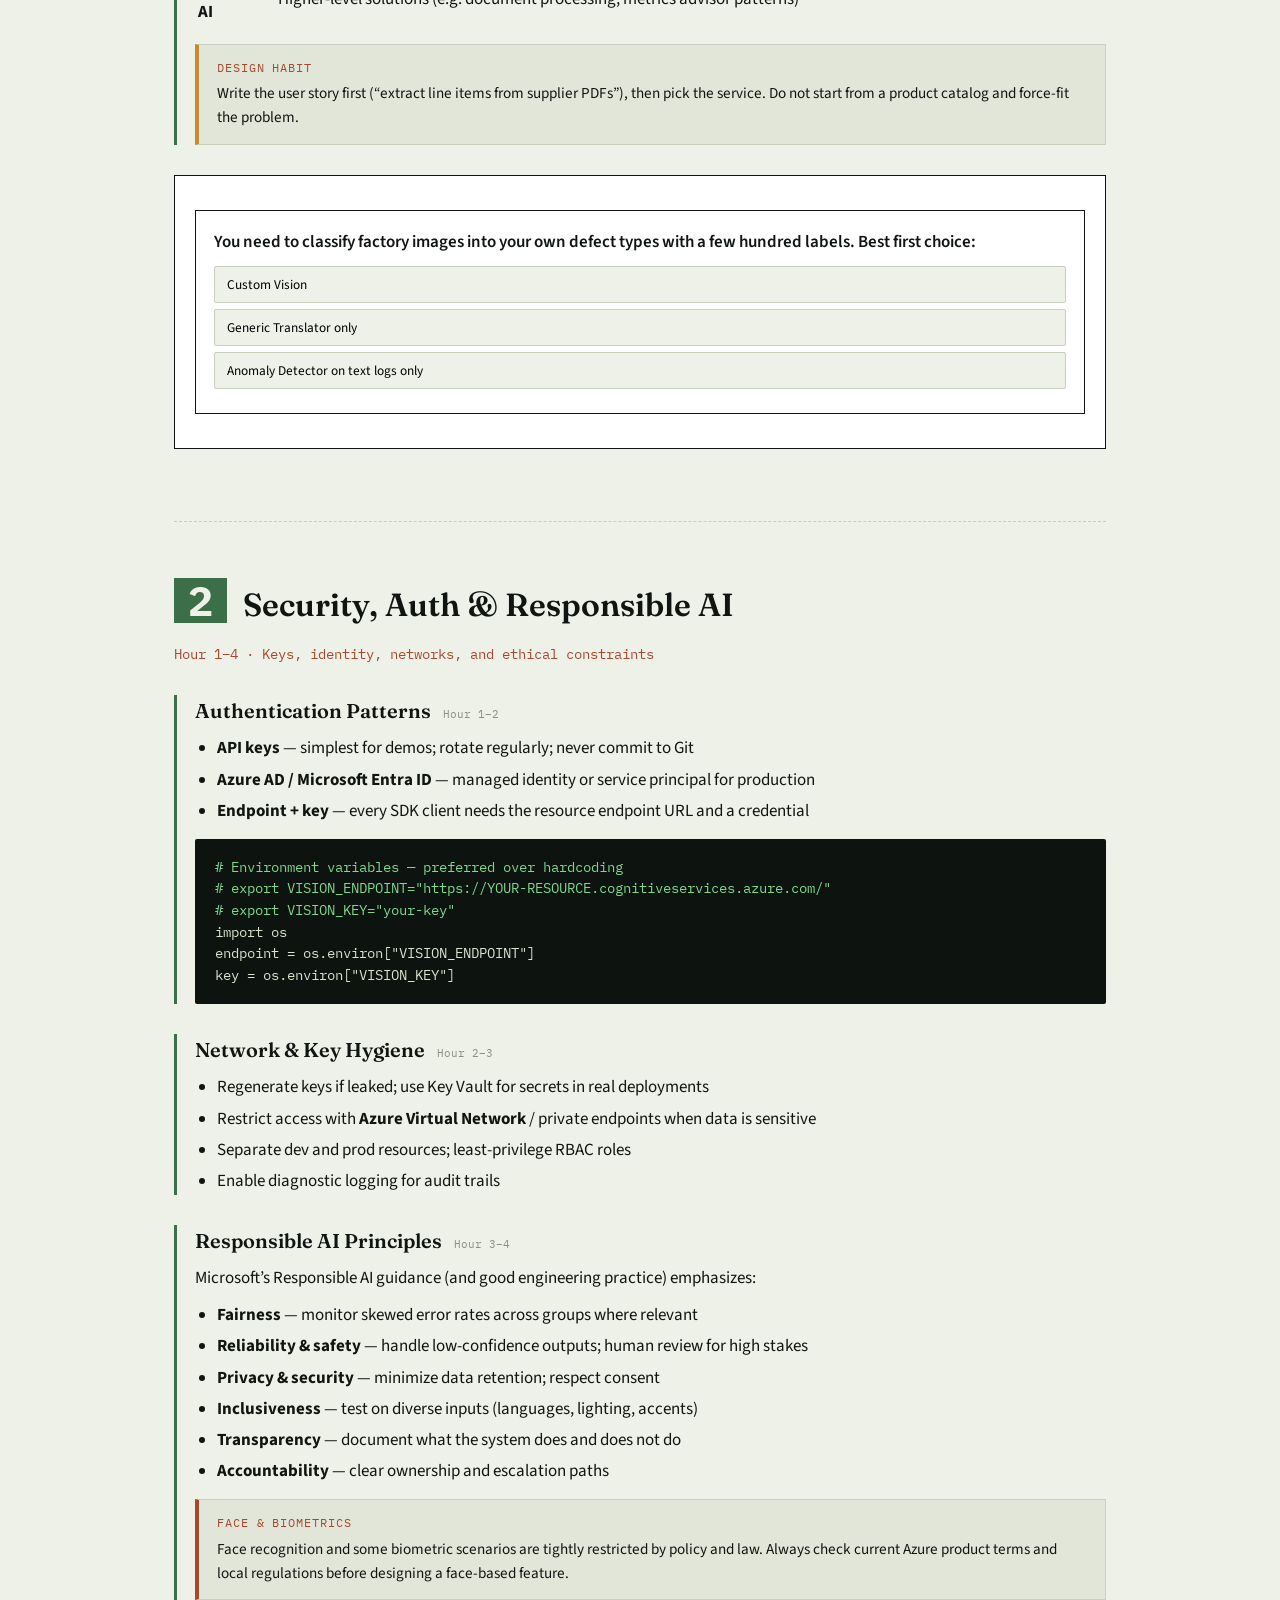
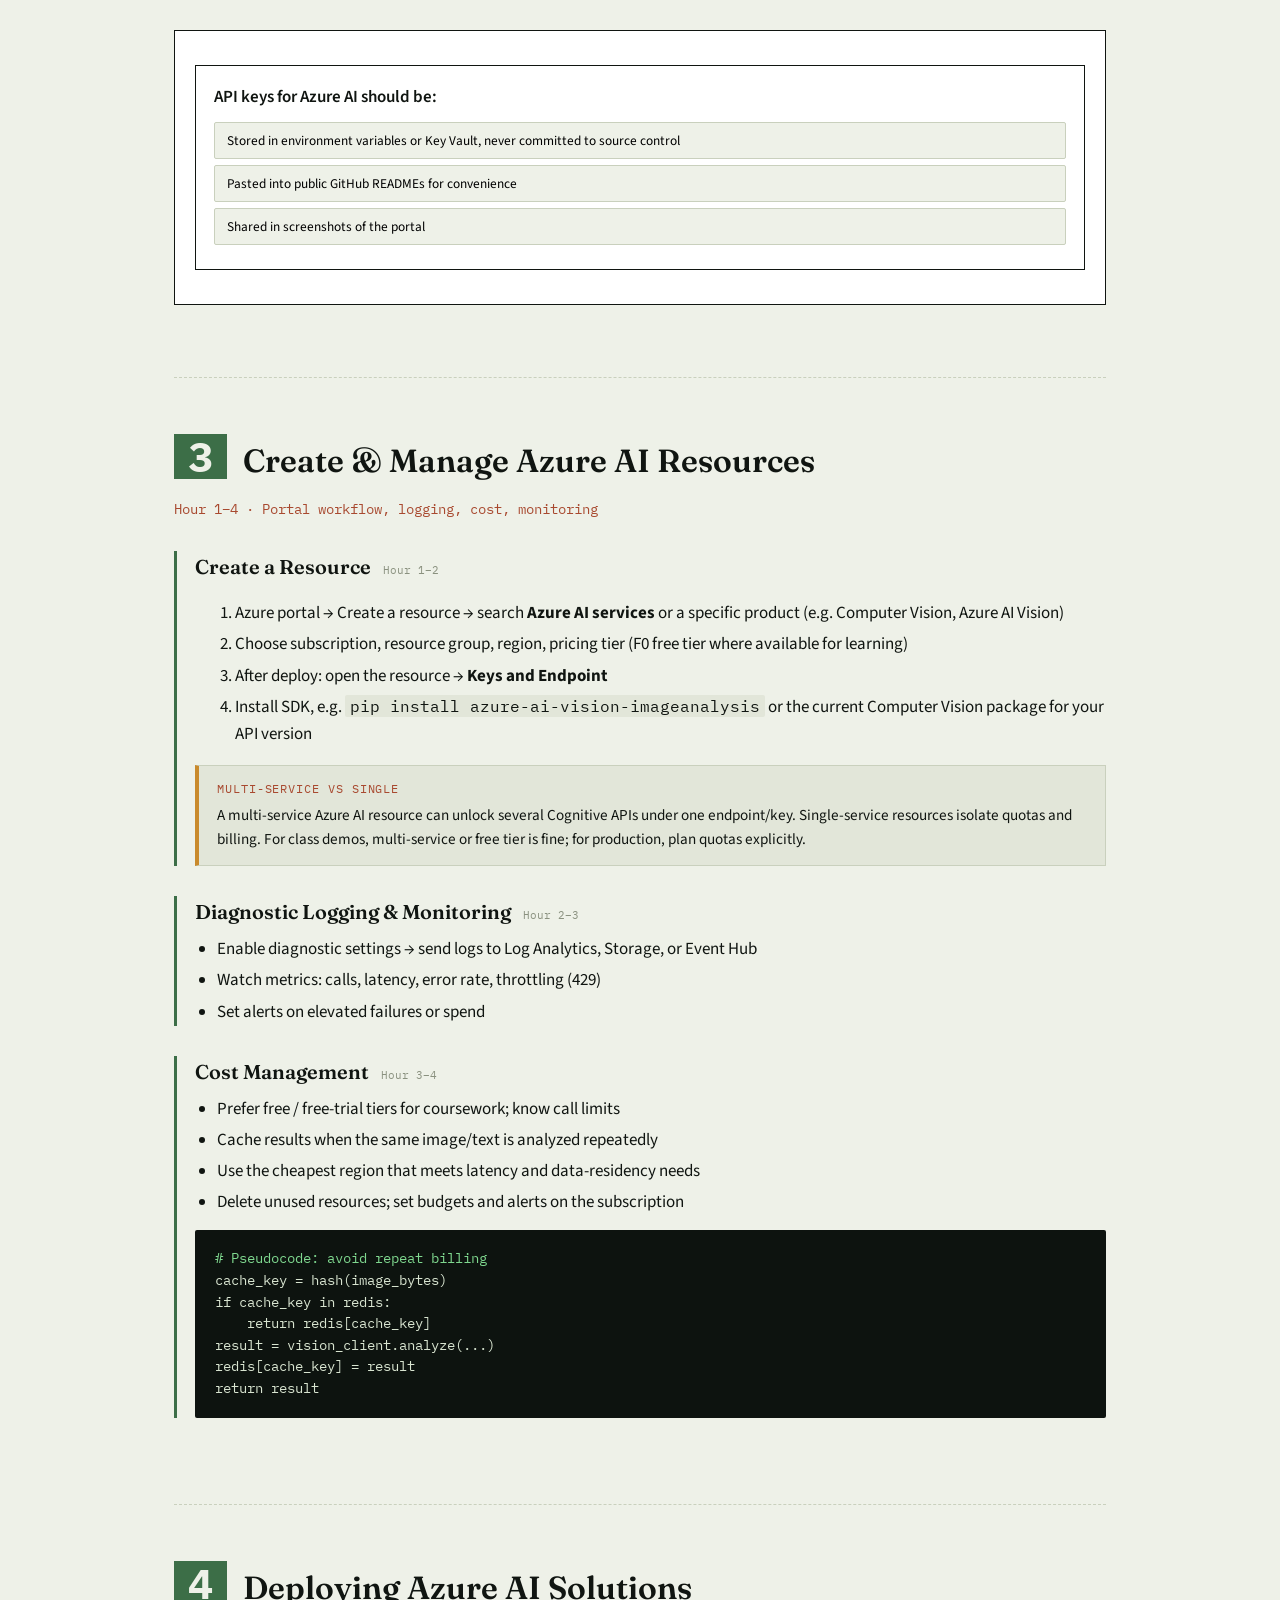
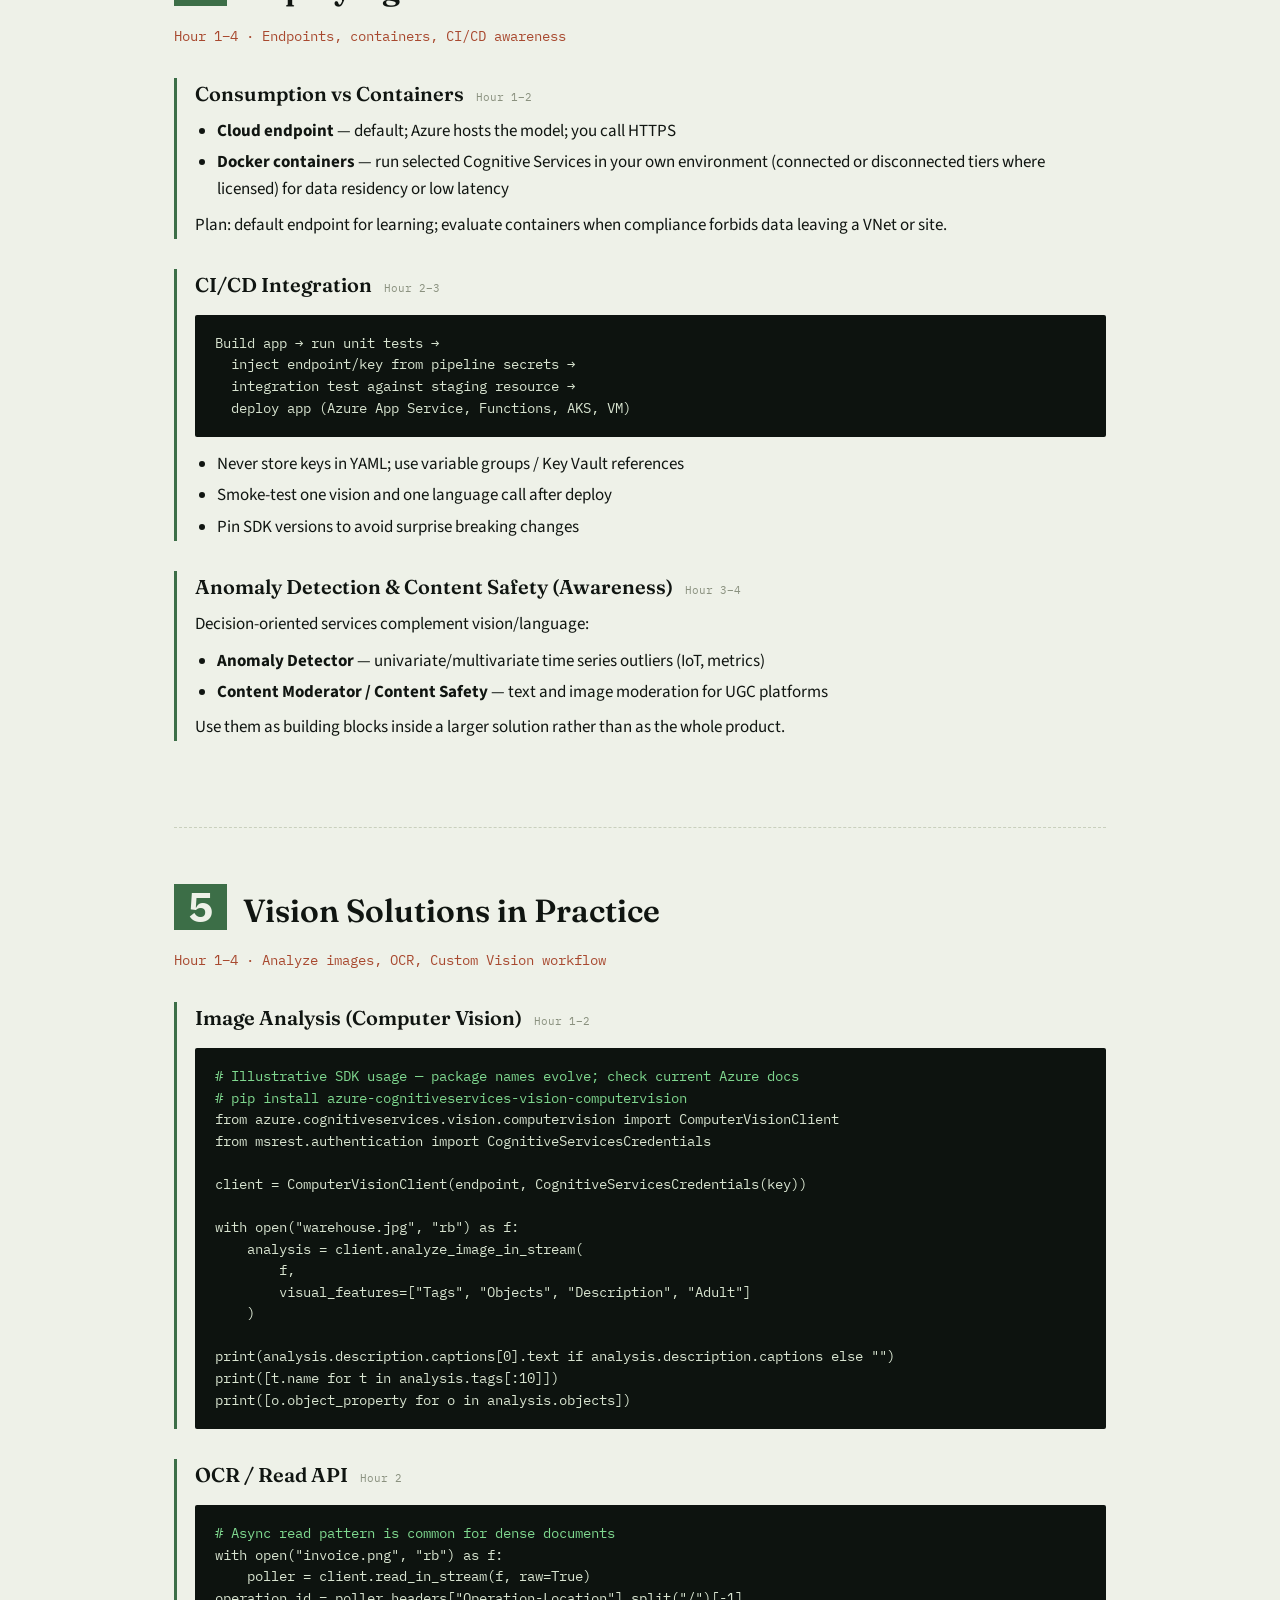
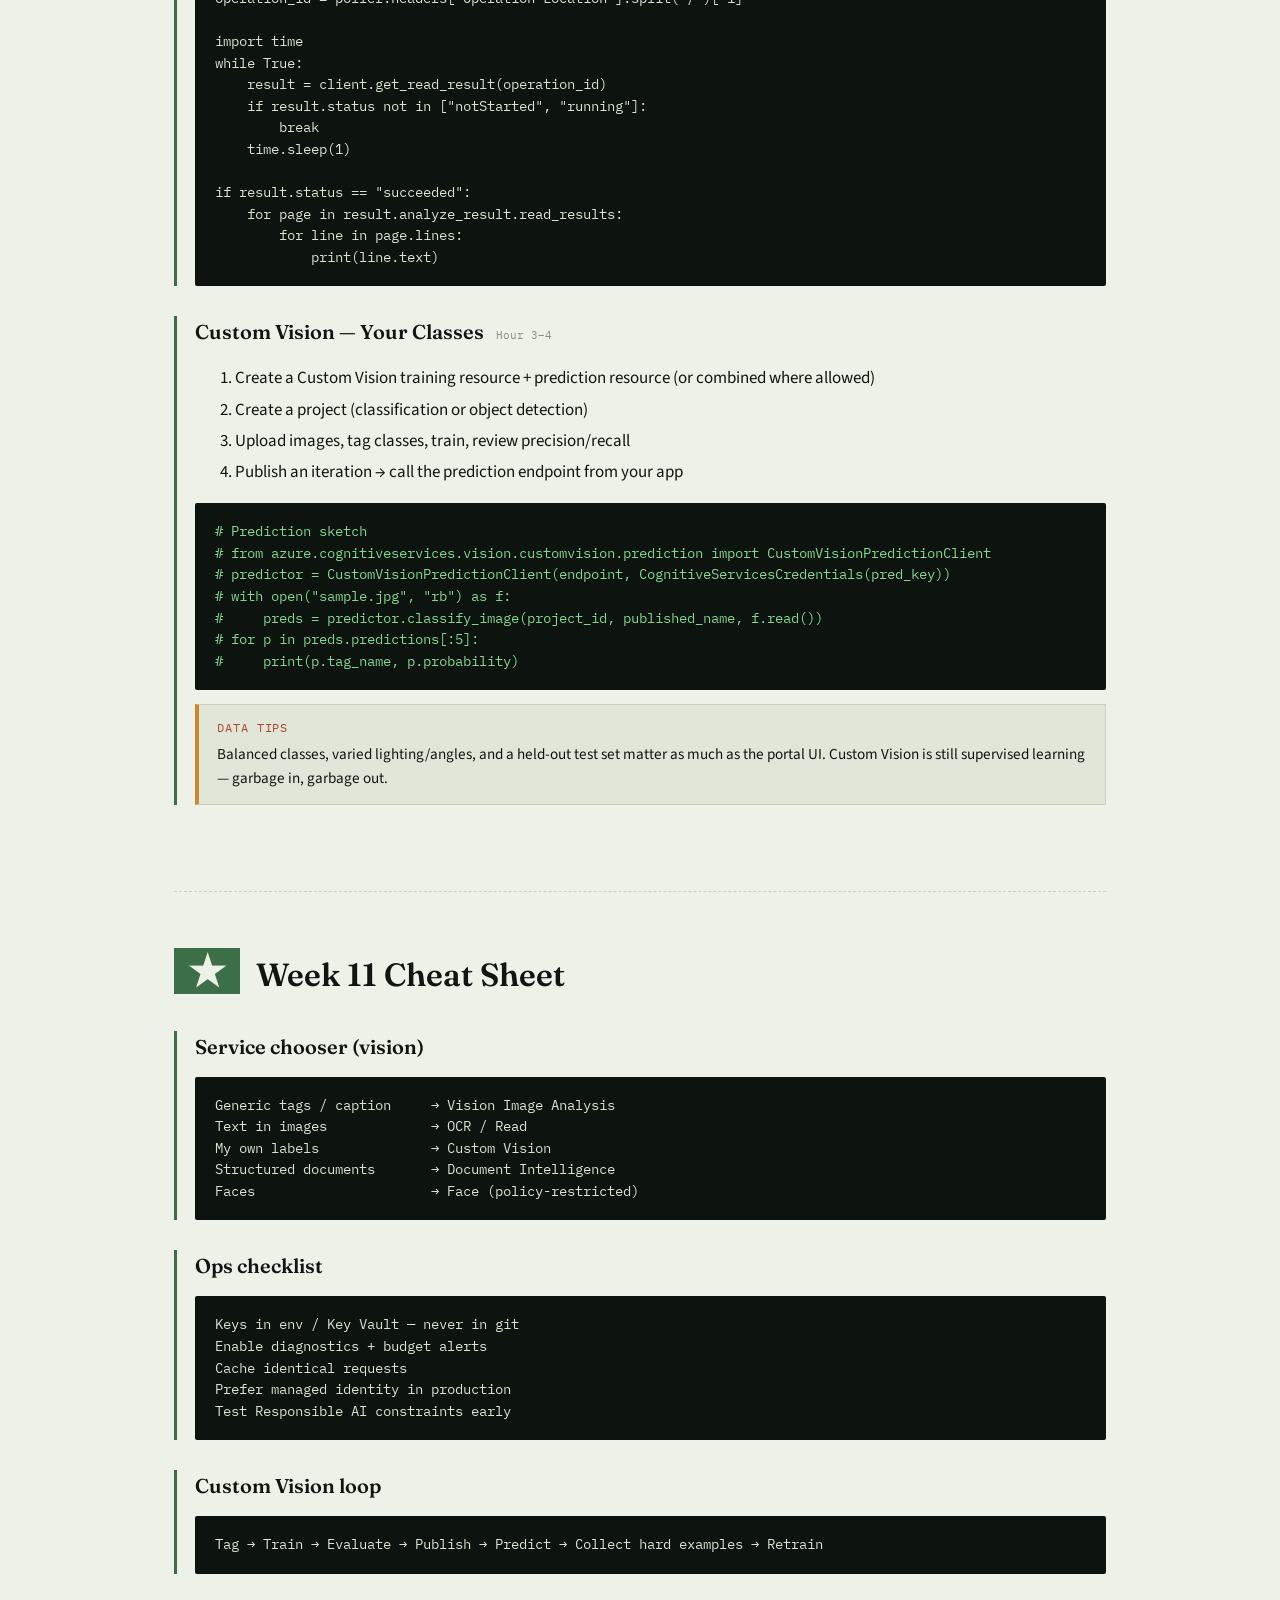
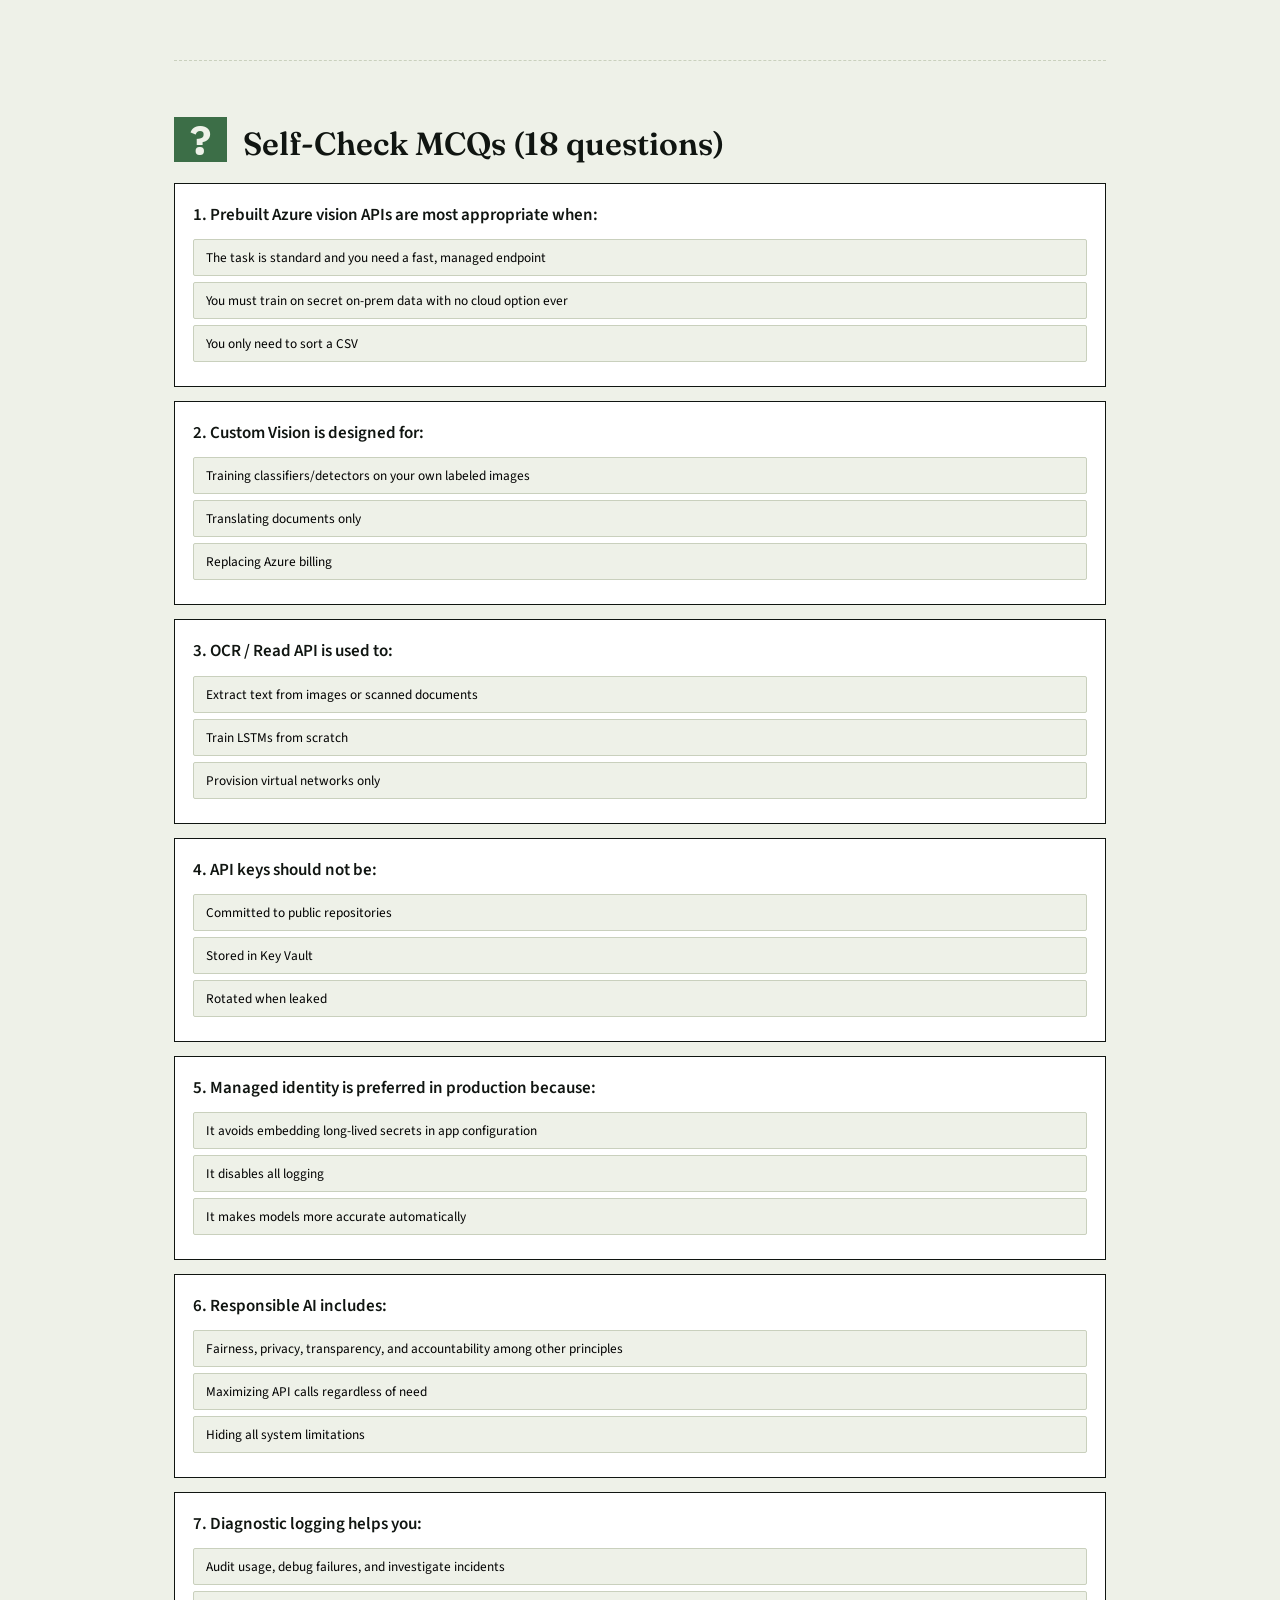
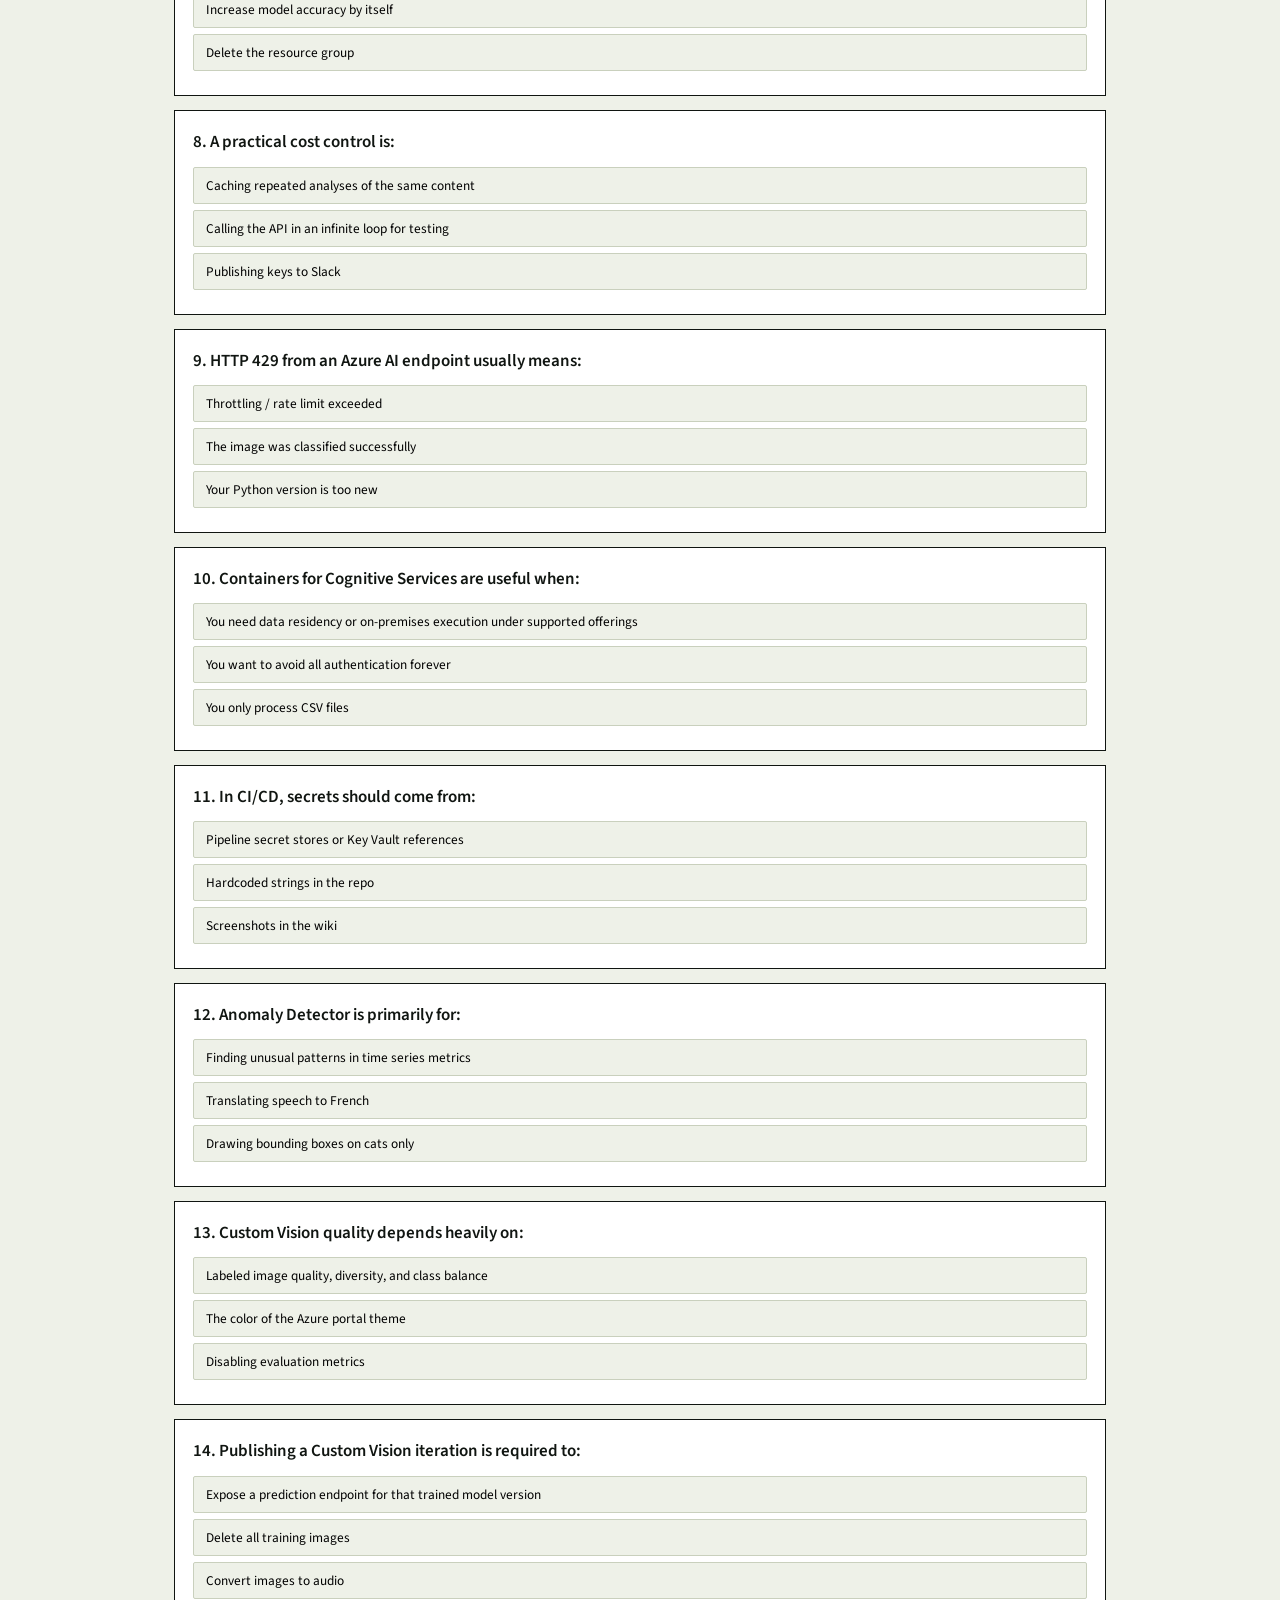
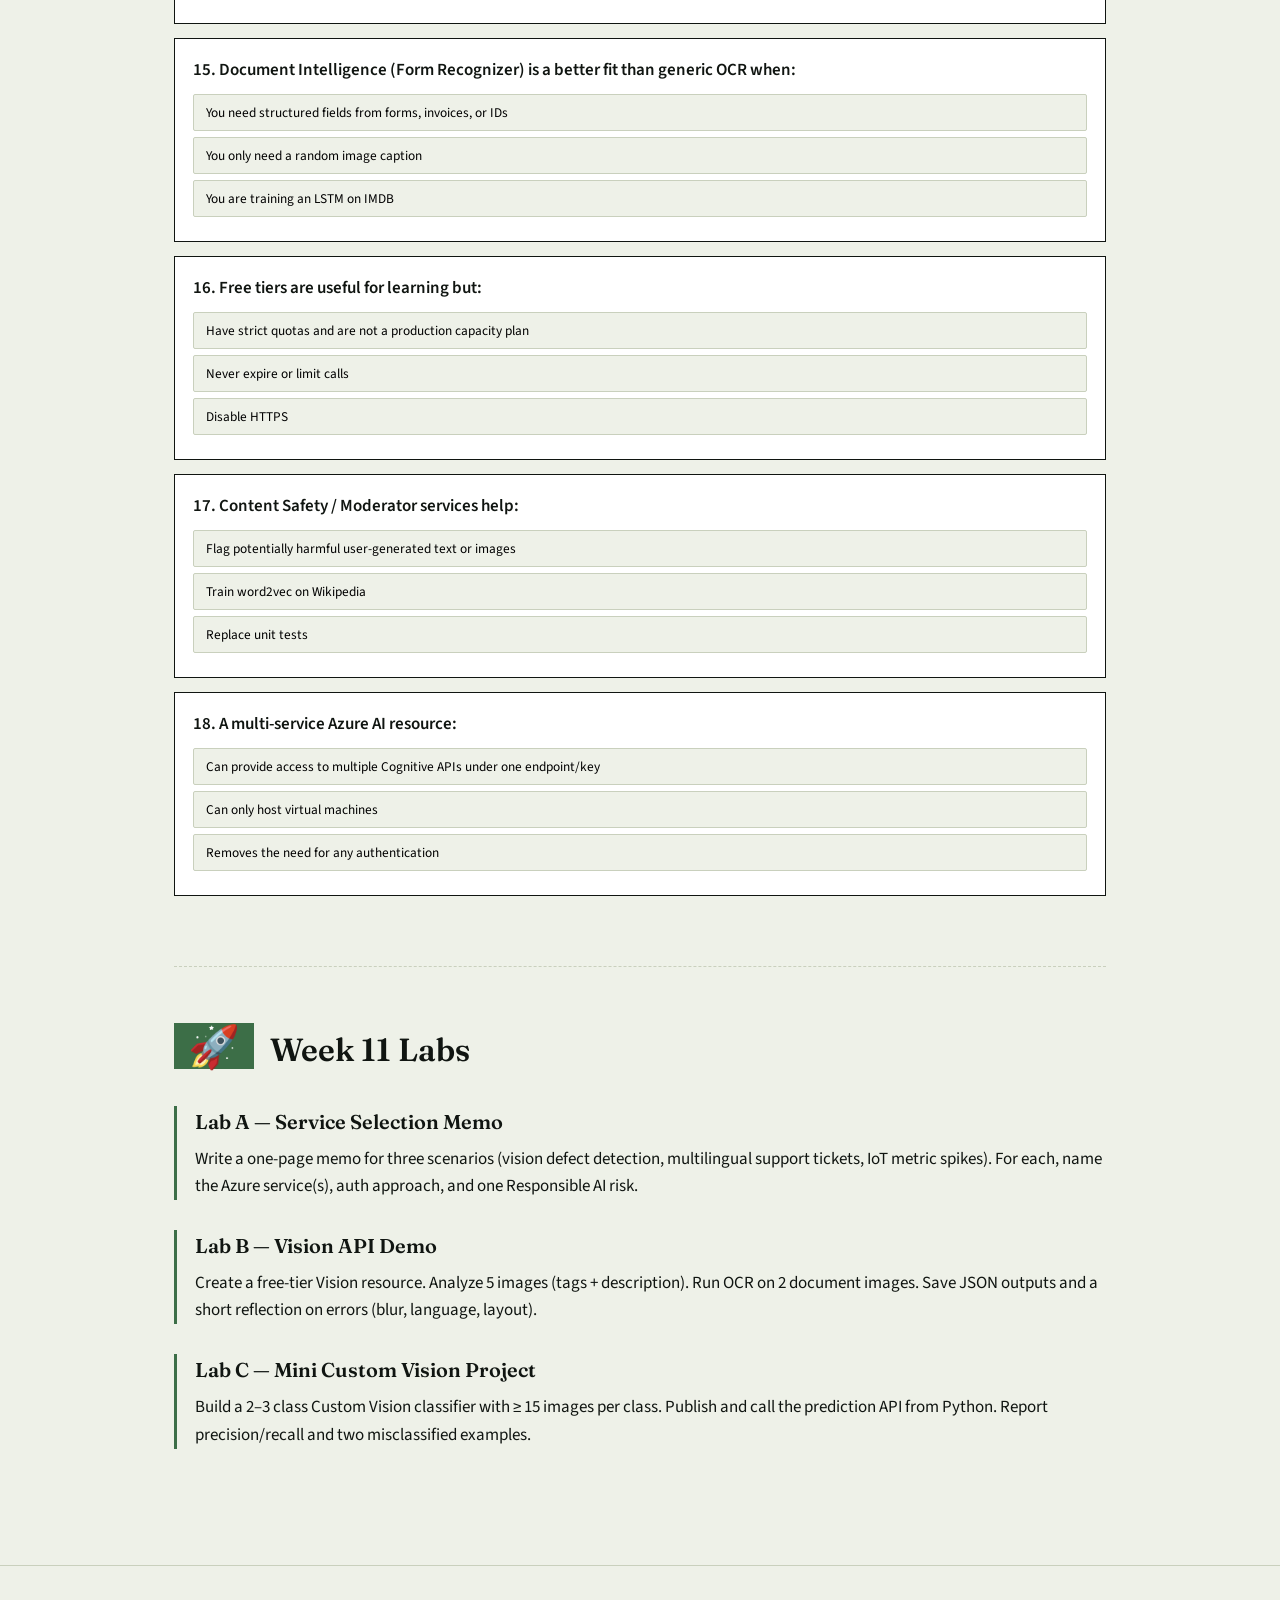
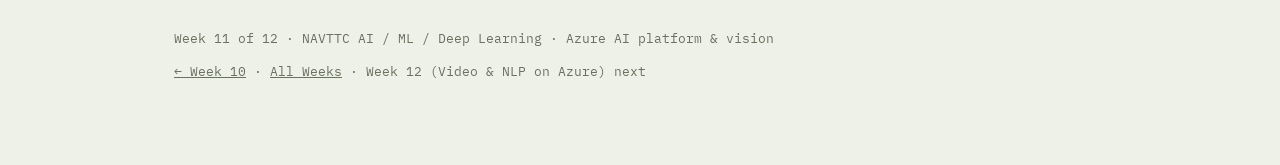
<file: week11/index.html>
<!DOCTYPE html>
<html lang="en">
<head>
<meta charset="UTF-8">
<meta name="viewport" content="width=device-width, initial-scale=1.0">
<title>Week 11 — MS Azure AI Services (Vision &amp; Platform) | AI·ML·DL Course</title>
<meta name="description" content="Week 11 of the NAVTTC AI, ML &amp; Deep Learning course: Microsoft Azure AI services landscape, security, resource management, deployment, and vision solutions — Computer Vision, Custom Vision, OCR — with Python SDK examples.">
<meta name="keywords" content="Azure AI, Cognitive Services, Computer Vision, Custom Vision, OCR, Responsible AI, Azure security, NAVTTC, week 11">
<link rel="preconnect" href="https://fonts.googleapis.com">
<link href="https://fonts.googleapis.com/css2?family=Fraunces:wght@500;600;700&family=Source+Sans+3:wght@400;500;600&family=IBM+Plex+Mono:wght@400;500;600&display=swap" rel="stylesheet">
<link rel="stylesheet" href="../assets/css/style.css">
</head>
<body>

<div class="progress-track"><div class="progress-fill"></div></div>

<header class="topbar">
  <div class="wrap">
    <div class="brand"><a href="../index.html" style="color:inherit;text-decoration:none;">AI·ML<span>·DL</span> // navttc-course</a></div>
    <nav class="topnav">
      <a href="../week10/index.html">Week 10</a>
      <a href="../index.html">All Weeks</a>
      <button id="slideModeToggle" class="topnav-btn">&#9654; Slides</button>
      <a href="https://github.com/zuhaibbutt786/AI-ML-Navttc-course-By-zuhaib-" target="_blank" rel="noopener">GitHub ↗</a>
    </nav>
  </div>
</header>

<section class="hero" style="padding-top:44px;">
  <div class="wrap">
    <p class="eyebrow">week 11 of 12 · ~20 hours · cloud AI / intermediate</p>
    <h1>MS Azure AI Services — Platform &amp; Vision</h1>
    <p class="lede">You have trained models on your own machine. This week moves to
      <strong>managed AI services on Microsoft Azure</strong>: when to call a prebuilt API instead
      of training from scratch, how to pick the right service for vision / language / speech /
      decision, how to secure keys and networks, and how to create, monitor, and deploy resources.
      The hands-on focus is <strong>vision</strong> — image analysis, OCR, and Custom Vision —
      so you can ship a working cloud demo without owning a GPU farm.</p>
    <div class="meta-row">
      <span>Prerequisites: Weeks 1–10 (Python, ML/DL basics, project mindset)</span>
      <span>Tools: Azure portal · Azure AI / Cognitive Services · Python SDK</span>
    </div>
  </div>
</section>

<nav class="toc">
  <div class="wrap">
    <a href="#day1">Day 1 · Service Selection</a>
    <a href="#day2">Day 2 · Security &amp; Responsible AI</a>
    <a href="#day3">Day 3 · Create &amp; Manage</a>
    <a href="#day4">Day 4 · Deploy</a>
    <a href="#day5">Day 5 · Vision Solutions</a>
    <a href="#cheatsheet">Cheat Sheet</a>
    <a href="#mcqs">MCQs</a>
    <a href="#project">Labs</a>
  </div>
</nav>

<main class="wrap">

<!-- ============================================================ DAY 1 -->
<section class="day-section" id="day1">
  <div class="day-head"><span class="day-num">1</span><h2>Selecting Azure AI Services</h2></div>
  <p class="day-sub">Hour 2–4 · Match the problem to the right managed API</p>

  <div class="topic">
    <h3>Build vs Buy (API) <span class="hr">Hour 2</span></h3>
    <p>Training a custom CNN or BiLSTM is powerful — and expensive in time, data, and compute.
      Azure AI (formerly Cognitive Services and related Applied AI) offers <strong>prebuilt models
      behind REST / SDK APIs</strong>. Use them when:</p>
    <ul>
      <li>The task is standard (OCR, generic image tags, translation, sentiment)</li>
      <li>You need a production endpoint quickly</li>
      <li>You lack labeled data for a full custom model</li>
    </ul>
    <p>Train your own model (Weeks 5–10 skills) when the domain is specialized, latency/cost
      at scale favors a compact local model, or compliance requires on-prem weights.</p>
  </div>

  <div class="topic">
    <h3>Vision Solutions — What to Pick <span class="hr">Hour 2–3</span></h3>
    <table>
      <thead>
        <tr><th>Need</th><th>Typical Azure service</th></tr>
      </thead>
      <tbody>
        <tr><td>Tags, objects, brands, celebrities, adult content flags</td><td><strong>Computer Vision</strong> / Vision Image Analysis</td></tr>
        <tr><td>Read printed or handwritten text in images</td><td><strong>OCR / Read API</strong> (Vision)</td></tr>
        <tr><td>Your own image classes (defects, products, crops)</td><td><strong>Custom Vision</strong></td></tr>
        <tr><td>Faces, verification, attributes (with policy limits)</td><td><strong>Face</strong> (restricted scenarios)</td></tr>
        <tr><td>Document fields (invoices, receipts, IDs)</td><td><strong>Document Intelligence</strong> (Form Recognizer)</td></tr>
      </tbody>
    </table>
  </div>

  <div class="topic">
    <h3>Language, Speech &amp; Decision <span class="hr">Hour 3–4</span></h3>
    <table>
      <thead>
        <tr><th>Domain</th><th>Examples of services</th></tr>
      </thead>
      <tbody>
        <tr><td><strong>Language</strong></td><td>Text Analytics / Language service (sentiment, key phrases, NER, PII), Translator, CLU / LUIS-style understanding, QnA / custom question answering</td></tr>
        <tr><td><strong>Speech</strong></td><td>Speech-to-text, text-to-speech, speech translation, speaker recognition</td></tr>
        <tr><td><strong>Decision</strong></td><td>Anomaly Detector, Content Moderator, Personalizer (where available)</td></tr>
        <tr><td><strong>Applied AI</strong></td><td>Higher-level solutions (e.g. document processing, metrics advisor patterns)</td></tr>
      </tbody>
    </table>
    <div class="callout">
      <span class="tag">Design habit</span>
      Write the user story first (“extract line items from supplier PDFs”), then pick the service.
      Do not start from a product catalog and force-fit the problem.
    </div>
  </div>

  <div class="quiz-block">
    <div class="mcq">
      <p class="q">You need to classify factory images into your own defect types with a few hundred labels. Best first choice:</p>
      <button class="mcq-opt" data-correct="true">Custom Vision</button>
      <button class="mcq-opt" data-correct="false">Generic Translator only</button>
      <button class="mcq-opt" data-correct="false">Anomaly Detector on text logs only</button>
    </div>
  </div>
</section>

<!-- ============================================================ DAY 2 -->
<section class="day-section" id="day2">
  <div class="day-head"><span class="day-num">2</span><h2>Security, Auth &amp; Responsible AI</h2></div>
  <p class="day-sub">Hour 1–4 · Keys, identity, networks, and ethical constraints</p>

  <div class="topic">
    <h3>Authentication Patterns <span class="hr">Hour 1–2</span></h3>
    <ul>
      <li><strong>API keys</strong> — simplest for demos; rotate regularly; never commit to Git</li>
      <li><strong>Azure AD / Microsoft Entra ID</strong> — managed identity or service principal for production</li>
      <li><strong>Endpoint + key</strong> — every SDK client needs the resource endpoint URL and a credential</li>
    </ul>
    <pre><span class="c"># Environment variables — preferred over hardcoding</span>
<span class="c"># export VISION_ENDPOINT="https://YOUR-RESOURCE.cognitiveservices.azure.com/"</span>
<span class="c"># export VISION_KEY="your-key"</span>
import os
endpoint = os.environ["VISION_ENDPOINT"]
key = os.environ["VISION_KEY"]</pre>
  </div>

  <div class="topic">
    <h3>Network &amp; Key Hygiene <span class="hr">Hour 2–3</span></h3>
    <ul>
      <li>Regenerate keys if leaked; use Key Vault for secrets in real deployments</li>
      <li>Restrict access with <strong>Azure Virtual Network</strong> / private endpoints when data is sensitive</li>
      <li>Separate dev and prod resources; least-privilege RBAC roles</li>
      <li>Enable diagnostic logging for audit trails</li>
    </ul>
  </div>

  <div class="topic">
    <h3>Responsible AI Principles <span class="hr">Hour 3–4</span></h3>
    <p>Microsoft’s Responsible AI guidance (and good engineering practice) emphasizes:</p>
    <ul>
      <li><strong>Fairness</strong> — monitor skewed error rates across groups where relevant</li>
      <li><strong>Reliability &amp; safety</strong> — handle low-confidence outputs; human review for high stakes</li>
      <li><strong>Privacy &amp; security</strong> — minimize data retention; respect consent</li>
      <li><strong>Inclusiveness</strong> — test on diverse inputs (languages, lighting, accents)</li>
      <li><strong>Transparency</strong> — document what the system does and does not do</li>
      <li><strong>Accountability</strong> — clear ownership and escalation paths</li>
    </ul>
    <div class="callout warn">
      <span class="tag">Face &amp; biometrics</span>
      Face recognition and some biometric scenarios are tightly restricted by policy and law.
      Always check current Azure product terms and local regulations before designing a face-based feature.
    </div>
  </div>

  <div class="quiz-block">
    <div class="mcq">
      <p class="q">API keys for Azure AI should be:</p>
      <button class="mcq-opt" data-correct="true">Stored in environment variables or Key Vault, never committed to source control</button>
      <button class="mcq-opt" data-correct="false">Pasted into public GitHub READMEs for convenience</button>
      <button class="mcq-opt" data-correct="false">Shared in screenshots of the portal</button>
    </div>
  </div>
</section>

<!-- ============================================================ DAY 3 -->
<section class="day-section" id="day3">
  <div class="day-head"><span class="day-num">3</span><h2>Create &amp; Manage Azure AI Resources</h2></div>
  <p class="day-sub">Hour 1–4 · Portal workflow, logging, cost, monitoring</p>

  <div class="topic">
    <h3>Create a Resource <span class="hr">Hour 1–2</span></h3>
    <ol>
      <li>Azure portal → Create a resource → search <strong>Azure AI services</strong> or a specific product (e.g. Computer Vision, Azure AI Vision)</li>
      <li>Choose subscription, resource group, region, pricing tier (F0 free tier where available for learning)</li>
      <li>After deploy: open the resource → <strong>Keys and Endpoint</strong></li>
      <li>Install SDK, e.g. <code>pip install azure-ai-vision-imageanalysis</code> or the current Computer Vision package for your API version</li>
    </ol>
    <div class="callout">
      <span class="tag">Multi-service vs single</span>
      A multi-service Azure AI resource can unlock several Cognitive APIs under one endpoint/key.
      Single-service resources isolate quotas and billing. For class demos, multi-service or free tier is fine; for production, plan quotas explicitly.
    </div>
  </div>

  <div class="topic">
    <h3>Diagnostic Logging &amp; Monitoring <span class="hr">Hour 2–3</span></h3>
    <ul>
      <li>Enable diagnostic settings → send logs to Log Analytics, Storage, or Event Hub</li>
      <li>Watch metrics: calls, latency, error rate, throttling (429)</li>
      <li>Set alerts on elevated failures or spend</li>
    </ul>
  </div>

  <div class="topic">
    <h3>Cost Management <span class="hr">Hour 3–4</span></h3>
    <ul>
      <li>Prefer free / free-trial tiers for coursework; know call limits</li>
      <li>Cache results when the same image/text is analyzed repeatedly</li>
      <li>Use the cheapest region that meets latency and data-residency needs</li>
      <li>Delete unused resources; set budgets and alerts on the subscription</li>
    </ul>
    <pre><span class="c"># Pseudocode: avoid repeat billing</span>
cache_key = hash(image_bytes)
if cache_key in redis:
    return redis[cache_key]
result = vision_client.analyze(...)
redis[cache_key] = result
return result</pre>
  </div>
</section>

<!-- ============================================================ DAY 4 -->
<section class="day-section" id="day4">
  <div class="day-head"><span class="day-num">4</span><h2>Deploying Azure AI Solutions</h2></div>
  <p class="day-sub">Hour 1–4 · Endpoints, containers, CI/CD awareness</p>

  <div class="topic">
    <h3>Consumption vs Containers <span class="hr">Hour 1–2</span></h3>
    <ul>
      <li><strong>Cloud endpoint</strong> — default; Azure hosts the model; you call HTTPS</li>
      <li><strong>Docker containers</strong> — run selected Cognitive Services in your own environment (connected or disconnected tiers where licensed) for data residency or low latency</li>
    </ul>
    <p>Plan: default endpoint for learning; evaluate containers when compliance forbids data leaving a VNet or site.</p>
  </div>

  <div class="topic">
    <h3>CI/CD Integration <span class="hr">Hour 2–3</span></h3>
    <pre>Build app → run unit tests →
  inject endpoint/key from pipeline secrets →
  integration test against staging resource →
  deploy app (Azure App Service, Functions, AKS, VM)</pre>
    <ul>
      <li>Never store keys in YAML; use variable groups / Key Vault references</li>
      <li>Smoke-test one vision and one language call after deploy</li>
      <li>Pin SDK versions to avoid surprise breaking changes</li>
    </ul>
  </div>

  <div class="topic">
    <h3>Anomaly Detection &amp; Content Safety (Awareness) <span class="hr">Hour 3–4</span></h3>
    <p>Decision-oriented services complement vision/language:</p>
    <ul>
      <li><strong>Anomaly Detector</strong> — univariate/multivariate time series outliers (IoT, metrics)</li>
      <li><strong>Content Moderator / Content Safety</strong> — text and image moderation for UGC platforms</li>
    </ul>
    <p>Use them as building blocks inside a larger solution rather than as the whole product.</p>
  </div>
</section>

<!-- ============================================================ DAY 5 -->
<section class="day-section" id="day5">
  <div class="day-head"><span class="day-num">5</span><h2>Vision Solutions in Practice</h2></div>
  <p class="day-sub">Hour 1–4 · Analyze images, OCR, Custom Vision workflow</p>

  <div class="topic">
    <h3>Image Analysis (Computer Vision) <span class="hr">Hour 1–2</span></h3>
    <pre><span class="c"># Illustrative SDK usage — package names evolve; check current Azure docs</span>
<span class="c"># pip install azure-cognitiveservices-vision-computervision</span>
from azure.cognitiveservices.vision.computervision import ComputerVisionClient
from msrest.authentication import CognitiveServicesCredentials

client = ComputerVisionClient(endpoint, CognitiveServicesCredentials(key))

with open("warehouse.jpg", "rb") as f:
    analysis = client.analyze_image_in_stream(
        f,
        visual_features=["Tags", "Objects", "Description", "Adult"]
    )

print(analysis.description.captions[0].text if analysis.description.captions else "")
print([t.name for t in analysis.tags[:10]])
print([o.object_property for o in analysis.objects])</pre>
  </div>

  <div class="topic">
    <h3>OCR / Read API <span class="hr">Hour 2</span></h3>
    <pre><span class="c"># Async read pattern is common for dense documents</span>
with open("invoice.png", "rb") as f:
    poller = client.read_in_stream(f, raw=True)
operation_id = poller.headers["Operation-Location"].split("/")[-1]

import time
while True:
    result = client.get_read_result(operation_id)
    if result.status not in ["notStarted", "running"]:
        break
    time.sleep(1)

if result.status == "succeeded":
    for page in result.analyze_result.read_results:
        for line in page.lines:
            print(line.text)</pre>
  </div>

  <div class="topic">
    <h3>Custom Vision — Your Classes <span class="hr">Hour 3–4</span></h3>
    <ol>
      <li>Create a Custom Vision training resource + prediction resource (or combined where allowed)</li>
      <li>Create a project (classification or object detection)</li>
      <li>Upload images, tag classes, train, review precision/recall</li>
      <li>Publish an iteration → call the prediction endpoint from your app</li>
    </ol>
    <pre><span class="c"># Prediction sketch</span>
<span class="c"># from azure.cognitiveservices.vision.customvision.prediction import CustomVisionPredictionClient</span>
<span class="c"># predictor = CustomVisionPredictionClient(endpoint, CognitiveServicesCredentials(pred_key))</span>
<span class="c"># with open("sample.jpg", "rb") as f:</span>
<span class="c">#     preds = predictor.classify_image(project_id, published_name, f.read())</span>
<span class="c"># for p in preds.predictions[:5]:</span>
<span class="c">#     print(p.tag_name, p.probability)</span></pre>
    <div class="callout">
      <span class="tag">Data tips</span>
      Balanced classes, varied lighting/angles, and a held-out test set matter as much as the
      portal UI. Custom Vision is still supervised learning — garbage in, garbage out.
    </div>
  </div>
</section>

<!-- ============================================================ CHEAT SHEET -->
<section class="day-section" id="cheatsheet">
  <div class="day-head"><span class="day-num">★</span><h2>Week 11 Cheat Sheet</h2></div>

  <div class="topic">
    <h3>Service chooser (vision)</h3>
    <pre>Generic tags / caption     → Vision Image Analysis
Text in images             → OCR / Read
My own labels              → Custom Vision
Structured documents       → Document Intelligence
Faces                      → Face (policy-restricted)</pre>
  </div>

  <div class="topic">
    <h3>Ops checklist</h3>
    <pre>Keys in env / Key Vault — never in git
Enable diagnostics + budget alerts
Cache identical requests
Prefer managed identity in production
Test Responsible AI constraints early</pre>
  </div>

  <div class="topic">
    <h3>Custom Vision loop</h3>
    <pre>Tag → Train → Evaluate → Publish → Predict → Collect hard examples → Retrain</pre>
  </div>
</section>

<!-- ============================================================ MCQs -->
<section class="day-section" id="mcqs">
  <div class="day-head"><span class="day-num">?</span><h2>Self-Check MCQs (18 questions)</h2></div>

  <div class="mcq"><p class="q">1. Prebuilt Azure vision APIs are most appropriate when:</p>
    <button class="mcq-opt" data-correct="true">The task is standard and you need a fast, managed endpoint</button>
    <button class="mcq-opt" data-correct="false">You must train on secret on-prem data with no cloud option ever</button>
    <button class="mcq-opt" data-correct="false">You only need to sort a CSV</button></div>

  <div class="mcq"><p class="q">2. Custom Vision is designed for:</p>
    <button class="mcq-opt" data-correct="true">Training classifiers/detectors on your own labeled images</button>
    <button class="mcq-opt" data-correct="false">Translating documents only</button>
    <button class="mcq-opt" data-correct="false">Replacing Azure billing</button></div>

  <div class="mcq"><p class="q">3. OCR / Read API is used to:</p>
    <button class="mcq-opt" data-correct="true">Extract text from images or scanned documents</button>
    <button class="mcq-opt" data-correct="false">Train LSTMs from scratch</button>
    <button class="mcq-opt" data-correct="false">Provision virtual networks only</button></div>

  <div class="mcq"><p class="q">4. API keys should not be:</p>
    <button class="mcq-opt" data-correct="true">Committed to public repositories</button>
    <button class="mcq-opt" data-correct="false">Stored in Key Vault</button>
    <button class="mcq-opt" data-correct="false">Rotated when leaked</button></div>

  <div class="mcq"><p class="q">5. Managed identity is preferred in production because:</p>
    <button class="mcq-opt" data-correct="true">It avoids embedding long-lived secrets in app configuration</button>
    <button class="mcq-opt" data-correct="false">It disables all logging</button>
    <button class="mcq-opt" data-correct="false">It makes models more accurate automatically</button></div>

  <div class="mcq"><p class="q">6. Responsible AI includes:</p>
    <button class="mcq-opt" data-correct="true">Fairness, privacy, transparency, and accountability among other principles</button>
    <button class="mcq-opt" data-correct="false">Maximizing API calls regardless of need</button>
    <button class="mcq-opt" data-correct="false">Hiding all system limitations</button></div>

  <div class="mcq"><p class="q">7. Diagnostic logging helps you:</p>
    <button class="mcq-opt" data-correct="true">Audit usage, debug failures, and investigate incidents</button>
    <button class="mcq-opt" data-correct="false">Increase model accuracy by itself</button>
    <button class="mcq-opt" data-correct="false">Delete the resource group</button></div>

  <div class="mcq"><p class="q">8. A practical cost control is:</p>
    <button class="mcq-opt" data-correct="true">Caching repeated analyses of the same content</button>
    <button class="mcq-opt" data-correct="false">Calling the API in an infinite loop for testing</button>
    <button class="mcq-opt" data-correct="false">Publishing keys to Slack</button></div>

  <div class="mcq"><p class="q">9. HTTP 429 from an Azure AI endpoint usually means:</p>
    <button class="mcq-opt" data-correct="true">Throttling / rate limit exceeded</button>
    <button class="mcq-opt" data-correct="false">The image was classified successfully</button>
    <button class="mcq-opt" data-correct="false">Your Python version is too new</button></div>

  <div class="mcq"><p class="q">10. Containers for Cognitive Services are useful when:</p>
    <button class="mcq-opt" data-correct="true">You need data residency or on-premises execution under supported offerings</button>
    <button class="mcq-opt" data-correct="false">You want to avoid all authentication forever</button>
    <button class="mcq-opt" data-correct="false">You only process CSV files</button></div>

  <div class="mcq"><p class="q">11. In CI/CD, secrets should come from:</p>
    <button class="mcq-opt" data-correct="true">Pipeline secret stores or Key Vault references</button>
    <button class="mcq-opt" data-correct="false">Hardcoded strings in the repo</button>
    <button class="mcq-opt" data-correct="false">Screenshots in the wiki</button></div>

  <div class="mcq"><p class="q">12. Anomaly Detector is primarily for:</p>
    <button class="mcq-opt" data-correct="true">Finding unusual patterns in time series metrics</button>
    <button class="mcq-opt" data-correct="false">Translating speech to French</button>
    <button class="mcq-opt" data-correct="false">Drawing bounding boxes on cats only</button></div>

  <div class="mcq"><p class="q">13. Custom Vision quality depends heavily on:</p>
    <button class="mcq-opt" data-correct="true">Labeled image quality, diversity, and class balance</button>
    <button class="mcq-opt" data-correct="false">The color of the Azure portal theme</button>
    <button class="mcq-opt" data-correct="false">Disabling evaluation metrics</button></div>

  <div class="mcq"><p class="q">14. Publishing a Custom Vision iteration is required to:</p>
    <button class="mcq-opt" data-correct="true">Expose a prediction endpoint for that trained model version</button>
    <button class="mcq-opt" data-correct="false">Delete all training images</button>
    <button class="mcq-opt" data-correct="false">Convert images to audio</button></div>

  <div class="mcq"><p class="q">15. Document Intelligence (Form Recognizer) is a better fit than generic OCR when:</p>
    <button class="mcq-opt" data-correct="true">You need structured fields from forms, invoices, or IDs</button>
    <button class="mcq-opt" data-correct="false">You only need a random image caption</button>
    <button class="mcq-opt" data-correct="false">You are training an LSTM on IMDB</button></div>

  <div class="mcq"><p class="q">16. Free tiers are useful for learning but:</p>
    <button class="mcq-opt" data-correct="true">Have strict quotas and are not a production capacity plan</button>
    <button class="mcq-opt" data-correct="false">Never expire or limit calls</button>
    <button class="mcq-opt" data-correct="false">Disable HTTPS</button></div>

  <div class="mcq"><p class="q">17. Content Safety / Moderator services help:</p>
    <button class="mcq-opt" data-correct="true">Flag potentially harmful user-generated text or images</button>
    <button class="mcq-opt" data-correct="false">Train word2vec on Wikipedia</button>
    <button class="mcq-opt" data-correct="false">Replace unit tests</button></div>

  <div class="mcq"><p class="q">18. A multi-service Azure AI resource:</p>
    <button class="mcq-opt" data-correct="true">Can provide access to multiple Cognitive APIs under one endpoint/key</button>
    <button class="mcq-opt" data-correct="false">Can only host virtual machines</button>
    <button class="mcq-opt" data-correct="false">Removes the need for any authentication</button></div>
</section>

<!-- ============================================================ LABS -->
<section class="day-section" id="project">
  <div class="day-head"><span class="day-num">🚀</span><h2>Week 11 Labs</h2></div>

  <div class="topic">
    <h3>Lab A — Service Selection Memo</h3>
    <p>Write a one-page memo for three scenarios (vision defect detection, multilingual support
      tickets, IoT metric spikes). For each, name the Azure service(s), auth approach, and one
      Responsible AI risk.</p>
  </div>

  <div class="topic">
    <h3>Lab B — Vision API Demo</h3>
    <p>Create a free-tier Vision resource. Analyze 5 images (tags + description). Run OCR on
      2 document images. Save JSON outputs and a short reflection on errors (blur, language, layout).</p>
  </div>

  <div class="topic">
    <h3>Lab C — Mini Custom Vision Project</h3>
    <p>Build a 2–3 class Custom Vision classifier with ≥ 15 images per class. Publish and call
      the prediction API from Python. Report precision/recall and two misclassified examples.</p>
  </div>
</section>

</main>

<footer>
  <div class="wrap">
    <p>Week 11 of 12 · NAVTTC AI / ML / Deep Learning · Azure AI platform &amp; vision</p>
    <p><a href="../week10/index.html">← Week 10</a> · <a href="../index.html">All Weeks</a> · Week 12 (Video &amp; NLP on Azure) next</p>
  </div>
</footer>

<script src="../assets/js/main.js"></script>
</body>
</html>
</file>
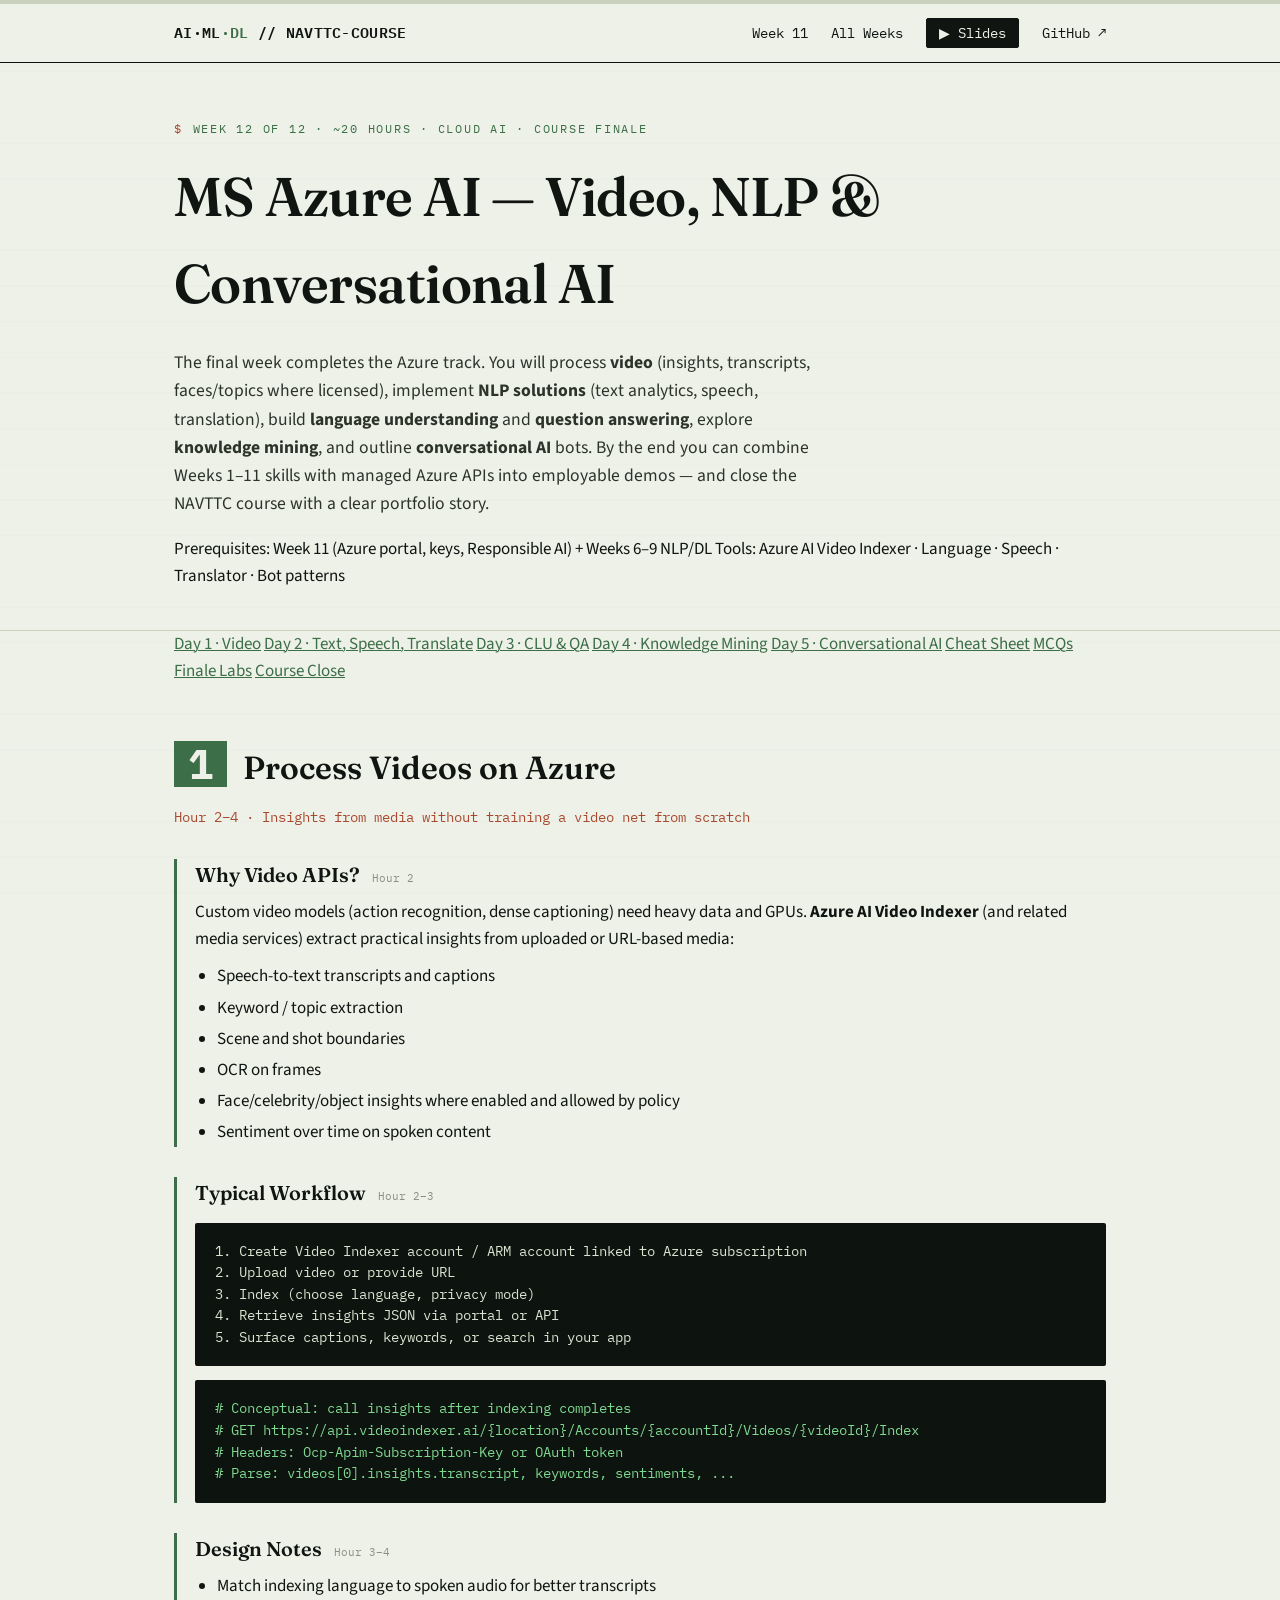
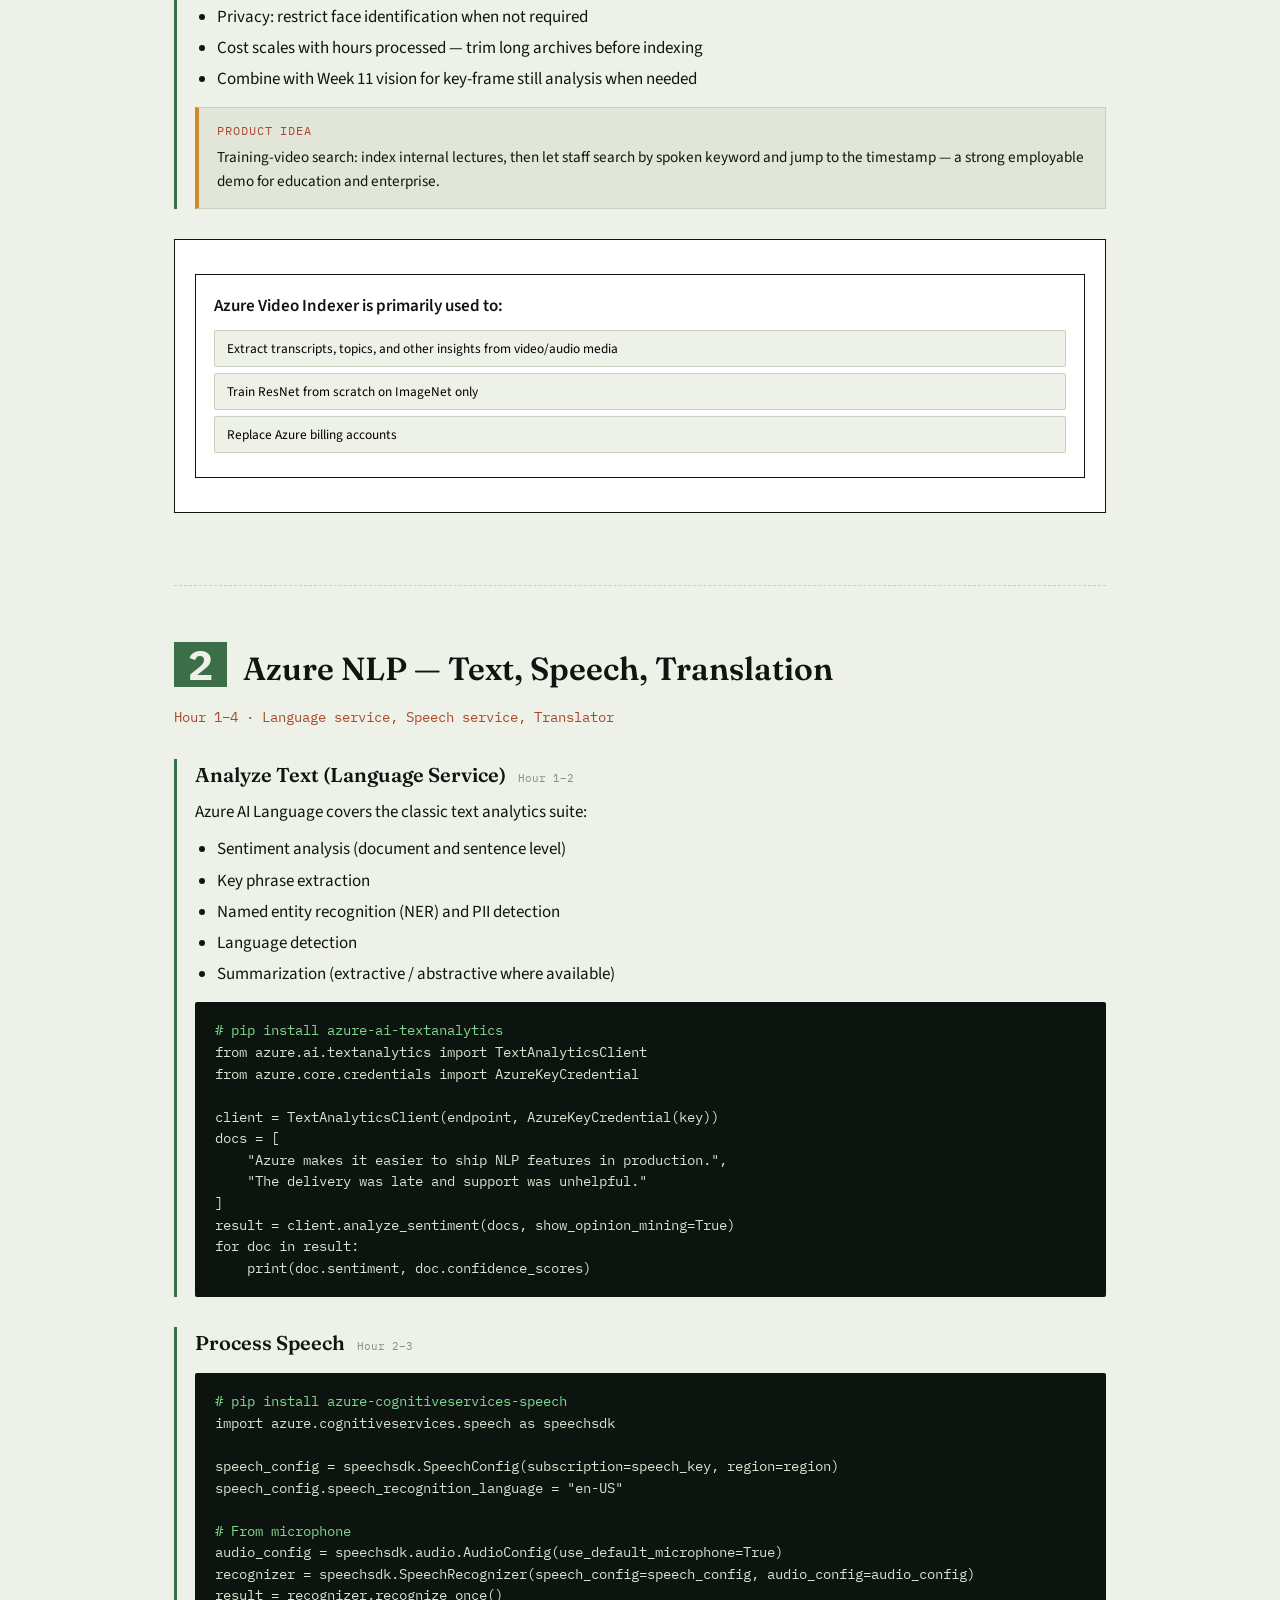
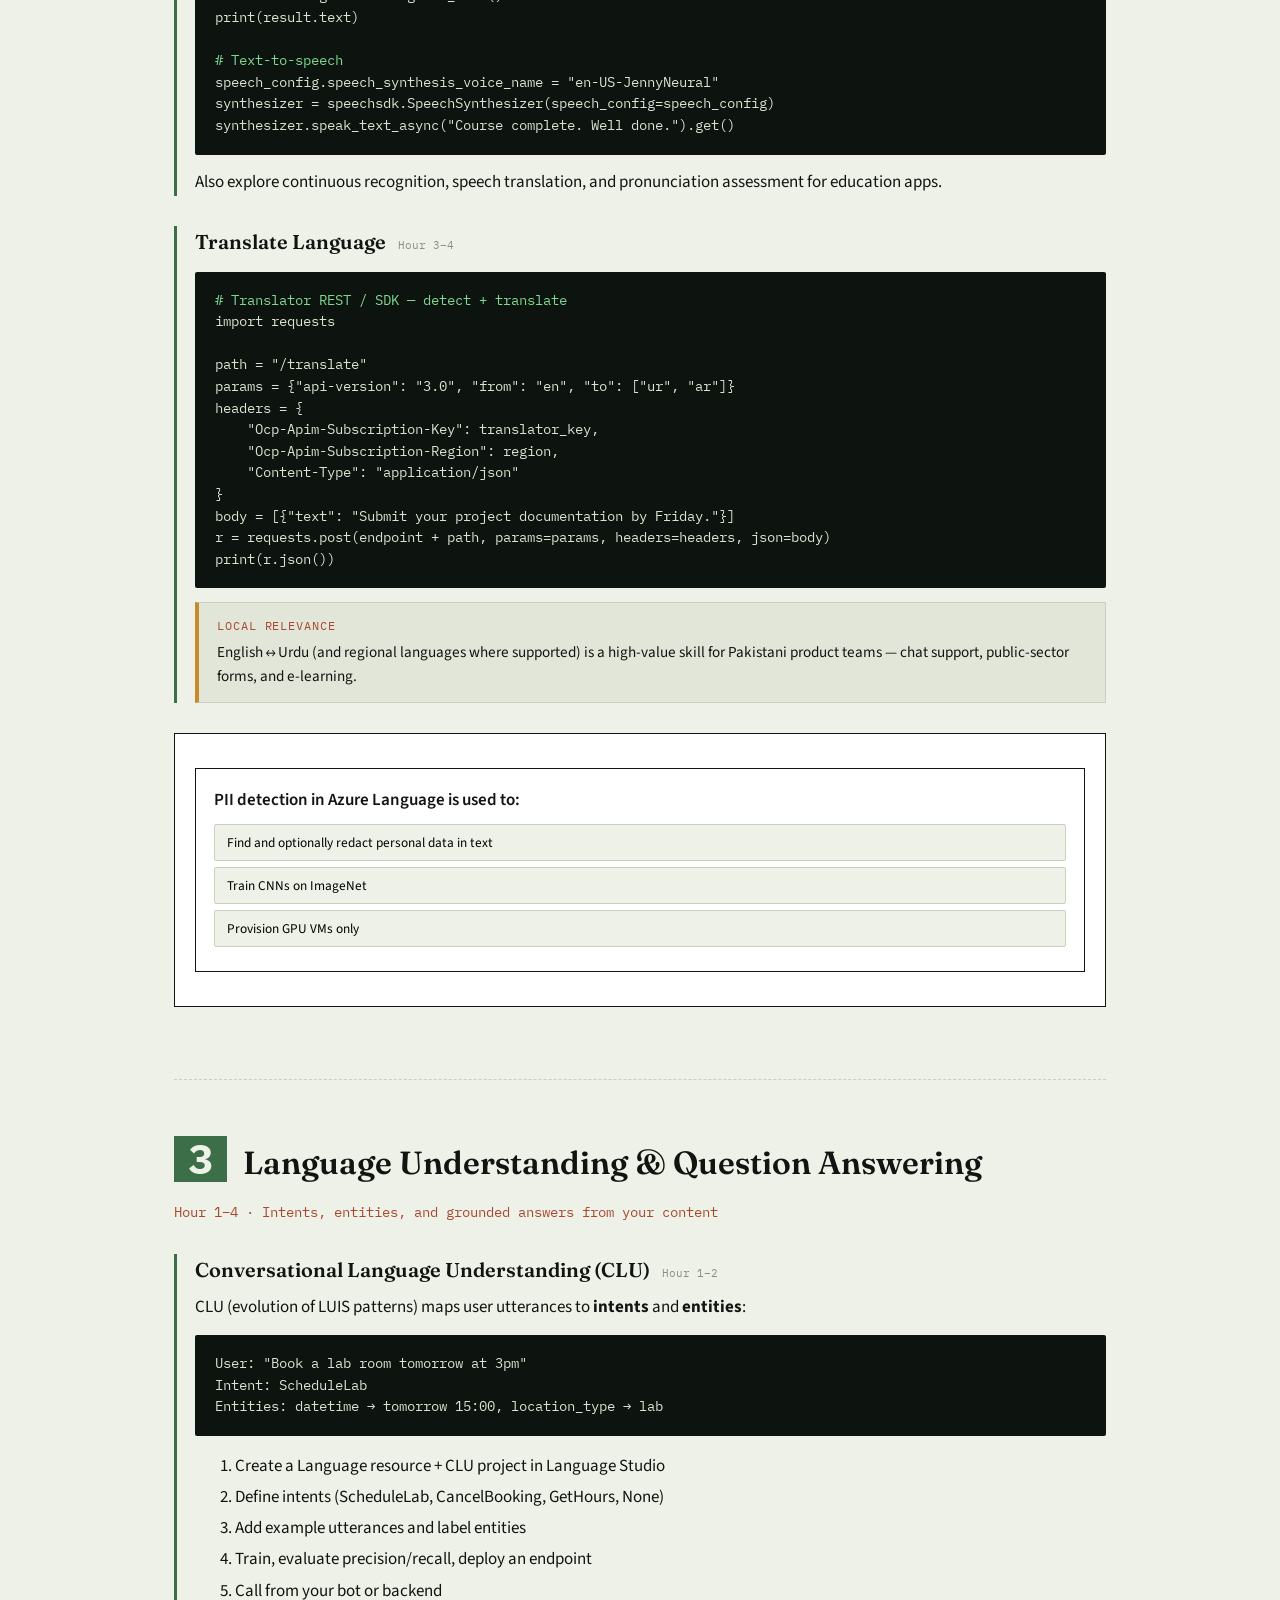
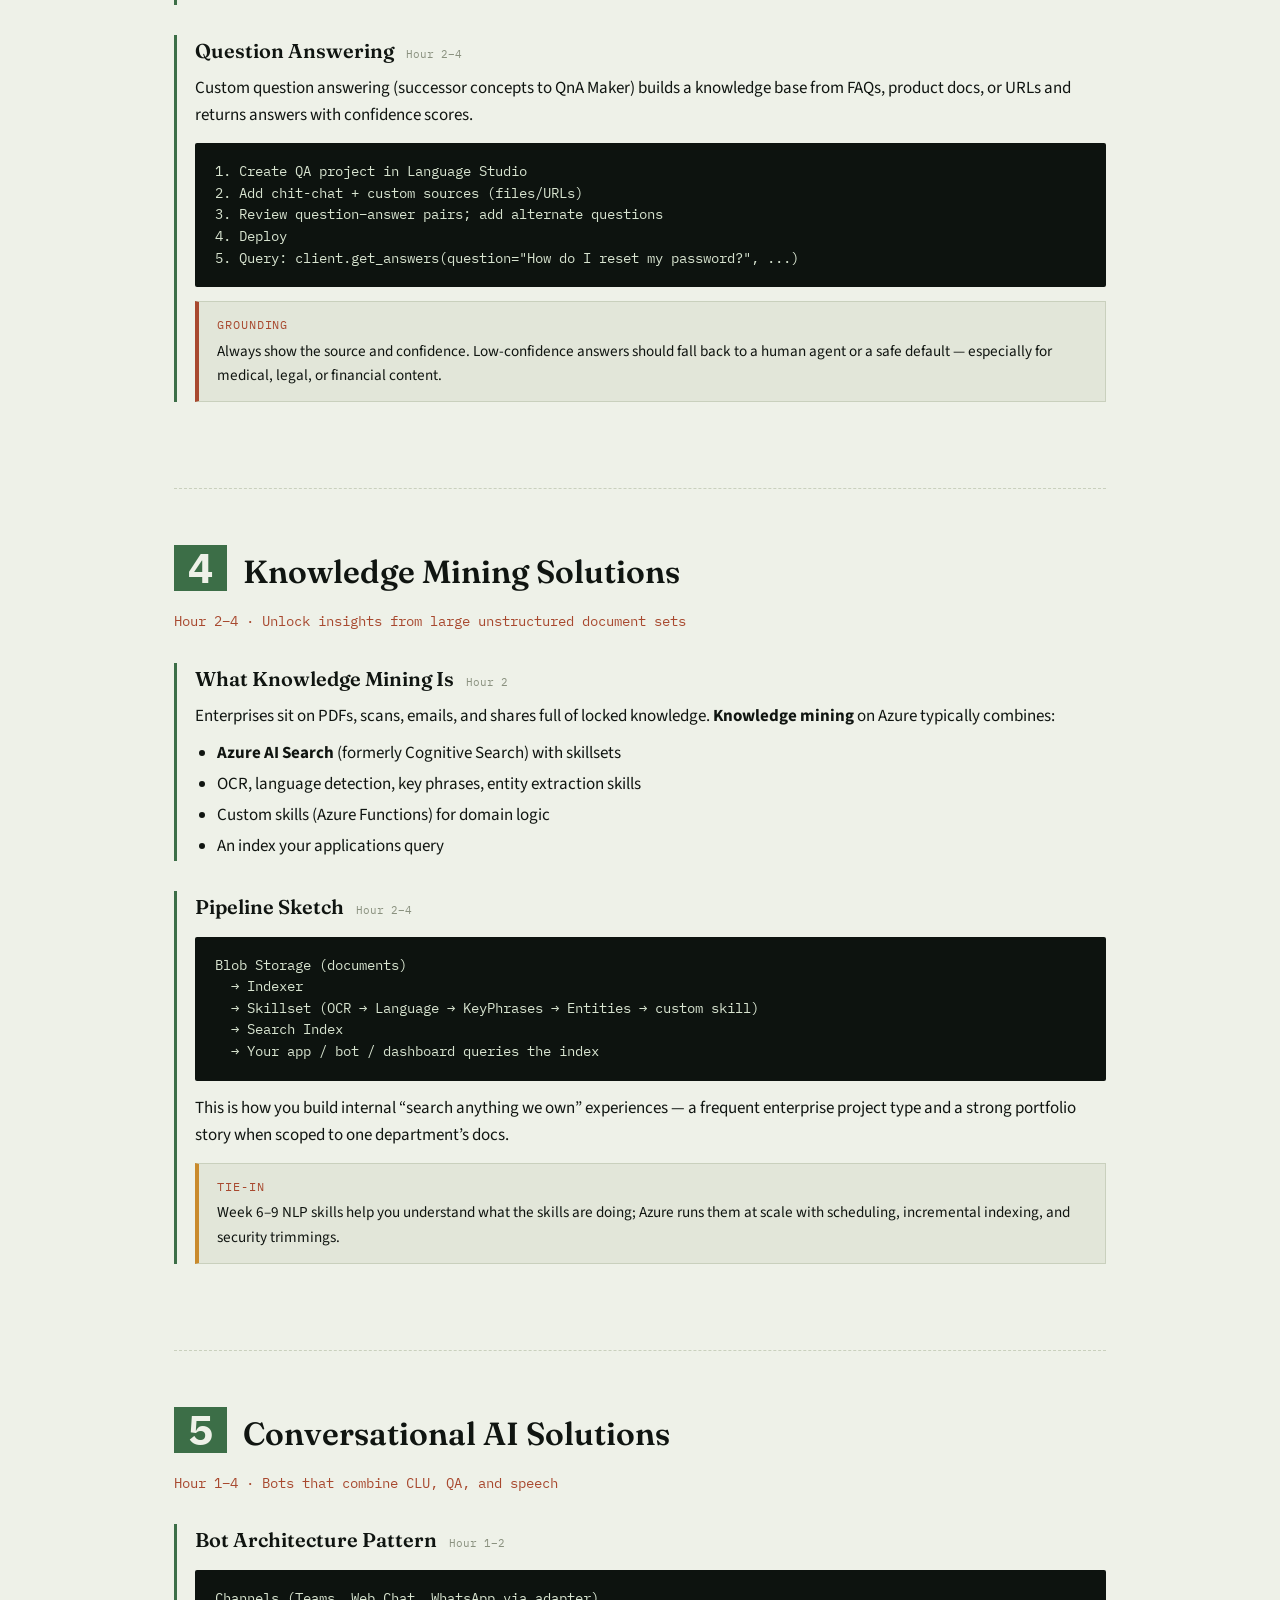
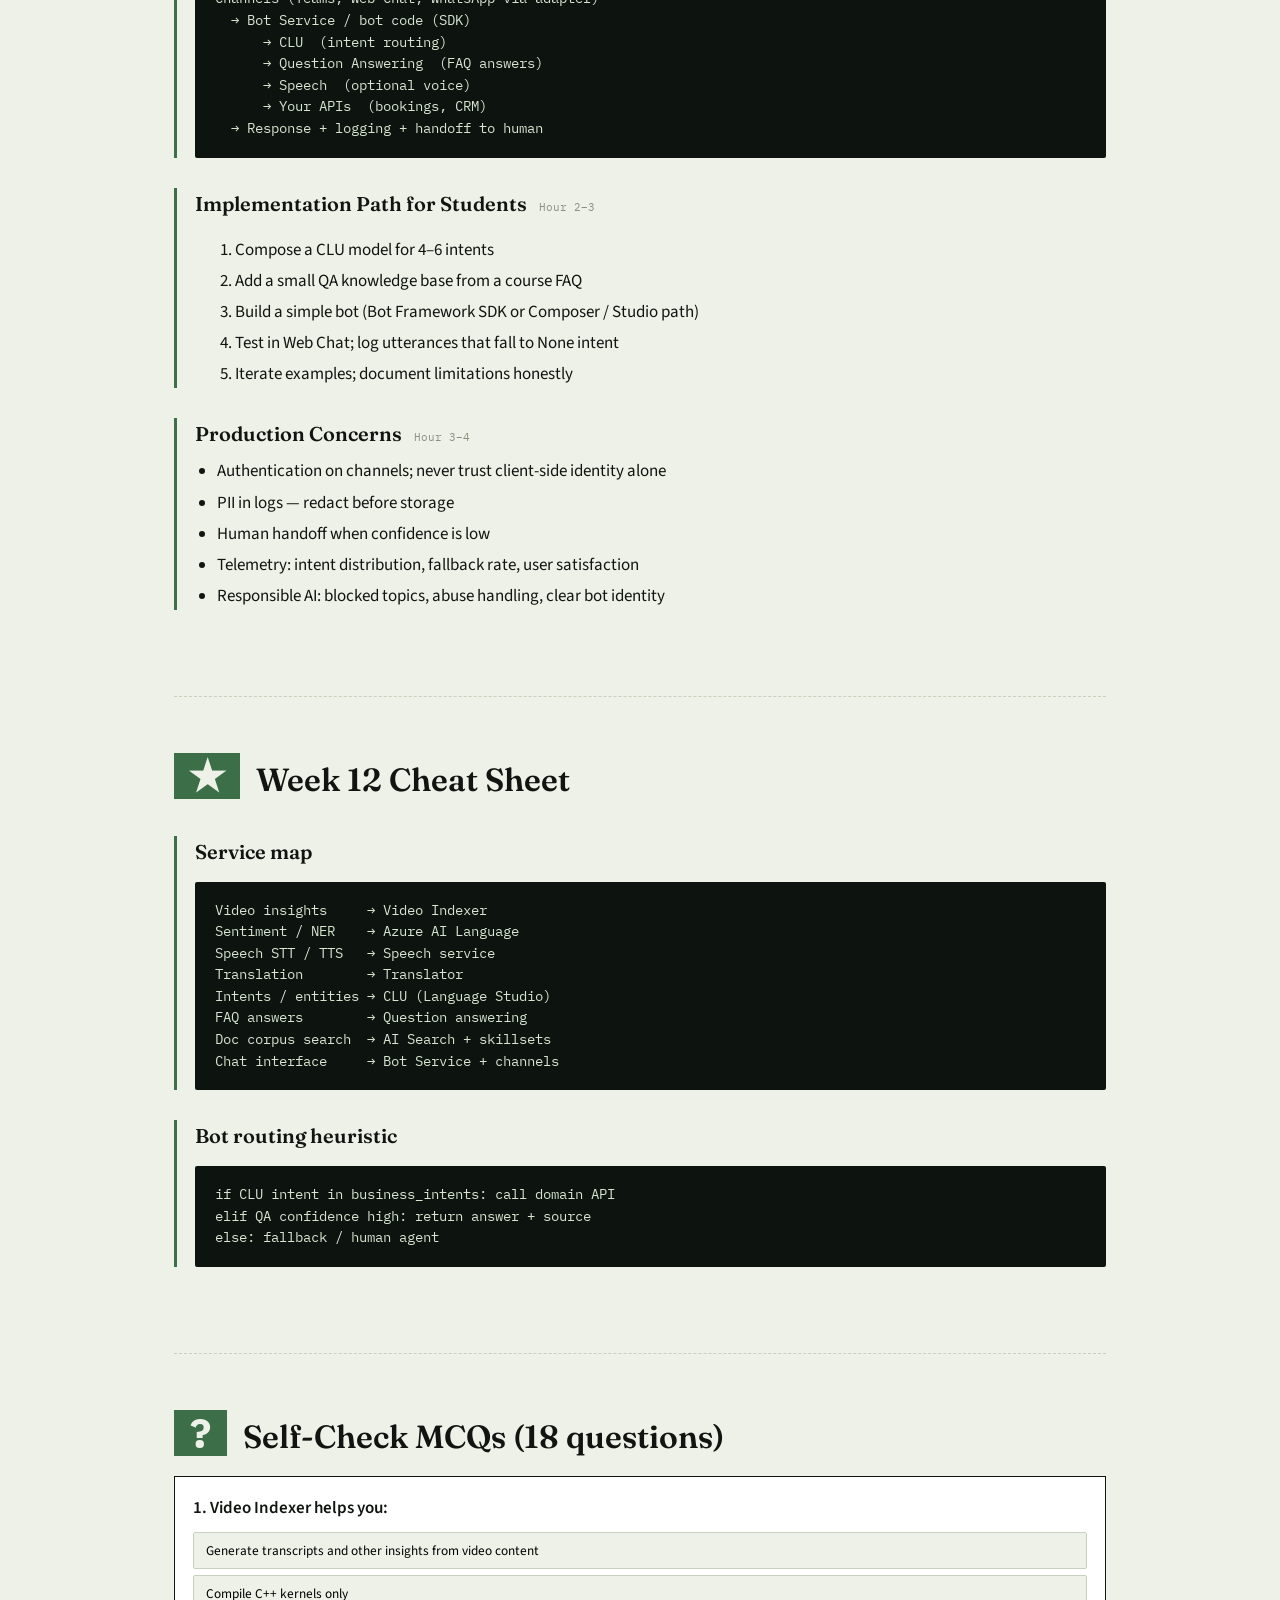
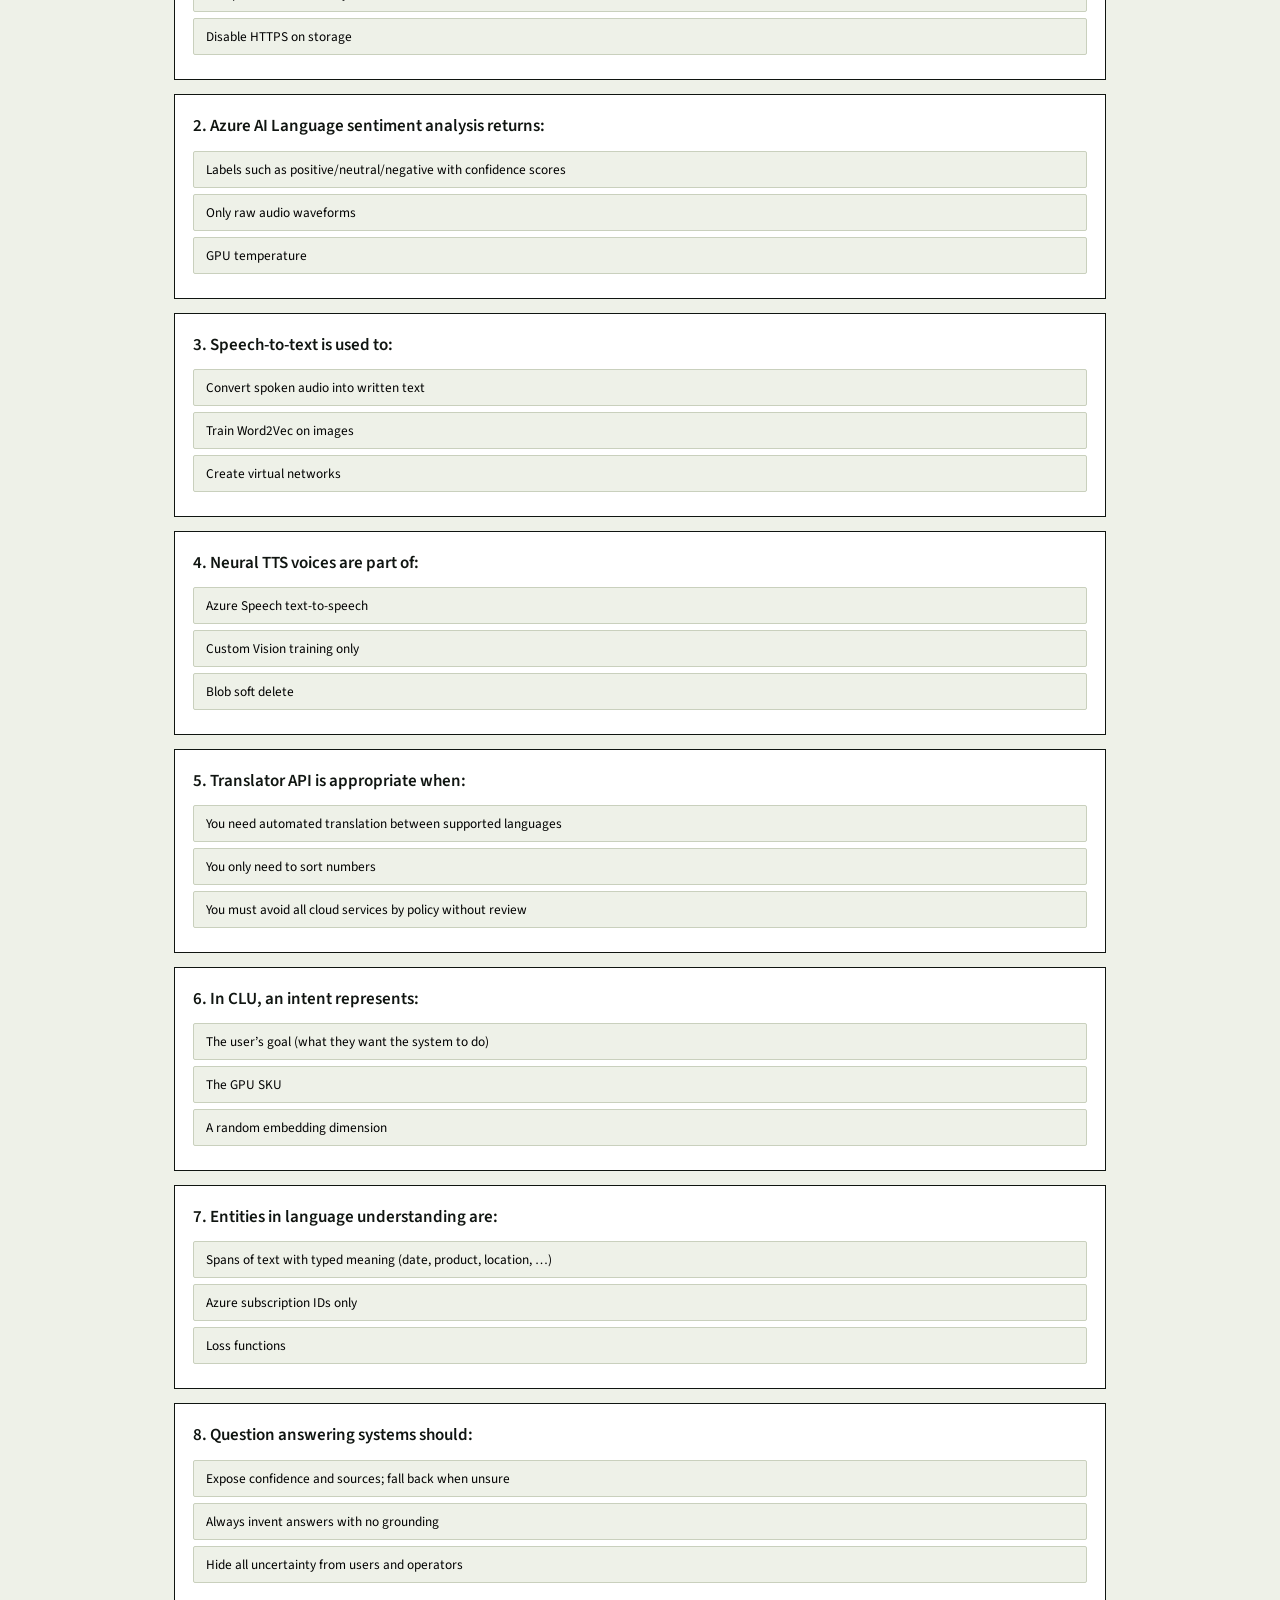
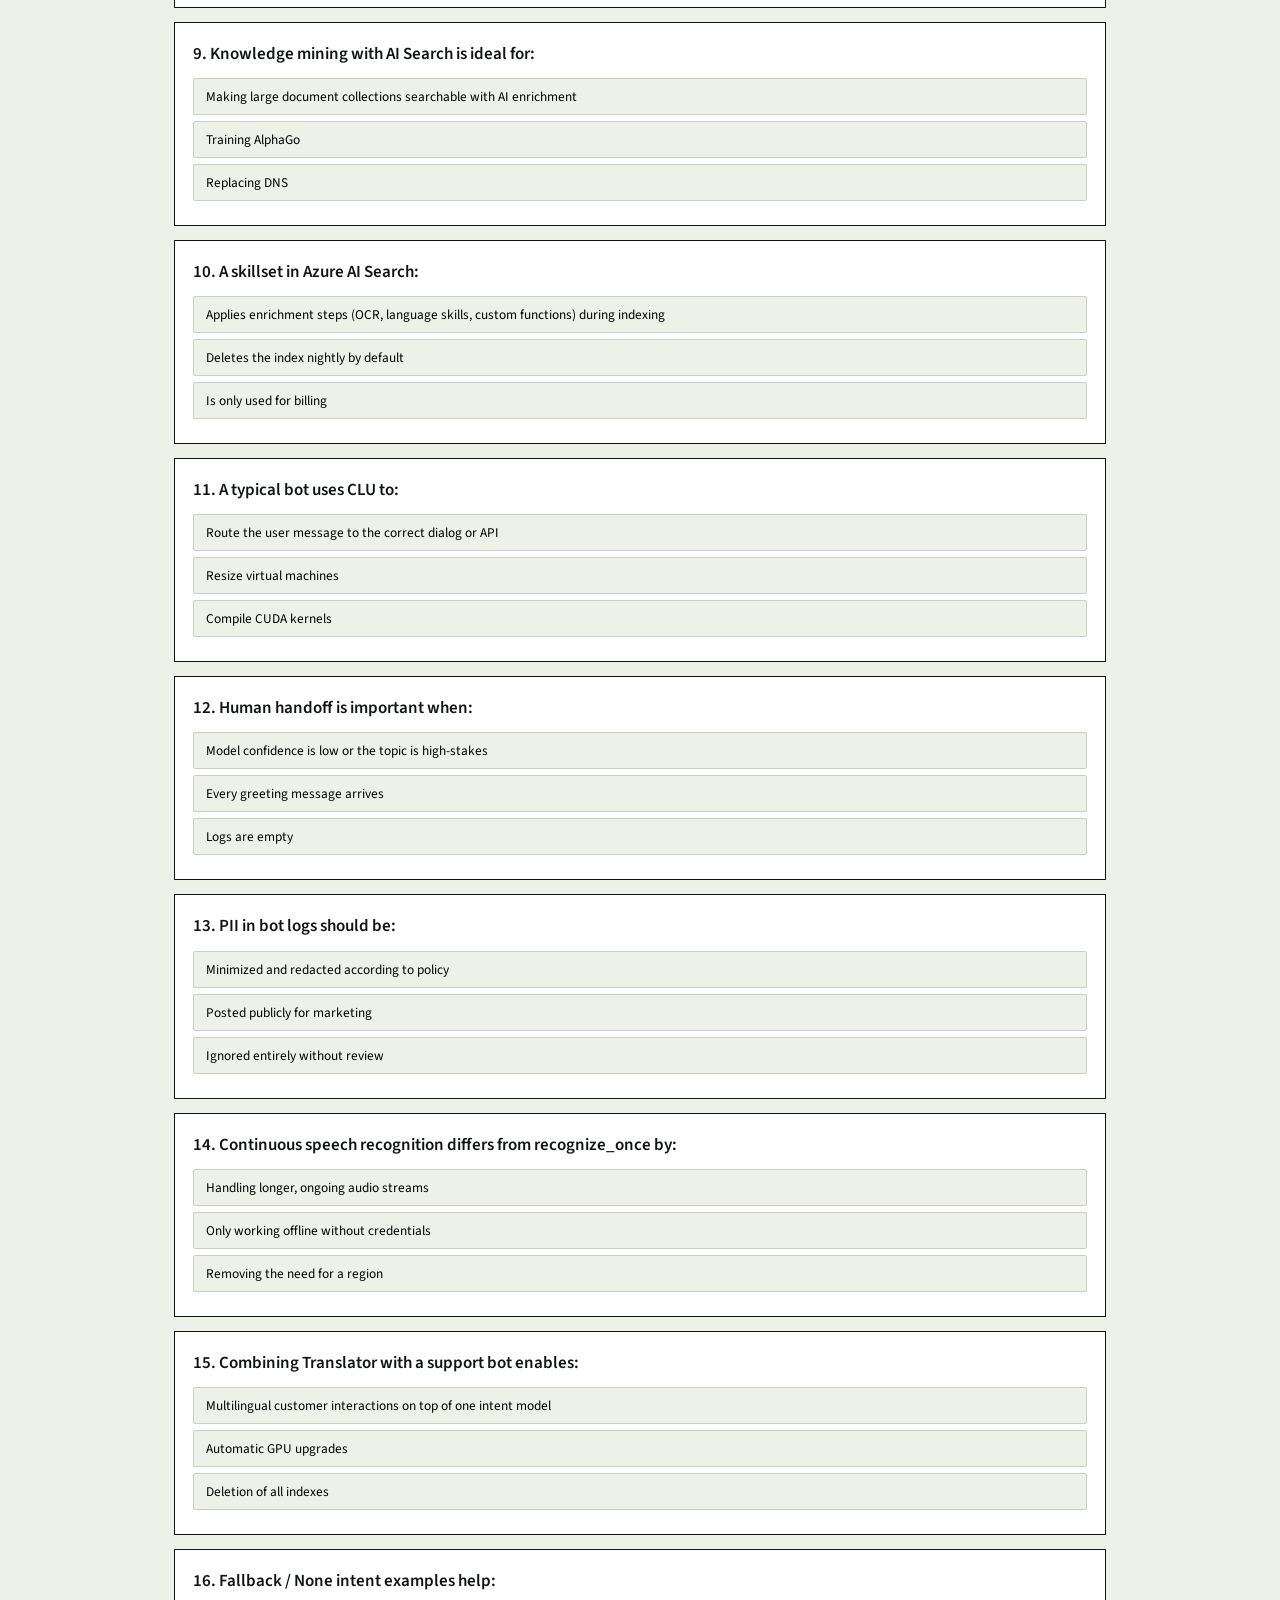
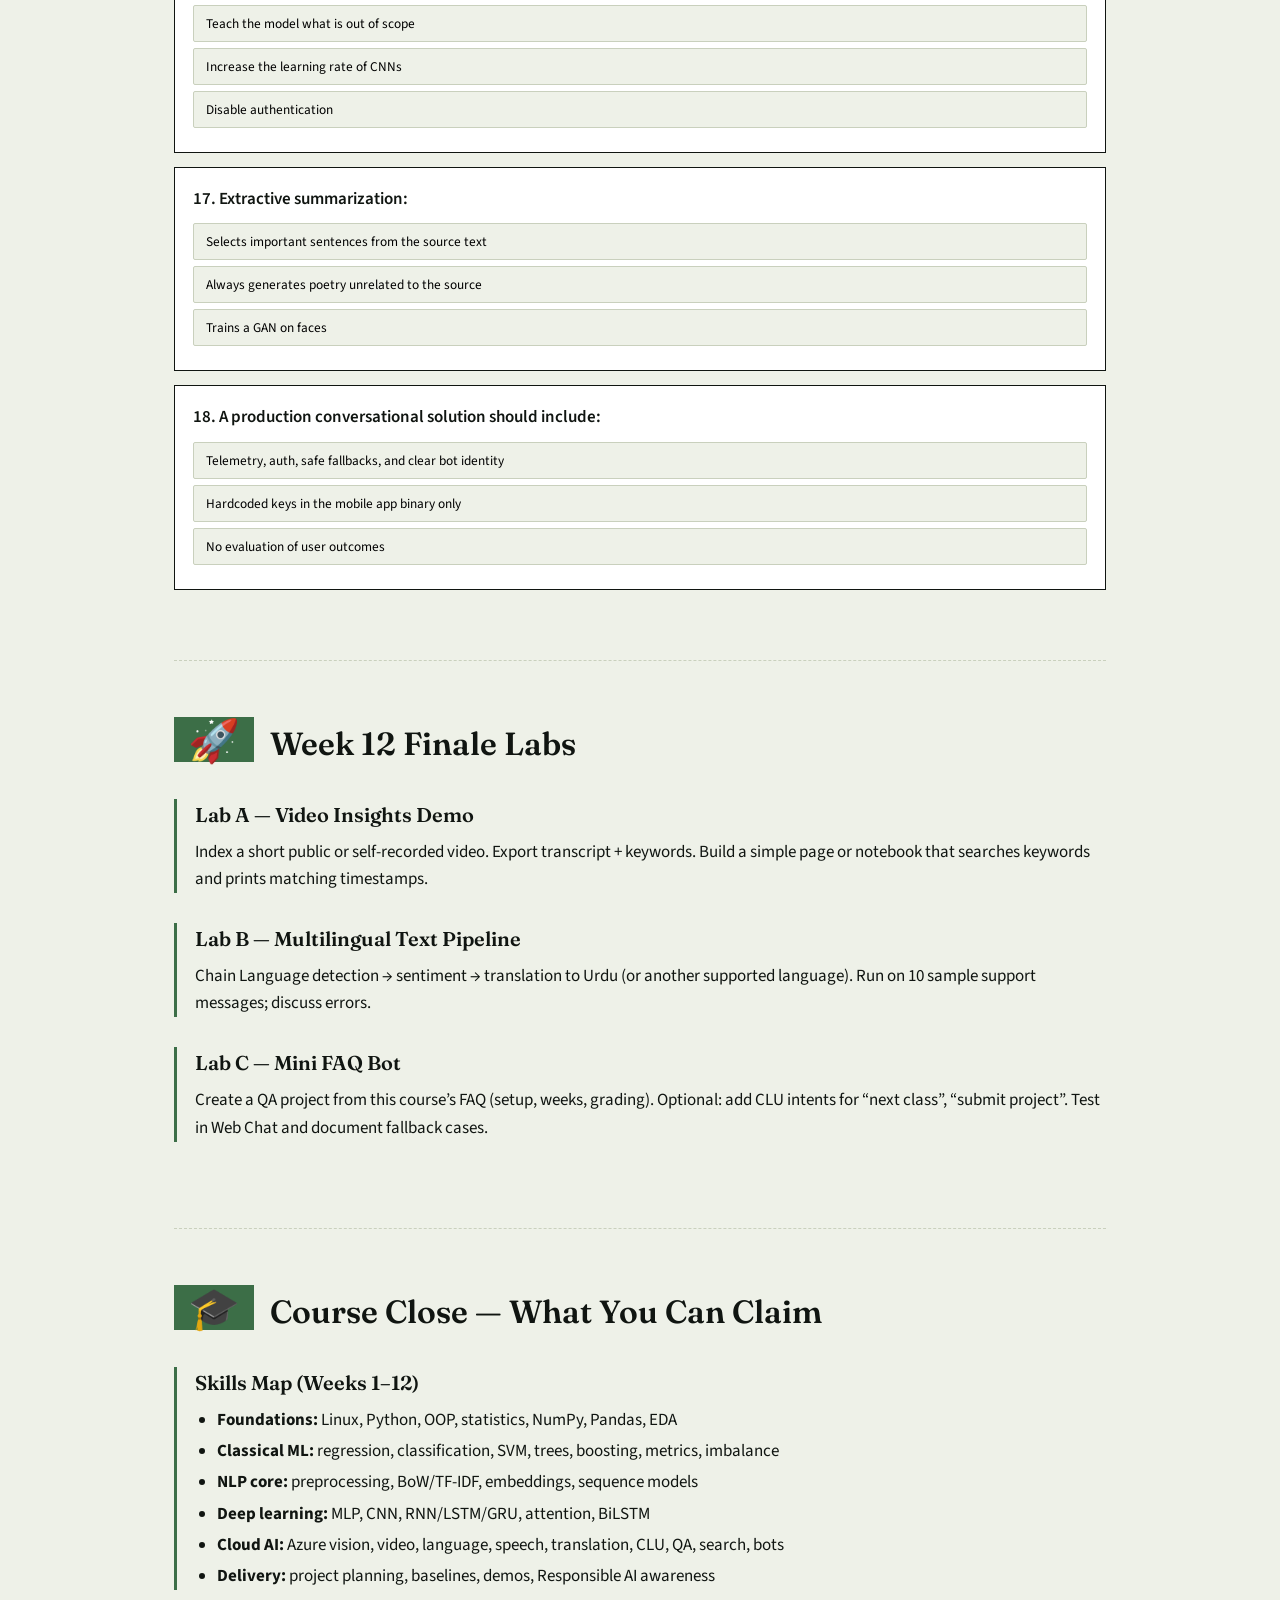
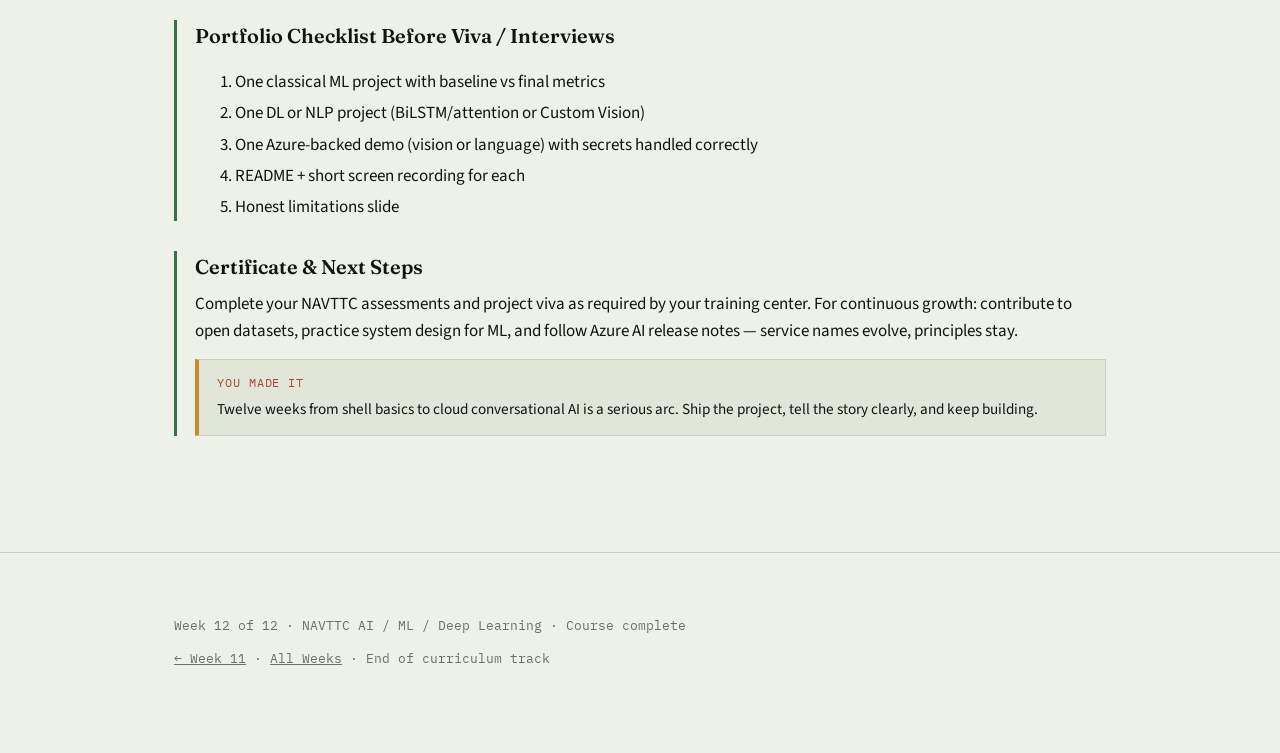
<file: week12/index.html>
<!DOCTYPE html>
<html lang="en">
<head>
<meta charset="UTF-8">
<meta name="viewport" content="width=device-width, initial-scale=1.0">
<title>Week 12 — MS Azure AI: Video, NLP &amp; Conversational AI | AI·ML·DL Course</title>
<meta name="description" content="Week 12 of the NAVTTC AI, ML &amp; Deep Learning course: Azure video processing, Language service, Speech, Translator, CLU, question answering, knowledge mining, and conversational AI — the final module of the 12-week program.">
<meta name="keywords" content="Azure Video Indexer, Azure Language, Speech service, Translator, CLU, question answering, knowledge mining, Bot Service, NAVTTC, week 12">
<link rel="preconnect" href="https://fonts.googleapis.com">
<link href="https://fonts.googleapis.com/css2?family=Fraunces:wght@500;600;700&family=Source+Sans+3:wght@400;500;600&family=IBM+Plex+Mono:wght@400;500;600&display=swap" rel="stylesheet">
<link rel="stylesheet" href="../assets/css/style.css">
</head>
<body>

<div class="progress-track"><div class="progress-fill"></div></div>

<header class="topbar">
  <div class="wrap">
    <div class="brand"><a href="../index.html" style="color:inherit;text-decoration:none;">AI·ML<span>·DL</span> // navttc-course</a></div>
    <nav class="topnav">
      <a href="../week11/index.html">Week 11</a>
      <a href="../index.html">All Weeks</a>
      <button id="slideModeToggle" class="topnav-btn">&#9654; Slides</button>
      <a href="https://github.com/zuhaibbutt786/AI-ML-Navttc-course-By-zuhaib-" target="_blank" rel="noopener">GitHub ↗</a>
    </nav>
  </div>
</header>

<section class="hero" style="padding-top:44px;">
  <div class="wrap">
    <p class="eyebrow">week 12 of 12 · ~20 hours · cloud AI · course finale</p>
    <h1>MS Azure AI — Video, NLP &amp; Conversational AI</h1>
    <p class="lede">The final week completes the Azure track. You will process <strong>video</strong>
      (insights, transcripts, faces/topics where licensed), implement <strong>NLP solutions</strong>
      (text analytics, speech, translation), build <strong>language understanding</strong> and
      <strong>question answering</strong>, explore <strong>knowledge mining</strong>, and outline
      <strong>conversational AI</strong> bots. By the end you can combine Weeks 1–11 skills with
      managed Azure APIs into employable demos — and close the NAVTTC course with a clear
      portfolio story.</p>
    <div class="meta-row">
      <span>Prerequisites: Week 11 (Azure portal, keys, Responsible AI) + Weeks 6–9 NLP/DL</span>
      <span>Tools: Azure AI Video Indexer · Language · Speech · Translator · Bot patterns</span>
    </div>
  </div>
</section>

<nav class="toc">
  <div class="wrap">
    <a href="#day1">Day 1 · Video</a>
    <a href="#day2">Day 2 · Text, Speech, Translate</a>
    <a href="#day3">Day 3 · CLU &amp; QA</a>
    <a href="#day4">Day 4 · Knowledge Mining</a>
    <a href="#day5">Day 5 · Conversational AI</a>
    <a href="#cheatsheet">Cheat Sheet</a>
    <a href="#mcqs">MCQs</a>
    <a href="#project">Finale Labs</a>
    <a href="#certificate">Course Close</a>
  </div>
</nav>

<main class="wrap">

<!-- ============================================================ DAY 1 -->
<section class="day-section" id="day1">
  <div class="day-head"><span class="day-num">1</span><h2>Process Videos on Azure</h2></div>
  <p class="day-sub">Hour 2–4 · Insights from media without training a video net from scratch</p>

  <div class="topic">
    <h3>Why Video APIs? <span class="hr">Hour 2</span></h3>
    <p>Custom video models (action recognition, dense captioning) need heavy data and GPUs.
      <strong>Azure AI Video Indexer</strong> (and related media services) extract practical
      insights from uploaded or URL-based media:</p>
    <ul>
      <li>Speech-to-text transcripts and captions</li>
      <li>Keyword / topic extraction</li>
      <li>Scene and shot boundaries</li>
      <li>OCR on frames</li>
      <li>Face/celebrity/object insights where enabled and allowed by policy</li>
      <li>Sentiment over time on spoken content</li>
    </ul>
  </div>

  <div class="topic">
    <h3>Typical Workflow <span class="hr">Hour 2–3</span></h3>
    <pre>1. Create Video Indexer account / ARM account linked to Azure subscription
2. Upload video or provide URL
3. Index (choose language, privacy mode)
4. Retrieve insights JSON via portal or API
5. Surface captions, keywords, or search in your app</pre>
    <pre><span class="c"># Conceptual: call insights after indexing completes</span>
<span class="c"># GET https://api.videoindexer.ai/{location}/Accounts/{accountId}/Videos/{videoId}/Index</span>
<span class="c"># Headers: Ocp-Apim-Subscription-Key or OAuth token</span>
<span class="c"># Parse: videos[0].insights.transcript, keywords, sentiments, ...</span></pre>
  </div>

  <div class="topic">
    <h3>Design Notes <span class="hr">Hour 3–4</span></h3>
    <ul>
      <li>Match indexing language to spoken audio for better transcripts</li>
      <li>Privacy: restrict face identification when not required</li>
      <li>Cost scales with hours processed — trim long archives before indexing</li>
      <li>Combine with Week 11 vision for key-frame still analysis when needed</li>
    </ul>
    <div class="callout">
      <span class="tag">Product idea</span>
      Training-video search: index internal lectures, then let staff search by spoken keyword
      and jump to the timestamp — a strong employable demo for education and enterprise.
    </div>
  </div>

  <div class="quiz-block">
    <div class="mcq">
      <p class="q">Azure Video Indexer is primarily used to:</p>
      <button class="mcq-opt" data-correct="true">Extract transcripts, topics, and other insights from video/audio media</button>
      <button class="mcq-opt" data-correct="false">Train ResNet from scratch on ImageNet only</button>
      <button class="mcq-opt" data-correct="false">Replace Azure billing accounts</button>
    </div>
  </div>
</section>

<!-- ============================================================ DAY 2 -->
<section class="day-section" id="day2">
  <div class="day-head"><span class="day-num">2</span><h2>Azure NLP — Text, Speech, Translation</h2></div>
  <p class="day-sub">Hour 1–4 · Language service, Speech service, Translator</p>

  <div class="topic">
    <h3>Analyze Text (Language Service) <span class="hr">Hour 1–2</span></h3>
    <p>Azure AI Language covers the classic text analytics suite:</p>
    <ul>
      <li>Sentiment analysis (document and sentence level)</li>
      <li>Key phrase extraction</li>
      <li>Named entity recognition (NER) and PII detection</li>
      <li>Language detection</li>
      <li>Summarization (extractive / abstractive where available)</li>
    </ul>
    <pre><span class="c"># pip install azure-ai-textanalytics</span>
from azure.ai.textanalytics import TextAnalyticsClient
from azure.core.credentials import AzureKeyCredential

client = TextAnalyticsClient(endpoint, AzureKeyCredential(key))
docs = [
    "Azure makes it easier to ship NLP features in production.",
    "The delivery was late and support was unhelpful."
]
result = client.analyze_sentiment(docs, show_opinion_mining=True)
for doc in result:
    print(doc.sentiment, doc.confidence_scores)</pre>
  </div>

  <div class="topic">
    <h3>Process Speech <span class="hr">Hour 2–3</span></h3>
    <pre><span class="c"># pip install azure-cognitiveservices-speech</span>
import azure.cognitiveservices.speech as speechsdk

speech_config = speechsdk.SpeechConfig(subscription=speech_key, region=region)
speech_config.speech_recognition_language = "en-US"

<span class="c"># From microphone</span>
audio_config = speechsdk.audio.AudioConfig(use_default_microphone=True)
recognizer = speechsdk.SpeechRecognizer(speech_config=speech_config, audio_config=audio_config)
result = recognizer.recognize_once()
print(result.text)

<span class="c"># Text-to-speech</span>
speech_config.speech_synthesis_voice_name = "en-US-JennyNeural"
synthesizer = speechsdk.SpeechSynthesizer(speech_config=speech_config)
synthesizer.speak_text_async("Course complete. Well done.").get()</pre>
    <p>Also explore continuous recognition, speech translation, and pronunciation assessment
      for education apps.</p>
  </div>

  <div class="topic">
    <h3>Translate Language <span class="hr">Hour 3–4</span></h3>
    <pre><span class="c"># Translator REST / SDK — detect + translate</span>
import requests

path = "/translate"
params = {"api-version": "3.0", "from": "en", "to": ["ur", "ar"]}
headers = {
    "Ocp-Apim-Subscription-Key": translator_key,
    "Ocp-Apim-Subscription-Region": region,
    "Content-Type": "application/json"
}
body = [{"text": "Submit your project documentation by Friday."}]
r = requests.post(endpoint + path, params=params, headers=headers, json=body)
print(r.json())</pre>
    <div class="callout">
      <span class="tag">Local relevance</span>
      English ↔ Urdu (and regional languages where supported) is a high-value skill for
      Pakistani product teams — chat support, public-sector forms, and e-learning.
    </div>
  </div>

  <div class="quiz-block">
    <div class="mcq">
      <p class="q">PII detection in Azure Language is used to:</p>
      <button class="mcq-opt" data-correct="true">Find and optionally redact personal data in text</button>
      <button class="mcq-opt" data-correct="false">Train CNNs on ImageNet</button>
      <button class="mcq-opt" data-correct="false">Provision GPU VMs only</button>
    </div>
  </div>
</section>

<!-- ============================================================ DAY 3 -->
<section class="day-section" id="day3">
  <div class="day-head"><span class="day-num">3</span><h2>Language Understanding &amp; Question Answering</h2></div>
  <p class="day-sub">Hour 1–4 · Intents, entities, and grounded answers from your content</p>

  <div class="topic">
    <h3>Conversational Language Understanding (CLU) <span class="hr">Hour 1–2</span></h3>
    <p>CLU (evolution of LUIS patterns) maps user utterances to <strong>intents</strong> and
      <strong>entities</strong>:</p>
    <pre>User: "Book a lab room tomorrow at 3pm"
Intent: ScheduleLab
Entities: datetime → tomorrow 15:00, location_type → lab</pre>
    <ol>
      <li>Create a Language resource + CLU project in Language Studio</li>
      <li>Define intents (ScheduleLab, CancelBooking, GetHours, None)</li>
      <li>Add example utterances and label entities</li>
      <li>Train, evaluate precision/recall, deploy an endpoint</li>
      <li>Call from your bot or backend</li>
    </ol>
  </div>

  <div class="topic">
    <h3>Question Answering <span class="hr">Hour 2–4</span></h3>
    <p>Custom question answering (successor concepts to QnA Maker) builds a knowledge base
      from FAQs, product docs, or URLs and returns answers with confidence scores.</p>
    <pre>1. Create QA project in Language Studio
2. Add chit-chat + custom sources (files/URLs)
3. Review question–answer pairs; add alternate questions
4. Deploy
5. Query: client.get_answers(question="How do I reset my password?", ...)</pre>
    <div class="callout warn">
      <span class="tag">Grounding</span>
      Always show the source and confidence. Low-confidence answers should fall back to a
      human agent or a safe default — especially for medical, legal, or financial content.
    </div>
  </div>
</section>

<!-- ============================================================ DAY 4 -->
<section class="day-section" id="day4">
  <div class="day-head"><span class="day-num">4</span><h2>Knowledge Mining Solutions</h2></div>
  <p class="day-sub">Hour 2–4 · Unlock insights from large unstructured document sets</p>

  <div class="topic">
    <h3>What Knowledge Mining Is <span class="hr">Hour 2</span></h3>
    <p>Enterprises sit on PDFs, scans, emails, and shares full of locked knowledge.
      <strong>Knowledge mining</strong> on Azure typically combines:</p>
    <ul>
      <li><strong>Azure AI Search</strong> (formerly Cognitive Search) with skillsets</li>
      <li>OCR, language detection, key phrases, entity extraction skills</li>
      <li>Custom skills (Azure Functions) for domain logic</li>
      <li>An index your applications query</li>
    </ul>
  </div>

  <div class="topic">
    <h3>Pipeline Sketch <span class="hr">Hour 2–4</span></h3>
    <pre>Blob Storage (documents)
  → Indexer
  → Skillset (OCR → Language → KeyPhrases → Entities → custom skill)
  → Search Index
  → Your app / bot / dashboard queries the index</pre>
    <p>This is how you build internal “search anything we own” experiences — a frequent
      enterprise project type and a strong portfolio story when scoped to one department’s docs.</p>
    <div class="callout">
      <span class="tag">Tie-in</span>
      Week 6–9 NLP skills help you understand what the skills are doing; Azure runs them at scale
      with scheduling, incremental indexing, and security trimmings.
    </div>
  </div>
</section>

<!-- ============================================================ DAY 5 -->
<section class="day-section" id="day5">
  <div class="day-head"><span class="day-num">5</span><h2>Conversational AI Solutions</h2></div>
  <p class="day-sub">Hour 1–4 · Bots that combine CLU, QA, and speech</p>

  <div class="topic">
    <h3>Bot Architecture Pattern <span class="hr">Hour 1–2</span></h3>
    <pre>Channels (Teams, Web Chat, WhatsApp via adapter)
  → Bot Service / bot code (SDK)
      → CLU  (intent routing)
      → Question Answering  (FAQ answers)
      → Speech  (optional voice)
      → Your APIs  (bookings, CRM)
  → Response + logging + handoff to human</pre>
  </div>

  <div class="topic">
    <h3>Implementation Path for Students <span class="hr">Hour 2–3</span></h3>
    <ol>
      <li>Compose a CLU model for 4–6 intents</li>
      <li>Add a small QA knowledge base from a course FAQ</li>
      <li>Build a simple bot (Bot Framework SDK or Composer / Studio path)</li>
      <li>Test in Web Chat; log utterances that fall to None intent</li>
      <li>Iterate examples; document limitations honestly</li>
    </ol>
  </div>

  <div class="topic">
    <h3>Production Concerns <span class="hr">Hour 3–4</span></h3>
    <ul>
      <li>Authentication on channels; never trust client-side identity alone</li>
      <li>PII in logs — redact before storage</li>
      <li>Human handoff when confidence is low</li>
      <li>Telemetry: intent distribution, fallback rate, user satisfaction</li>
      <li>Responsible AI: blocked topics, abuse handling, clear bot identity</li>
    </ul>
  </div>
</section>

<!-- ============================================================ CHEAT SHEET -->
<section class="day-section" id="cheatsheet">
  <div class="day-head"><span class="day-num">★</span><h2>Week 12 Cheat Sheet</h2></div>

  <div class="topic">
    <h3>Service map</h3>
    <pre>Video insights     → Video Indexer
Sentiment / NER    → Azure AI Language
Speech STT / TTS   → Speech service
Translation        → Translator
Intents / entities → CLU (Language Studio)
FAQ answers        → Question answering
Doc corpus search  → AI Search + skillsets
Chat interface     → Bot Service + channels</pre>
  </div>

  <div class="topic">
    <h3>Bot routing heuristic</h3>
    <pre>if CLU intent in business_intents: call domain API
elif QA confidence high: return answer + source
else: fallback / human agent</pre>
  </div>
</section>

<!-- ============================================================ MCQs -->
<section class="day-section" id="mcqs">
  <div class="day-head"><span class="day-num">?</span><h2>Self-Check MCQs (18 questions)</h2></div>

  <div class="mcq"><p class="q">1. Video Indexer helps you:</p>
    <button class="mcq-opt" data-correct="true">Generate transcripts and other insights from video content</button>
    <button class="mcq-opt" data-correct="false">Compile C++ kernels only</button>
    <button class="mcq-opt" data-correct="false">Disable HTTPS on storage</button></div>

  <div class="mcq"><p class="q">2. Azure AI Language sentiment analysis returns:</p>
    <button class="mcq-opt" data-correct="true">Labels such as positive/neutral/negative with confidence scores</button>
    <button class="mcq-opt" data-correct="false">Only raw audio waveforms</button>
    <button class="mcq-opt" data-correct="false">GPU temperature</button></div>

  <div class="mcq"><p class="q">3. Speech-to-text is used to:</p>
    <button class="mcq-opt" data-correct="true">Convert spoken audio into written text</button>
    <button class="mcq-opt" data-correct="false">Train Word2Vec on images</button>
    <button class="mcq-opt" data-correct="false">Create virtual networks</button></div>

  <div class="mcq"><p class="q">4. Neural TTS voices are part of:</p>
    <button class="mcq-opt" data-correct="true">Azure Speech text-to-speech</button>
    <button class="mcq-opt" data-correct="false">Custom Vision training only</button>
    <button class="mcq-opt" data-correct="false">Blob soft delete</button></div>

  <div class="mcq"><p class="q">5. Translator API is appropriate when:</p>
    <button class="mcq-opt" data-correct="true">You need automated translation between supported languages</button>
    <button class="mcq-opt" data-correct="false">You only need to sort numbers</button>
    <button class="mcq-opt" data-correct="false">You must avoid all cloud services by policy without review</button></div>

  <div class="mcq"><p class="q">6. In CLU, an intent represents:</p>
    <button class="mcq-opt" data-correct="true">The user’s goal (what they want the system to do)</button>
    <button class="mcq-opt" data-correct="false">The GPU SKU</button>
    <button class="mcq-opt" data-correct="false">A random embedding dimension</button></div>

  <div class="mcq"><p class="q">7. Entities in language understanding are:</p>
    <button class="mcq-opt" data-correct="true">Spans of text with typed meaning (date, product, location, …)</button>
    <button class="mcq-opt" data-correct="false">Azure subscription IDs only</button>
    <button class="mcq-opt" data-correct="false">Loss functions</button></div>

  <div class="mcq"><p class="q">8. Question answering systems should:</p>
    <button class="mcq-opt" data-correct="true">Expose confidence and sources; fall back when unsure</button>
    <button class="mcq-opt" data-correct="false">Always invent answers with no grounding</button>
    <button class="mcq-opt" data-correct="false">Hide all uncertainty from users and operators</button></div>

  <div class="mcq"><p class="q">9. Knowledge mining with AI Search is ideal for:</p>
    <button class="mcq-opt" data-correct="true">Making large document collections searchable with AI enrichment</button>
    <button class="mcq-opt" data-correct="false">Training AlphaGo</button>
    <button class="mcq-opt" data-correct="false">Replacing DNS</button></div>

  <div class="mcq"><p class="q">10. A skillset in Azure AI Search:</p>
    <button class="mcq-opt" data-correct="true">Applies enrichment steps (OCR, language skills, custom functions) during indexing</button>
    <button class="mcq-opt" data-correct="false">Deletes the index nightly by default</button>
    <button class="mcq-opt" data-correct="false">Is only used for billing</button></div>

  <div class="mcq"><p class="q">11. A typical bot uses CLU to:</p>
    <button class="mcq-opt" data-correct="true">Route the user message to the correct dialog or API</button>
    <button class="mcq-opt" data-correct="false">Resize virtual machines</button>
    <button class="mcq-opt" data-correct="false">Compile CUDA kernels</button></div>

  <div class="mcq"><p class="q">12. Human handoff is important when:</p>
    <button class="mcq-opt" data-correct="true">Model confidence is low or the topic is high-stakes</button>
    <button class="mcq-opt" data-correct="false">Every greeting message arrives</button>
    <button class="mcq-opt" data-correct="false">Logs are empty</button></div>

  <div class="mcq"><p class="q">13. PII in bot logs should be:</p>
    <button class="mcq-opt" data-correct="true">Minimized and redacted according to policy</button>
    <button class="mcq-opt" data-correct="false">Posted publicly for marketing</button>
    <button class="mcq-opt" data-correct="false">Ignored entirely without review</button></div>

  <div class="mcq"><p class="q">14. Continuous speech recognition differs from recognize_once by:</p>
    <button class="mcq-opt" data-correct="true">Handling longer, ongoing audio streams</button>
    <button class="mcq-opt" data-correct="false">Only working offline without credentials</button>
    <button class="mcq-opt" data-correct="false">Removing the need for a region</button></div>

  <div class="mcq"><p class="q">15. Combining Translator with a support bot enables:</p>
    <button class="mcq-opt" data-correct="true">Multilingual customer interactions on top of one intent model</button>
    <button class="mcq-opt" data-correct="false">Automatic GPU upgrades</button>
    <button class="mcq-opt" data-correct="false">Deletion of all indexes</button></div>

  <div class="mcq"><p class="q">16. Fallback / None intent examples help:</p>
    <button class="mcq-opt" data-correct="true">Teach the model what is out of scope</button>
    <button class="mcq-opt" data-correct="false">Increase the learning rate of CNNs</button>
    <button class="mcq-opt" data-correct="false">Disable authentication</button></div>

  <div class="mcq"><p class="q">17. Extractive summarization:</p>
    <button class="mcq-opt" data-correct="true">Selects important sentences from the source text</button>
    <button class="mcq-opt" data-correct="false">Always generates poetry unrelated to the source</button>
    <button class="mcq-opt" data-correct="false">Trains a GAN on faces</button></div>

  <div class="mcq"><p class="q">18. A production conversational solution should include:</p>
    <button class="mcq-opt" data-correct="true">Telemetry, auth, safe fallbacks, and clear bot identity</button>
    <button class="mcq-opt" data-correct="false">Hardcoded keys in the mobile app binary only</button>
    <button class="mcq-opt" data-correct="false">No evaluation of user outcomes</button></div>
</section>

<!-- ============================================================ FINALE LABS -->
<section class="day-section" id="project">
  <div class="day-head"><span class="day-num">🚀</span><h2>Week 12 Finale Labs</h2></div>

  <div class="topic">
    <h3>Lab A — Video Insights Demo</h3>
    <p>Index a short public or self-recorded video. Export transcript + keywords. Build a
      simple page or notebook that searches keywords and prints matching timestamps.</p>
  </div>

  <div class="topic">
    <h3>Lab B — Multilingual Text Pipeline</h3>
    <p>Chain Language detection → sentiment → translation to Urdu (or another supported
      language). Run on 10 sample support messages; discuss errors.</p>
  </div>

  <div class="topic">
    <h3>Lab C — Mini FAQ Bot</h3>
    <p>Create a QA project from this course’s FAQ (setup, weeks, grading). Optional: add CLU
      intents for “next class”, “submit project”. Test in Web Chat and document fallback cases.</p>
  </div>
</section>

<!-- ============================================================ COURSE CLOSE -->
<section class="day-section" id="certificate">
  <div class="day-head"><span class="day-num">🎓</span><h2>Course Close — What You Can Claim</h2></div>

  <div class="topic">
    <h3>Skills Map (Weeks 1–12)</h3>
    <ul>
      <li><strong>Foundations:</strong> Linux, Python, OOP, statistics, NumPy, Pandas, EDA</li>
      <li><strong>Classical ML:</strong> regression, classification, SVM, trees, boosting, metrics, imbalance</li>
      <li><strong>NLP core:</strong> preprocessing, BoW/TF-IDF, embeddings, sequence models</li>
      <li><strong>Deep learning:</strong> MLP, CNN, RNN/LSTM/GRU, attention, BiLSTM</li>
      <li><strong>Cloud AI:</strong> Azure vision, video, language, speech, translation, CLU, QA, search, bots</li>
      <li><strong>Delivery:</strong> project planning, baselines, demos, Responsible AI awareness</li>
    </ul>
  </div>

  <div class="topic">
    <h3>Portfolio Checklist Before Viva / Interviews</h3>
    <ol>
      <li>One classical ML project with baseline vs final metrics</li>
      <li>One DL or NLP project (BiLSTM/attention or Custom Vision)</li>
      <li>One Azure-backed demo (vision or language) with secrets handled correctly</li>
      <li>README + short screen recording for each</li>
      <li>Honest limitations slide</li>
    </ol>
  </div>

  <div class="topic">
    <h3>Certificate &amp; Next Steps</h3>
    <p>Complete your NAVTTC assessments and project viva as required by your training center.
      For continuous growth: contribute to open datasets, practice system design for ML, and
      follow Azure AI release notes — service names evolve, principles stay.</p>
    <div class="callout">
      <span class="tag">You made it</span>
      Twelve weeks from shell basics to cloud conversational AI is a serious arc. Ship the
      project, tell the story clearly, and keep building.
    </div>
  </div>
</section>

</main>

<footer>
  <div class="wrap">
    <p>Week 12 of 12 · NAVTTC AI / ML / Deep Learning · Course complete</p>
    <p><a href="../week11/index.html">← Week 11</a> · <a href="../index.html">All Weeks</a> · End of curriculum track</p>
  </div>
</footer>

<script src="../assets/js/main.js"></script>
</body>
</html>
</file>
<file: assets/css/style.css>
/* ============================================================
   AI · ML · Deep Learning — NAVTTC Course Site
   Design language: "field notebook meets terminal" — the course
   moves from a shell prompt to Python to statistics to neural
   nets, so the visual system borrows from a lab notebook (index
   tabs, punch-card numbering, monospace data) crossed with a
   dark terminal (the very first thing every trainee opens).
   ============================================================ */

:root{
  --ink:        #101511;
  --paper:      #eef1e8;
  --paper-dim:  #e2e6d9;
  --line:       #c9d0bd;
  --moss:       #3c6e47;
  --moss-dim:   #5c8a68;
  --amber:      #c98a2c;
  --rust:       #a8492f;
  --code-bg:    #0d130f;
  --code-ink:   #d8e4d0;
  --code-accent:#7fd88f;

  --font-display: "Fraunces", "Iowan Old Style", "Georgia", serif;
  --font-body:    "Source Sans 3", "Helvetica Neue", Arial, sans-serif;
  --font-mono:    "IBM Plex Mono", "SFMono-Regular", Consolas, monospace;

  --radius: 2px;
  --max: 980px;
}

@font-face{ font-family: sysfallback; src: local(Arial); }

*{ box-sizing: border-box; }
html{ scroll-behavior: smooth; }

body{
  margin:0;
  background: var(--paper);
  color: var(--ink);
  font-family: var(--font-body);
  font-size: 17px;
  line-height: 1.6;
  -webkit-font-smoothing: antialiased;
}

body::before{
  content:"";
  position: fixed; inset:0;
  background-image:
    linear-gradient(var(--line) 1px, transparent 1px);
  background-size: 100% 2.1em;
  opacity: .08;
  pointer-events: none;
  z-index: 0;
}

a{ color: var(--moss); text-decoration-thickness: 1px; }
a:hover{ color: var(--rust); }

h1,h2,h3,h4{ font-family: var(--font-display); font-weight: 600; margin: 0 0 .4em; }
h1{ font-size: clamp(2.2rem, 5vw, 3.4rem); letter-spacing: -.01em; }
h2{ font-size: clamp(1.5rem, 3vw, 2rem); }
h3{ font-size: 1.25rem; }

.wrap{ max-width: var(--max); margin: 0 auto; padding: 0 24px; position: relative; z-index:1; }

/* ---------- top bar ---------- */
.topbar{
  border-bottom: 1px solid var(--ink);
  background: var(--paper);
  position: sticky; top:0; z-index: 50;
}
.topbar .wrap{ display:flex; align-items:center; justify-content: space-between; padding: 14px 24px; }
.brand{ font-family: var(--font-mono); font-weight:600; letter-spacing:.02em; font-size: .95rem; text-transform: uppercase; color: var(--ink); }
.brand span{ color: var(--moss); }
.topnav a{ font-family: var(--font-mono); font-size: .85rem; margin-left: 20px; color: var(--ink); text-decoration:none; border-bottom: 1px solid transparent; }
.topnav a:hover{ border-bottom-color: var(--rust); color: var(--rust); }

/* ---------- hero ---------- */
.hero{
  padding: 64px 0 40px;
  border-bottom: 1px solid var(--line);
}
.hero .eyebrow{
  font-family: var(--font-mono);
  font-size: .78rem;
  text-transform: uppercase;
  letter-spacing: .14em;
  color: var(--moss);
  display:flex; align-items:center; gap:10px;
  margin-bottom: 14px;
}
.hero .eyebrow::before{ content:"$"; color: var(--rust); }
.hero p.lede{ max-width: 640px; font-size: 1.1rem; color:#2c3329; }

/* ---------- punch-card week index ---------- */
.week-index{ padding: 40px 0 80px; }
.week-grid{
  display:grid;
  grid-template-columns: repeat(auto-fill, minmax(240px,1fr));
  gap: 1px;
  background: var(--ink);
  border: 1px solid var(--ink);
}
.week-card{
  background: var(--paper);
  padding: 20px;
  min-height: 148px;
  display:flex; flex-direction:column; justify-content: space-between;
  text-decoration:none;
  color: var(--ink);
  transition: background .15s ease;
  position: relative;
}
.week-card:hover{ background: var(--paper-dim); }
.week-card .num{
  font-family: var(--font-mono);
  font-size: .78rem;
  color: var(--moss-dim);
}
.week-card h3{ margin: 10px 0 6px; font-size: 1.05rem; line-height:1.25; }
.week-card .tag{
  font-family: var(--font-mono); font-size: .72rem; text-transform:uppercase;
  letter-spacing: .06em; color: var(--rust);
}
.week-card.locked{ color:#8a917f; }
.week-card.locked .tag{ color:#8a917f; }
.week-card.active{ background: var(--ink); color: var(--paper); }
.week-card.active .num{ color: var(--code-accent); }
.week-card.active .tag{ color: var(--amber); }

/* ---------- day tabs ---------- */
.daynav{
  display:flex; flex-wrap:wrap; gap:8px;
  padding: 24px 0;
  border-bottom: 1px solid var(--line);
  position: sticky; top: 53px; background: var(--paper); z-index: 40;
}
.daynav a{
  font-family: var(--font-mono); font-size: .82rem;
  padding: 8px 14px;
  border: 1px solid var(--ink);
  text-decoration:none; color: var(--ink);
  border-radius: var(--radius);
}
.daynav a:hover{ background: var(--ink); color: var(--paper); }

/* ---------- lesson blocks ---------- */
.day-section{ padding: 56px 0; border-bottom: 1px dashed var(--line); }
.day-section:last-of-type{ border-bottom: none; }
.day-head{ display:flex; align-items: baseline; gap: 16px; margin-bottom: 8px; }
.day-head .day-num{
  font-family: var(--font-mono); font-size: 2.6rem; font-weight:700; color: var(--paper);
  background: var(--moss); padding: 2px 14px; line-height:1;
}
.day-head h2{ margin:0; }
.day-sub{ font-family: var(--font-mono); font-size: .85rem; color: var(--rust); margin-bottom: 28px; }

.topic{ margin: 30px 0; padding-left: 18px; border-left: 3px solid var(--moss); }
.topic h3{ margin-bottom: 8px; }
.topic h3 .hr{ font-family: var(--font-mono); font-size:.7rem; color:#8a917f; margin-left:8px; font-weight:400; }
.topic p{ margin: 0 0 10px; }
.topic ul{ margin: 8px 0; padding-left: 22px; }
.topic li{ margin-bottom: 4px; }

.callout{
  background: var(--paper-dim);
  border: 1px solid var(--line);
  border-left: 4px solid var(--amber);
  padding: 14px 18px;
  margin: 14px 0;
  font-size: .95rem;
}
.callout.warn{ border-left-color: var(--rust); }
.callout .tag{ font-family: var(--font-mono); font-size:.72rem; text-transform:uppercase; letter-spacing:.08em; color: var(--rust); display:block; margin-bottom:4px;}
.callout.warn .tag{ color: var(--rust); }

pre{
  background: var(--code-bg);
  color: var(--code-ink);
  font-family: var(--font-mono);
  font-size: .87rem;
  padding: 18px 20px;
  overflow-x: auto;
  border-radius: var(--radius);
  margin: 14px 0;
  line-height: 1.55;
}
pre .c{ color: var(--code-accent); } /* comments */
code{ font-family: var(--font-mono); background: var(--paper-dim); padding: 1px 5px; border-radius: 2px; font-size: .92em; }
pre code{ background: none; padding:0; }

/* ---------- quiz ---------- */
.quiz-block{ background:#fff; border:1px solid var(--ink); padding: 20px; margin: 16px 0; }
.quiz-block p.q{ font-weight:600; margin: 0 0 10px; }
.quiz-block ol{ margin:0 0 10px; padding-left: 22px; }
.quiz-block .ans{ font-family: var(--font-mono); font-size: .85rem; color: var(--moss); }
.quiz-block details summary{ cursor:pointer; font-family: var(--font-mono); font-size:.82rem; color: var(--rust); }

/* ---------- exercises ---------- */
.ex-grid{ display:grid; grid-template-columns: repeat(auto-fit,minmax(220px,1fr)); gap:14px; margin: 16px 0; }
.ex-card{ border:1px solid var(--line); background:#fff; padding:16px; }
.ex-card .lvl{ font-family: var(--font-mono); font-size:.7rem; text-transform:uppercase; letter-spacing:.08em; padding:2px 8px; border-radius: 10px; display:inline-block; margin-bottom:8px;}
.lvl.easy{ background:#e1f0e4; color: var(--moss); }
.lvl.medium{ background:#f5e6c9; color:#8a5a12; }
.lvl.hard{ background:#f3d9d0; color: var(--rust); }
.lvl.expert{ background: var(--ink); color: var(--paper); }

/* ---------- cheat sheet ---------- */
.cheat{ background: var(--ink); color: var(--paper); padding: 30px; margin: 20px 0; }
.cheat h3{ color: var(--code-accent); }
.cheat table{ width:100%; border-collapse: collapse; font-family: var(--font-mono); font-size: .85rem; }
.cheat td{ padding: 6px 10px; border-bottom: 1px solid #2a3327; vertical-align: top; }
.cheat td:first-child{ color: var(--amber); white-space: nowrap; }

/* ---------- mcq self-check ---------- */
.mcq{ background:#fff; border:1px solid var(--ink); padding:18px; margin:14px 0; }
.mcq p.q{ font-weight:600; margin:0 0 10px; }
.mcq-opt{ display:block; width:100%; text-align:left; background: var(--paper); border:1px solid var(--line); padding:8px 12px; margin-bottom:6px; font-family: var(--font-body); cursor:pointer; border-radius: var(--radius); }
.mcq-opt:hover{ border-color: var(--ink); }
.mcq-opt.correct{ background:#e1f0e4; border-color: var(--moss); }
.mcq-opt.wrong{ background:#f3d9d0; border-color: var(--rust); }

/* ---------- video embeds ---------- */
.video-embed{
  position:relative; width:100%; max-width:640px; padding-bottom:min(56.25%, 360px);
  height:0; overflow:hidden; margin:18px 0; border:1px solid var(--ink); background:#000;
}
.video-embed iframe{ position:absolute; top:0; left:0; width:100%; height:100%; border:0; }
.video-caption{ font-family: var(--font-mono); font-size:.78rem; color:#6b715f; margin-top:6px; }
.video-caption a{ color:#6b715f; }

/* ---------- slide mode toggle button ---------- */
.topnav-btn{
  font-family: var(--font-mono); font-size:.85rem; margin-left:20px;
  background: var(--ink); color: var(--paper); border:1px solid var(--ink);
  padding: 5px 12px; border-radius: var(--radius); cursor:pointer;
}
.topnav-btn:hover{ background: var(--rust); border-color: var(--rust); }
body.slide-mode .topnav-btn{ background: var(--rust); border-color: var(--rust); }

/* ---------- slide mode presentation ---------- */
body.slide-mode{ overflow:hidden; }
body.slide-mode .topbar,
body.slide-mode .hero,
body.slide-mode .daynav,
body.slide-mode footer,
body.slide-mode .progress-track{ display:none !important; }

body.slide-mode main.wrap{ max-width:none; padding:0; }

body.slide-mode .day-section{
  display:none;
  height:100vh;
  width:100vw;
  padding: 64px 8vw 90px;
  border-bottom:none;
  overflow-y:auto;
  box-sizing:border-box;
}
body.slide-mode .day-section.active-slide{ display:block; animation: slidein .25s ease; }
@keyframes slidein{ from{ opacity:0; transform: translateX(12px);} to{ opacity:1; transform:none; } }

body.slide-mode .day-head .day-num{ font-size: 3.2rem; }
body.slide-mode .topic{ max-width: 900px; }
body.slide-mode .cheat table{ font-size: .95rem; }

.slide-controls{
  position:fixed; bottom:0; left:0; right:0;
  display:none; align-items:center; justify-content:space-between;
  padding:14px 28px; background: var(--ink); color: var(--paper);
  font-family: var(--font-mono); font-size:.85rem; z-index:200;
}
body.slide-mode .slide-controls{ display:flex; }
.slide-controls button{
  background:none; border:1px solid var(--paper); color: var(--paper);
  font-family: var(--font-mono); padding:7px 16px; cursor:pointer; border-radius: var(--radius);
}
.slide-controls button:hover{ background: var(--paper); color: var(--ink); }
.slide-controls .slide-pos{ letter-spacing:.05em; color: var(--code-accent); }
.slide-exit{
  position:fixed; top:16px; right:16px; z-index:210; display:none;
  background: var(--ink); color: var(--paper); border:1px solid var(--paper);
  font-family: var(--font-mono); font-size:.78rem; padding:7px 14px; cursor:pointer; border-radius: var(--radius);
}
body.slide-mode .slide-exit{ display:block; }
.slide-exit:hover{ background: var(--rust); border-color: var(--rust); }

@media (max-width: 640px){
  body.slide-mode .day-section{ padding: 50px 6vw 90px; }
  body.slide-mode .day-head .day-num{ font-size: 2rem; }
}

/* ---------- footer ---------- */
footer{ padding: 50px 0 70px; font-family: var(--font-mono); font-size: .8rem; color:#6b715f; border-top:1px solid var(--line); margin-top: 30px;}
footer a{ color:#6b715f; }

.progress-track{ height: 4px; background: var(--line); position: sticky; top:0; z-index: 60;}
.progress-fill{ height:100%; background: var(--moss); width:0%; }

@media (max-width: 640px){
  .day-head .day-num{ font-size: 1.8rem; }
  .daynav{ position: static; }
}

/* ---------- homepage instructor card ---------- */
.instructor-card{
  display:flex; align-items:center; gap:22px; flex-wrap:wrap;
  margin: 28px 0 8px;
  padding: 18px 20px;
  border: 1px solid var(--ink);
  background: #fff;
}
.instructor-card .avatar{
  width: 112px; height: 112px;
  border-radius: 50%;
  object-fit: cover;
  border: 3px solid var(--moss);
  flex-shrink: 0;
  box-shadow: 0 4px 14px rgba(16,21,17,.18);
}
.instructor-card .info{ flex:1; min-width: 220px; }
.instructor-card .info h2{
  font-size: 1.35rem; margin: 0 0 4px;
}
.instructor-card .role{
  font-family: var(--font-mono); font-size: .78rem;
  text-transform: uppercase; letter-spacing: .08em;
  color: var(--moss); margin-bottom: 8px;
}
.instructor-card .bio{ margin: 0 0 10px; font-size: .98rem; color:#2c3329; }
.instructor-card .links{ display:flex; flex-wrap:wrap; gap:12px; }
.instructor-card .links a{
  font-family: var(--font-mono); font-size: .82rem;
  text-decoration:none; border-bottom: 1px solid var(--moss);
}
.btn-primary{
  display:inline-block;
  font-family: var(--font-mono); font-size: .82rem;
  padding: 10px 16px;
  background: var(--ink); color: var(--paper) !important;
  border: 1px solid var(--ink);
  text-decoration:none !important;
  border-radius: var(--radius);
}
.btn-primary:hover{ background: var(--moss); border-color: var(--moss); color: var(--paper) !important; }

.about-section{
  padding: 48px 0 24px;
  border-bottom: 1px solid var(--line);
}
.about-section h2{ margin-bottom: 12px; }
.about-grid{
  display:grid;
  grid-template-columns: 1.2fr .8fr;
  gap: 28px;
}
@media (max-width: 720px){
  .about-grid{ grid-template-columns: 1fr; }
  .instructor-card{ justify-content:center; text-align:center; }
  .instructor-card .links{ justify-content:center; }
}
.feature-list{ margin: 0; padding-left: 18px; }
.feature-list li{ margin-bottom: 6px; }
.seo-keywords{
  font-family: var(--font-mono); font-size: .72rem;
  color: #6a7264; margin-top: 16px;
}

/* resource callouts for beginners */
.callout.resource{ border-left-color: var(--moss); }
.callout.resource .tag{ color: var(--moss); }
.resource-links a{ margin-right: 10px; }

/* ---------- visual galleries ---------- */
.viz-gallery{
  display:grid;
  grid-template-columns: repeat(auto-fill, minmax(160px, 1fr));
  gap: 14px;
  margin: 18px 0 8px;
}
.viz-gallery figure{
  margin:0;
  background:#fff;
  border:1px solid var(--line);
  padding: 10px;
  text-align:center;
}
.viz-gallery img{
  width:100%;
  height:120px;
  object-fit:contain;
  display:block;
}
.viz-gallery figcaption{
  font-family: var(--font-mono);
  font-size: .68rem;
  margin-top: 8px;
  color:#4a5346;
  line-height:1.35;
}
.viz-gallery a{ text-decoration:none; color:inherit; }
.viz-gallery a:hover figcaption{ color: var(--rust); }
.viz-wide{
  margin: 16px 0;
  text-align:center;
  background:#fff;
  border:1px solid var(--line);
  padding: 14px;
}
.viz-wide img{
  max-width:100%;
  height:auto;
  max-height: 320px;
  object-fit:contain;
}
.viz-wide figcaption{
  font-family: var(--font-mono);
  font-size: .75rem;
  color:#4a5346;
  margin-top: 10px;
}
</file>
